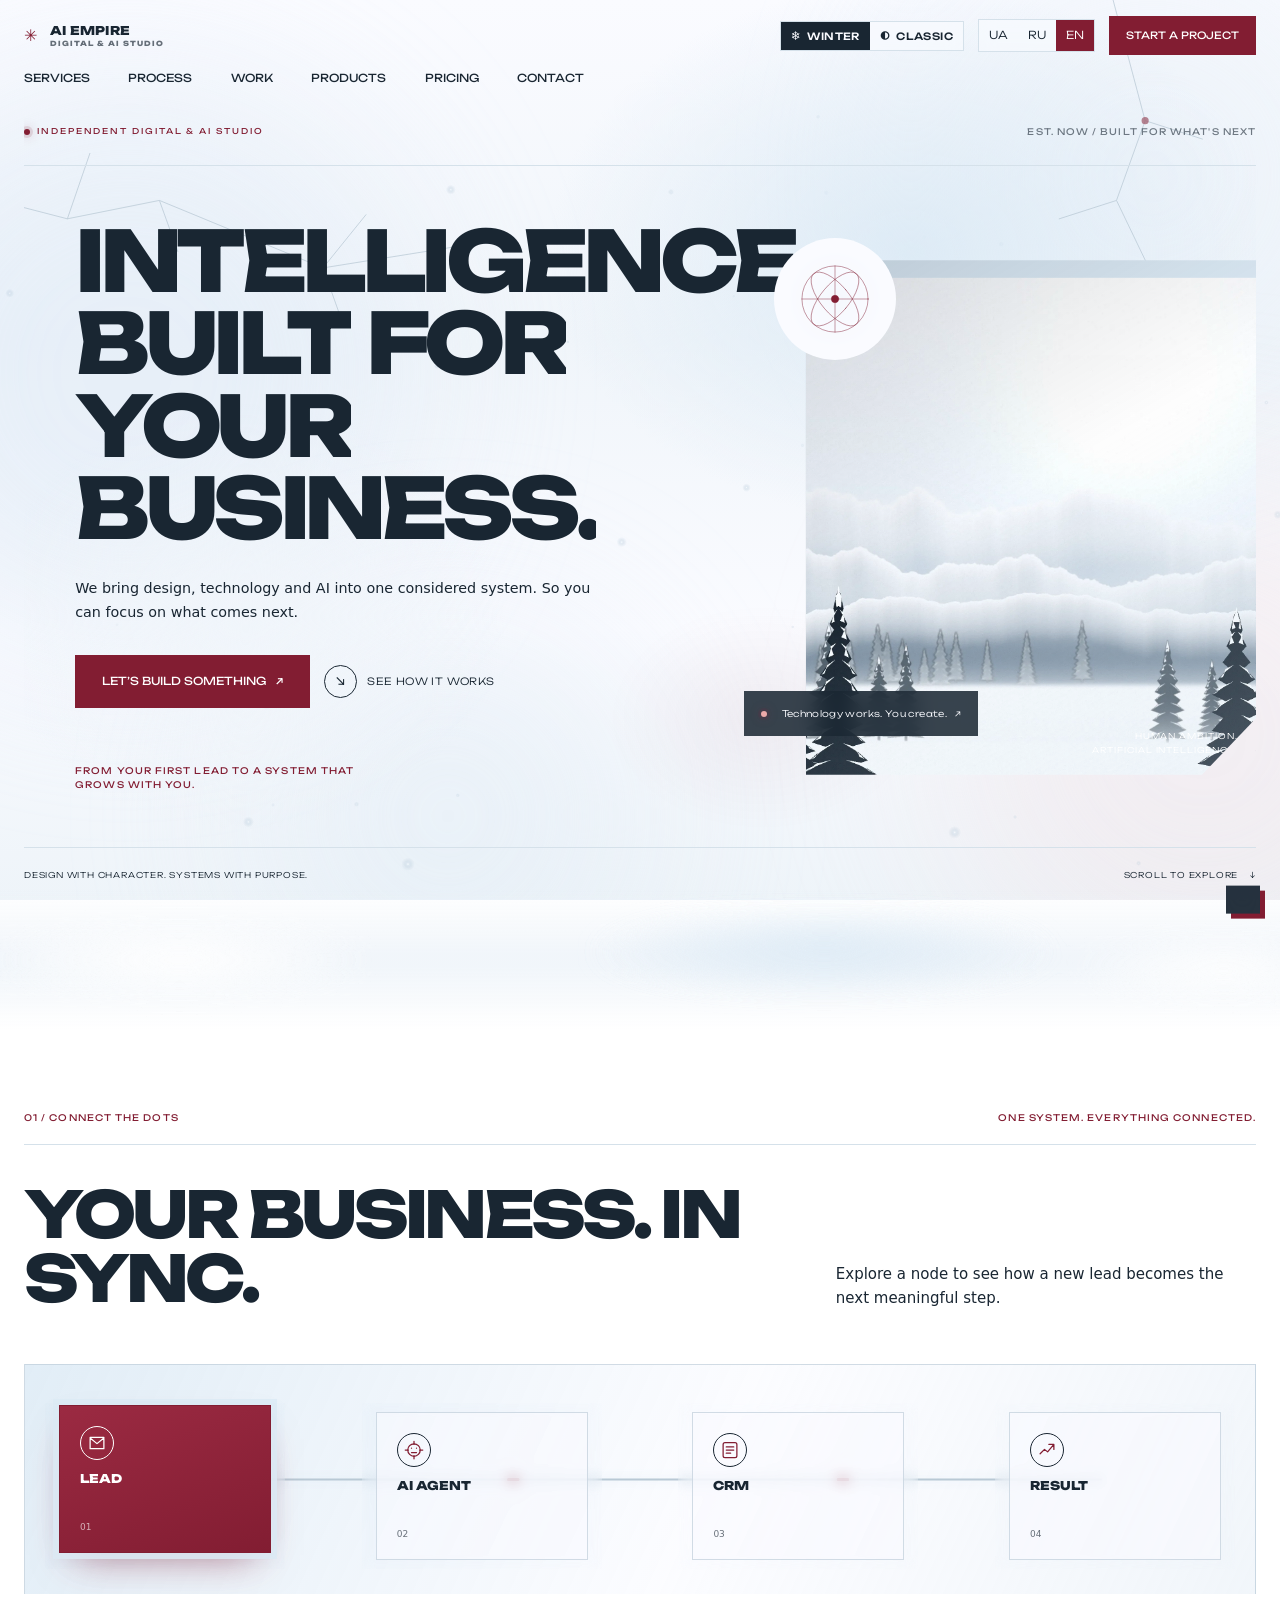
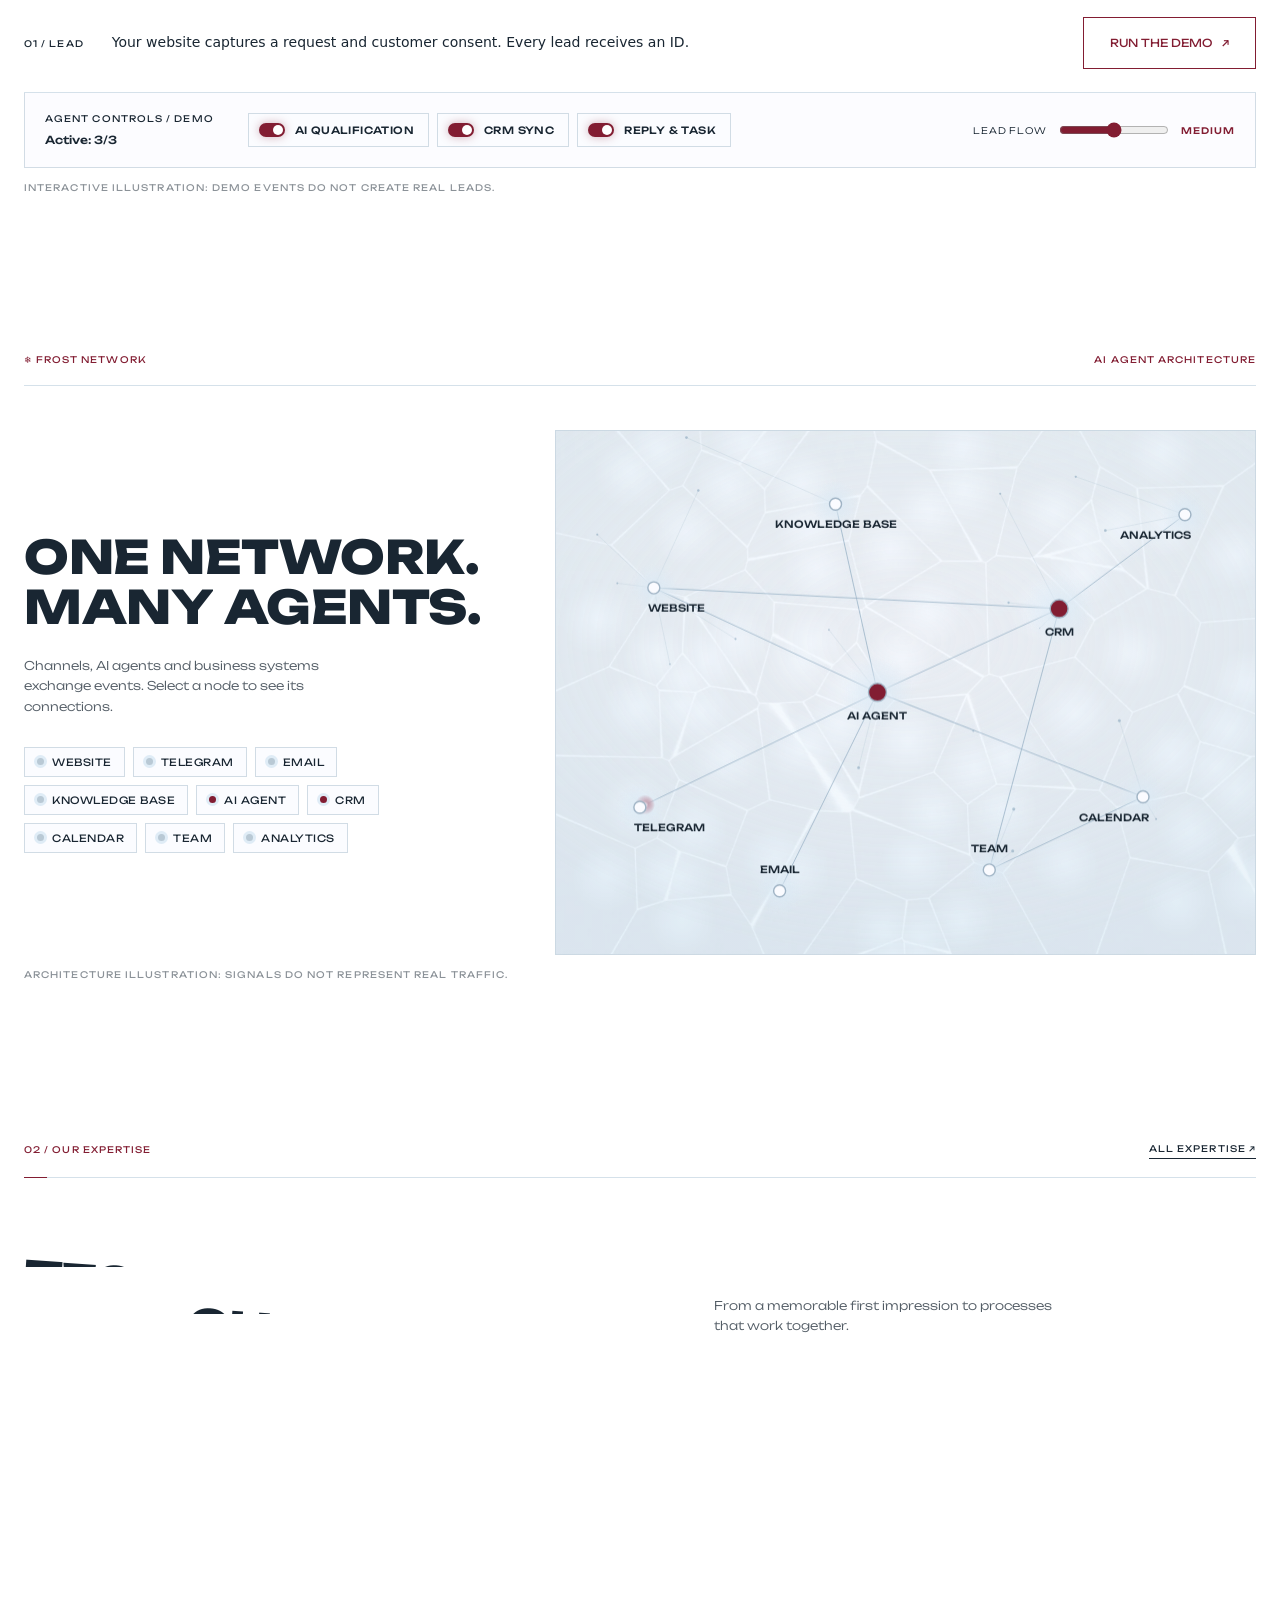
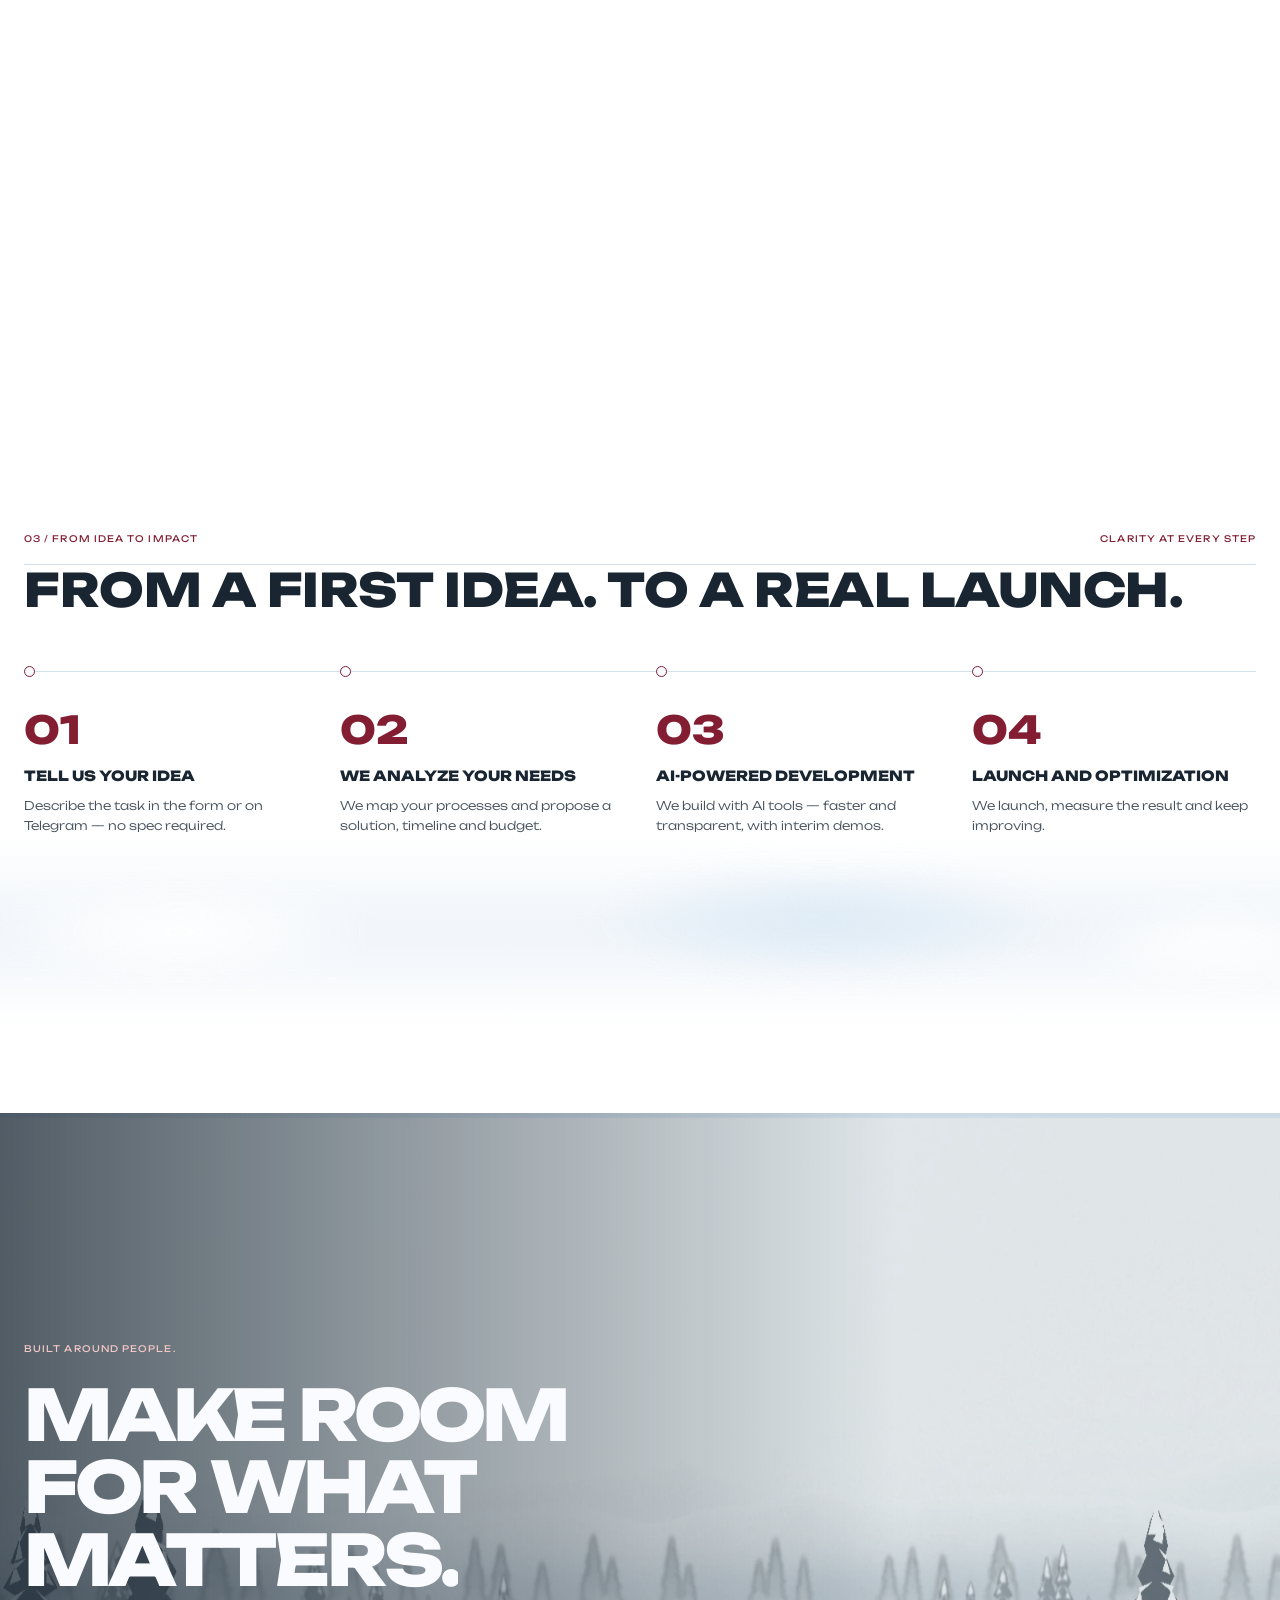
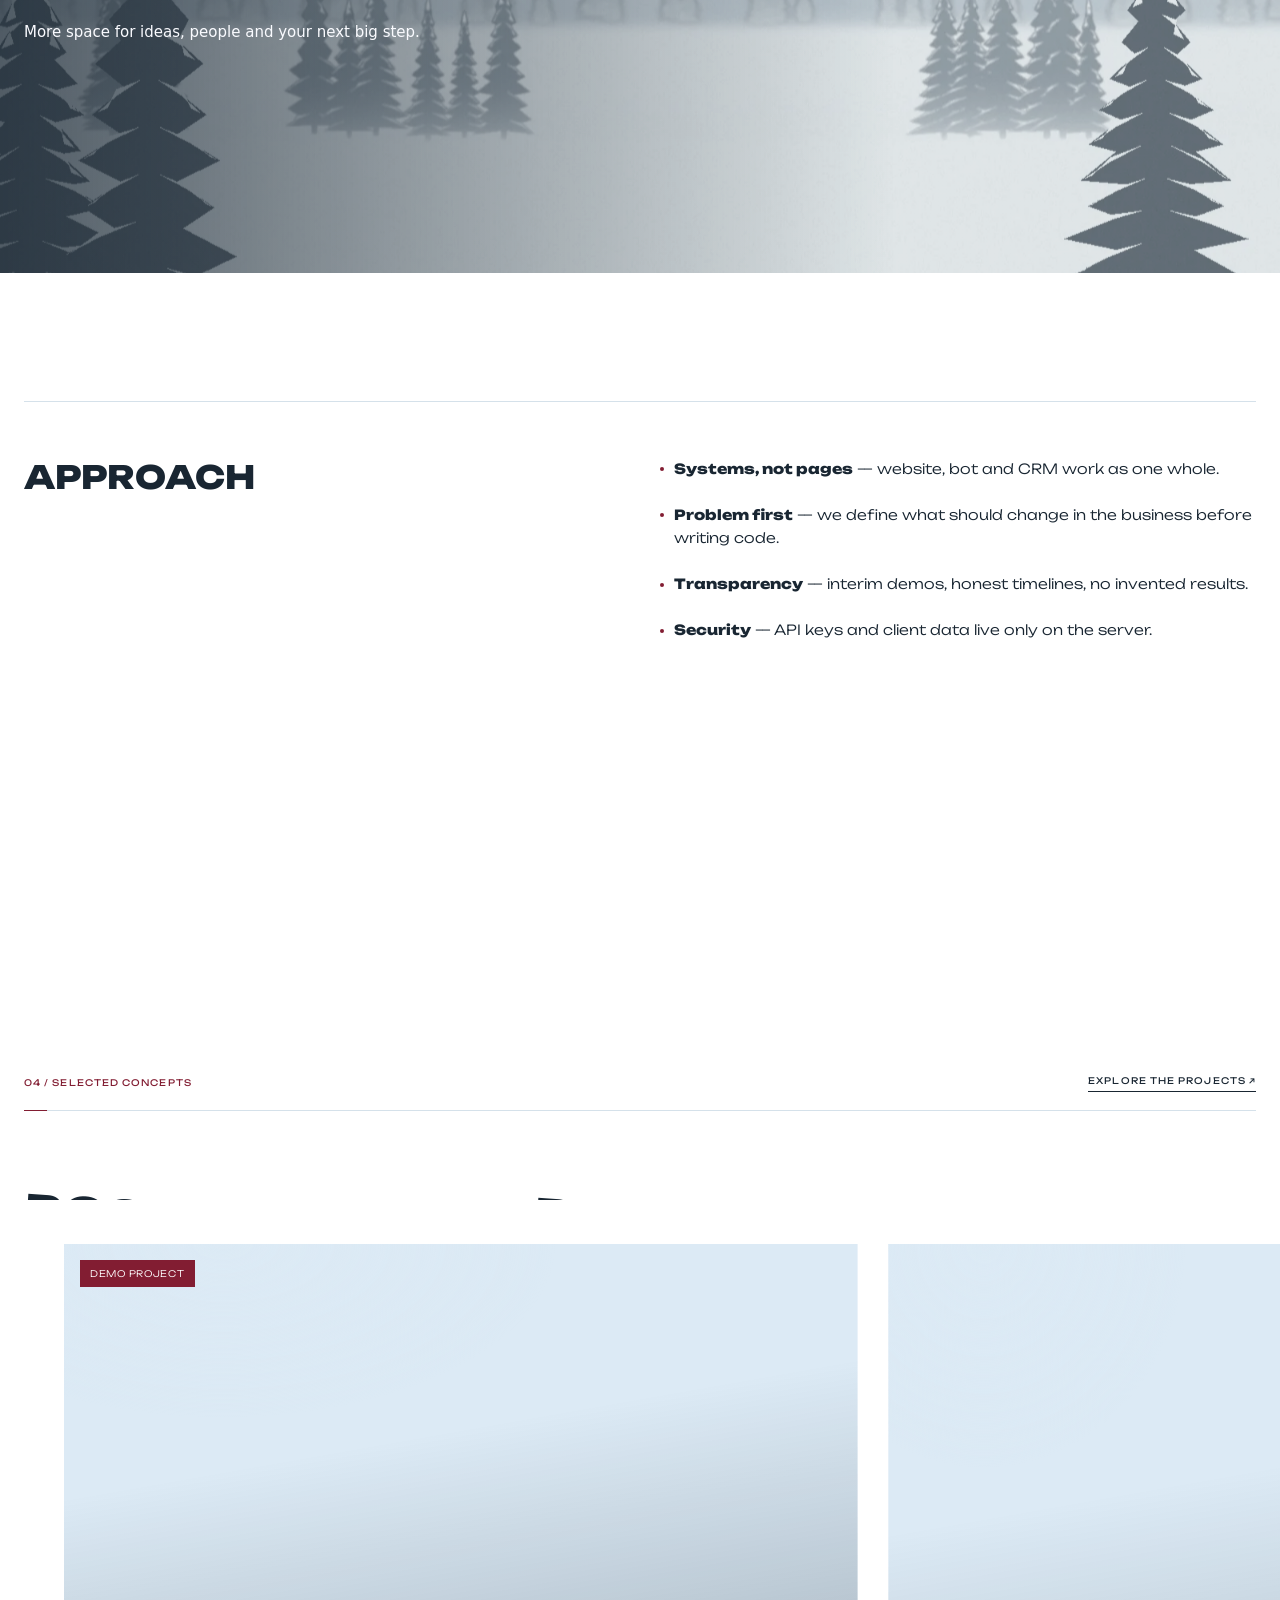
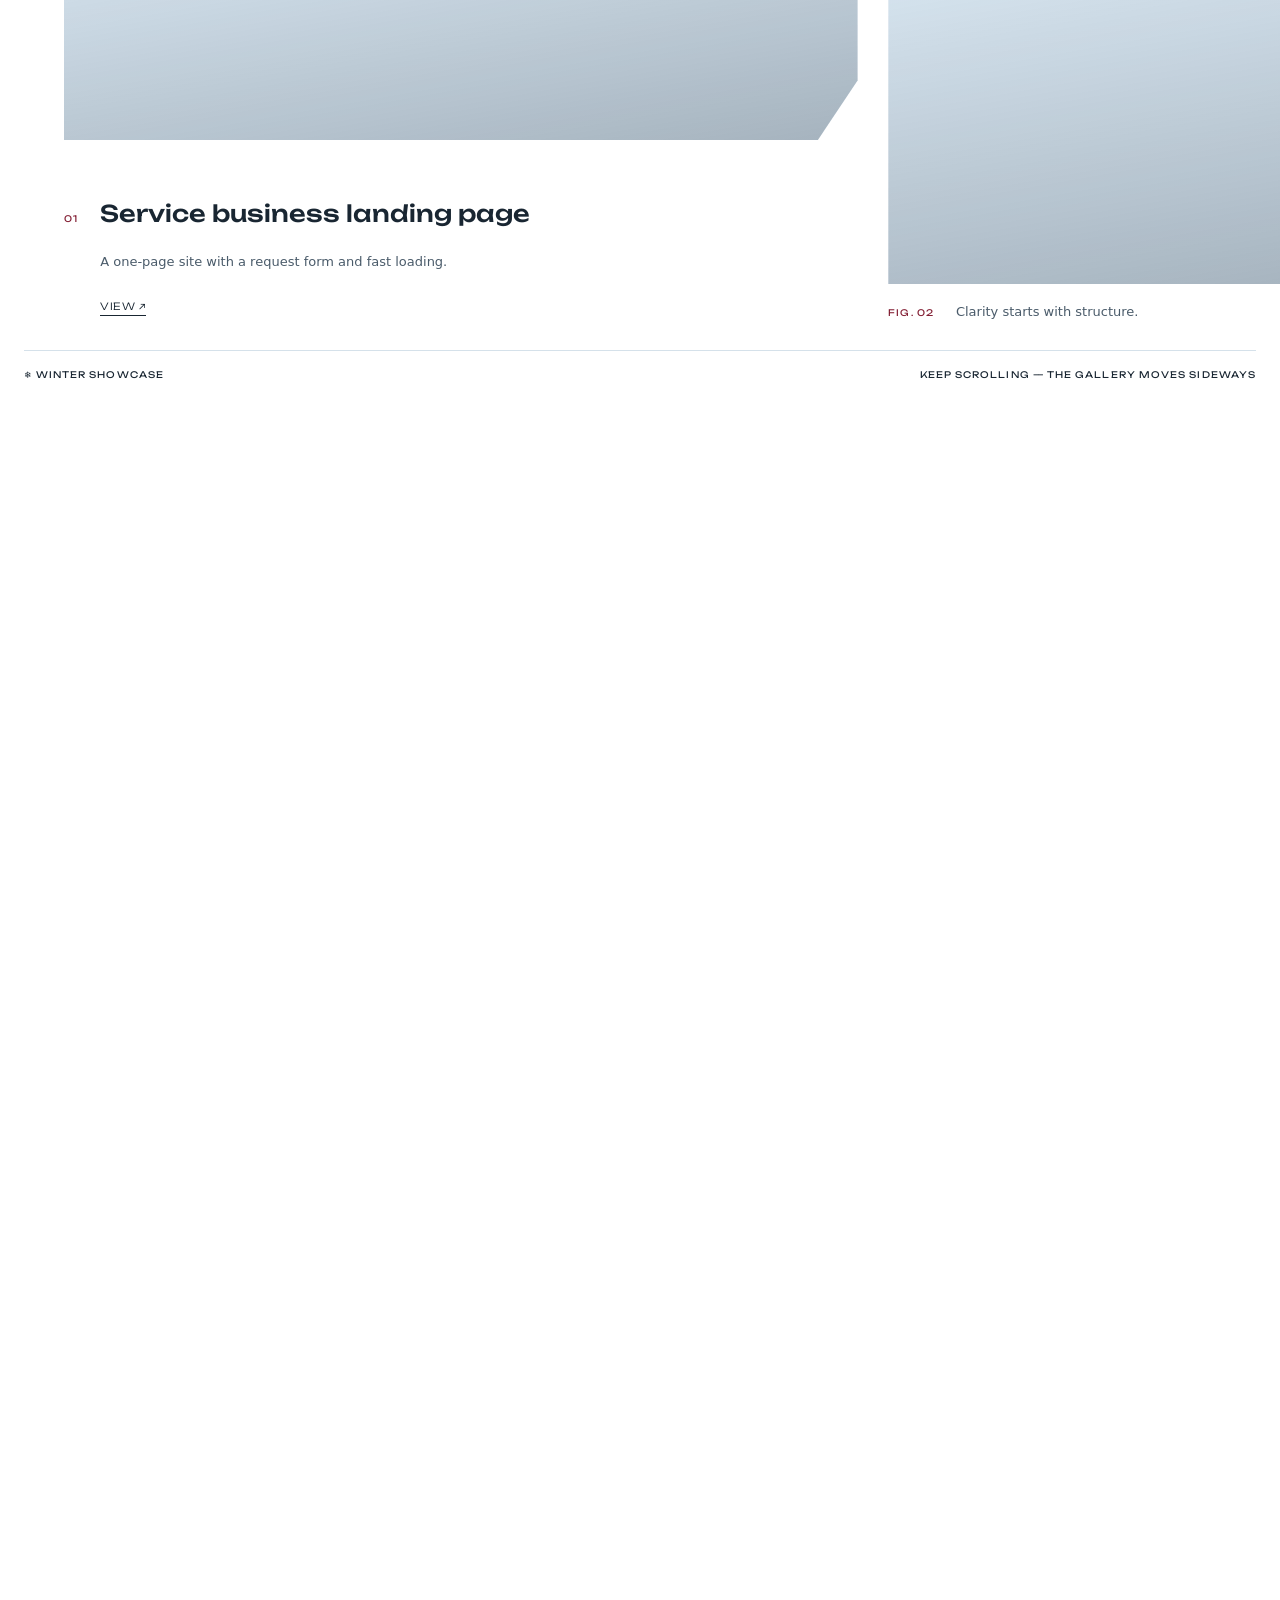
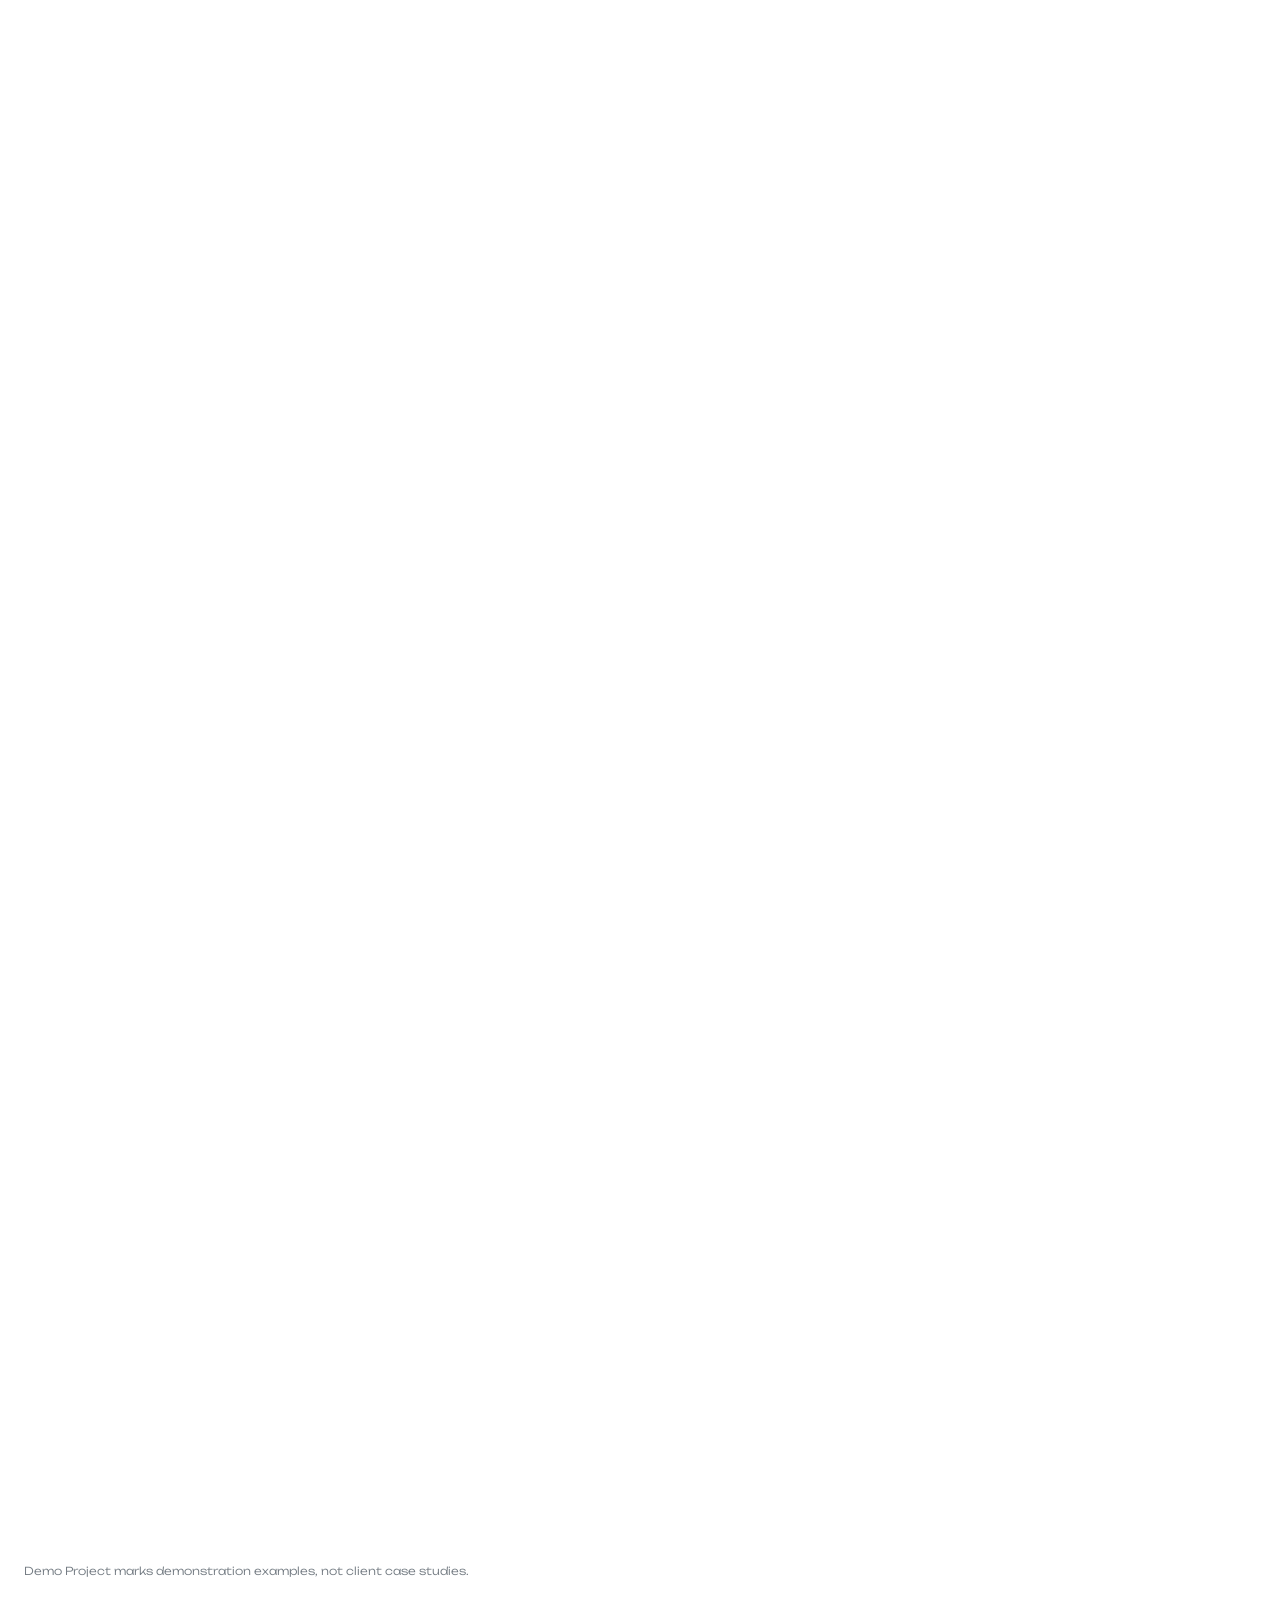
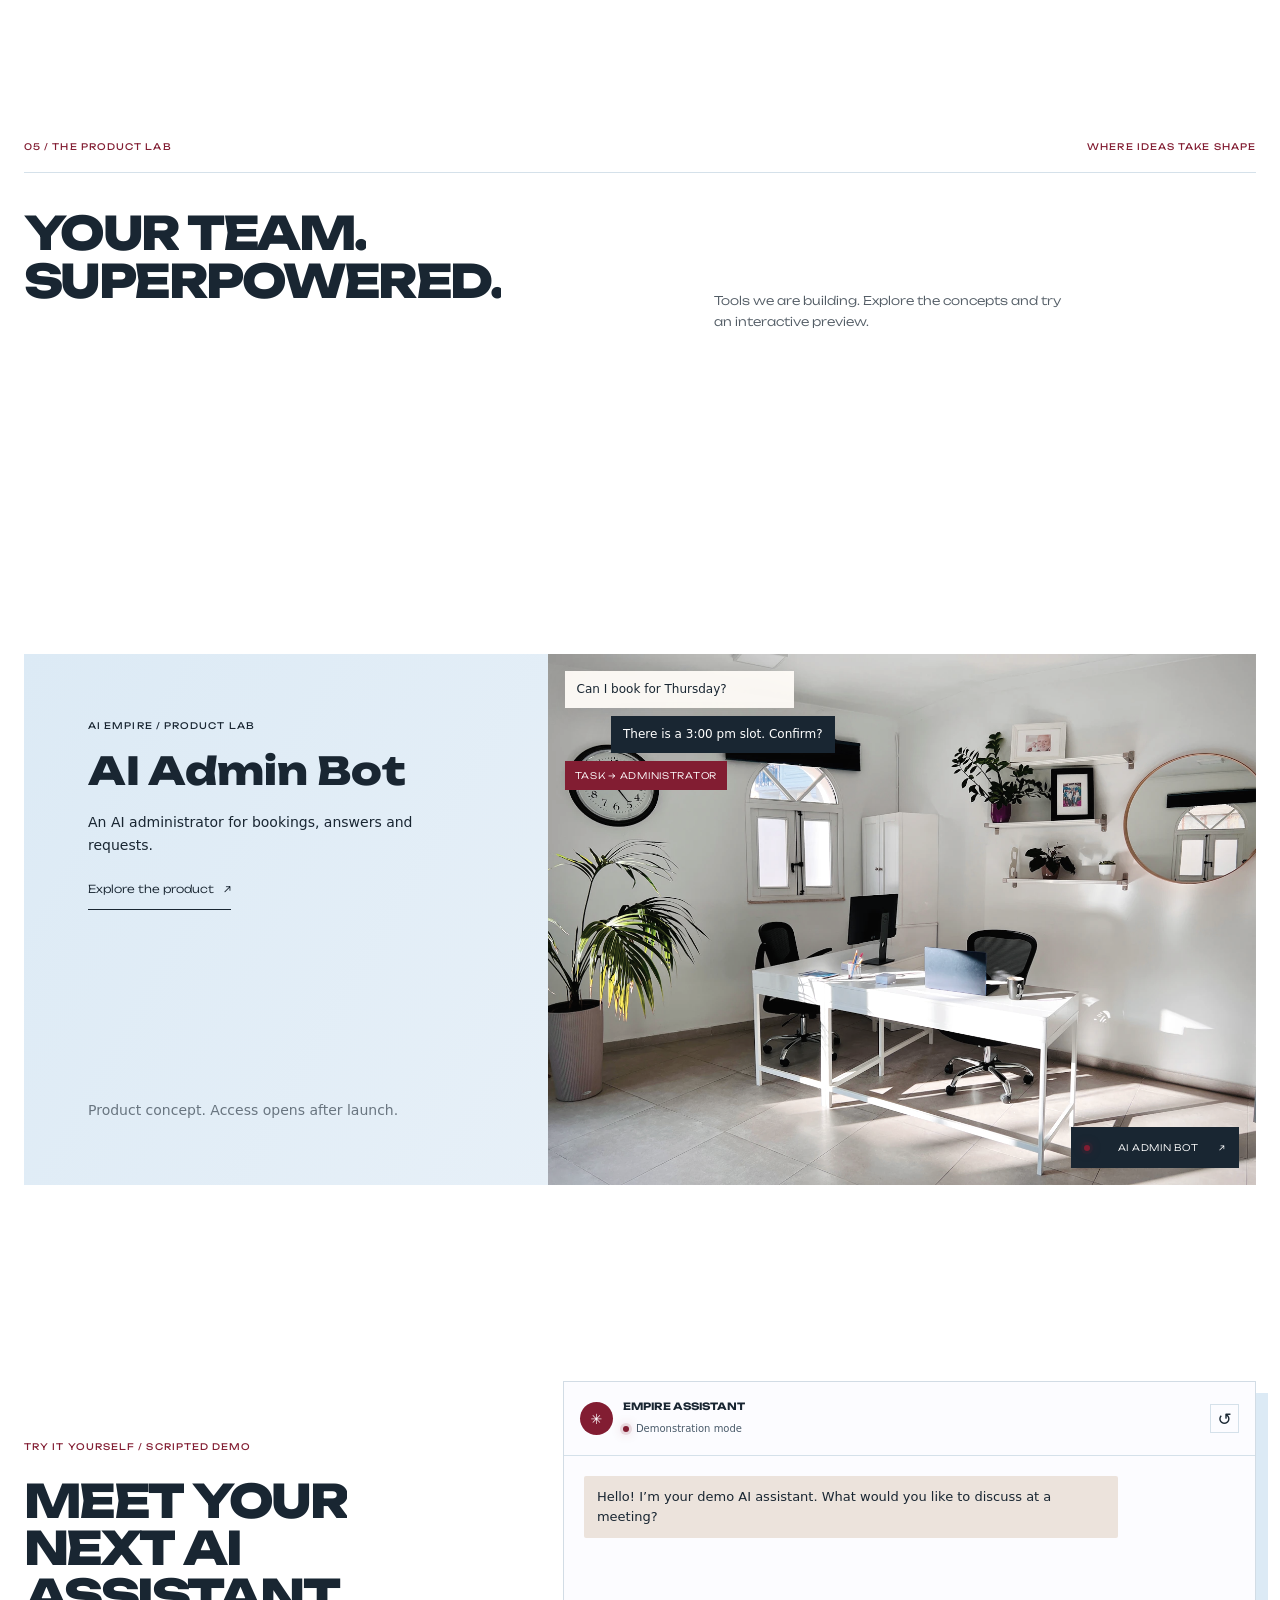
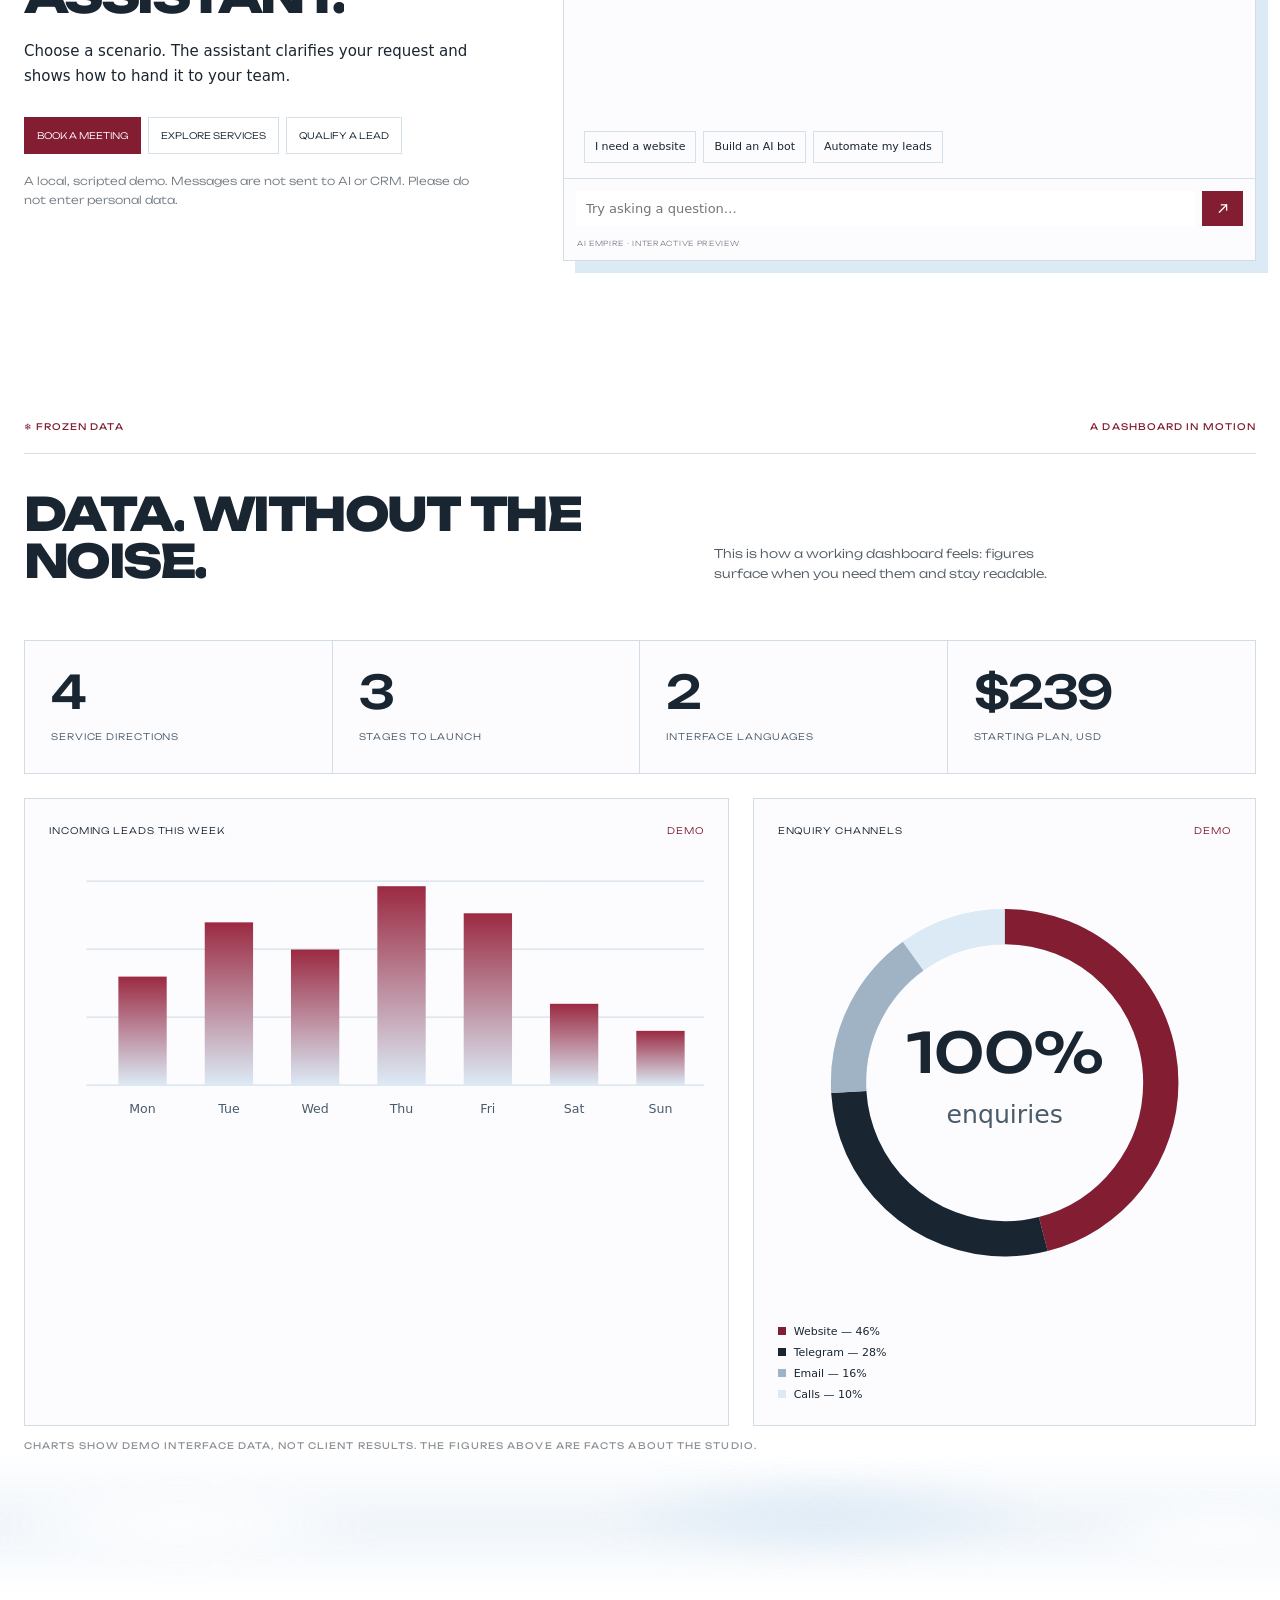
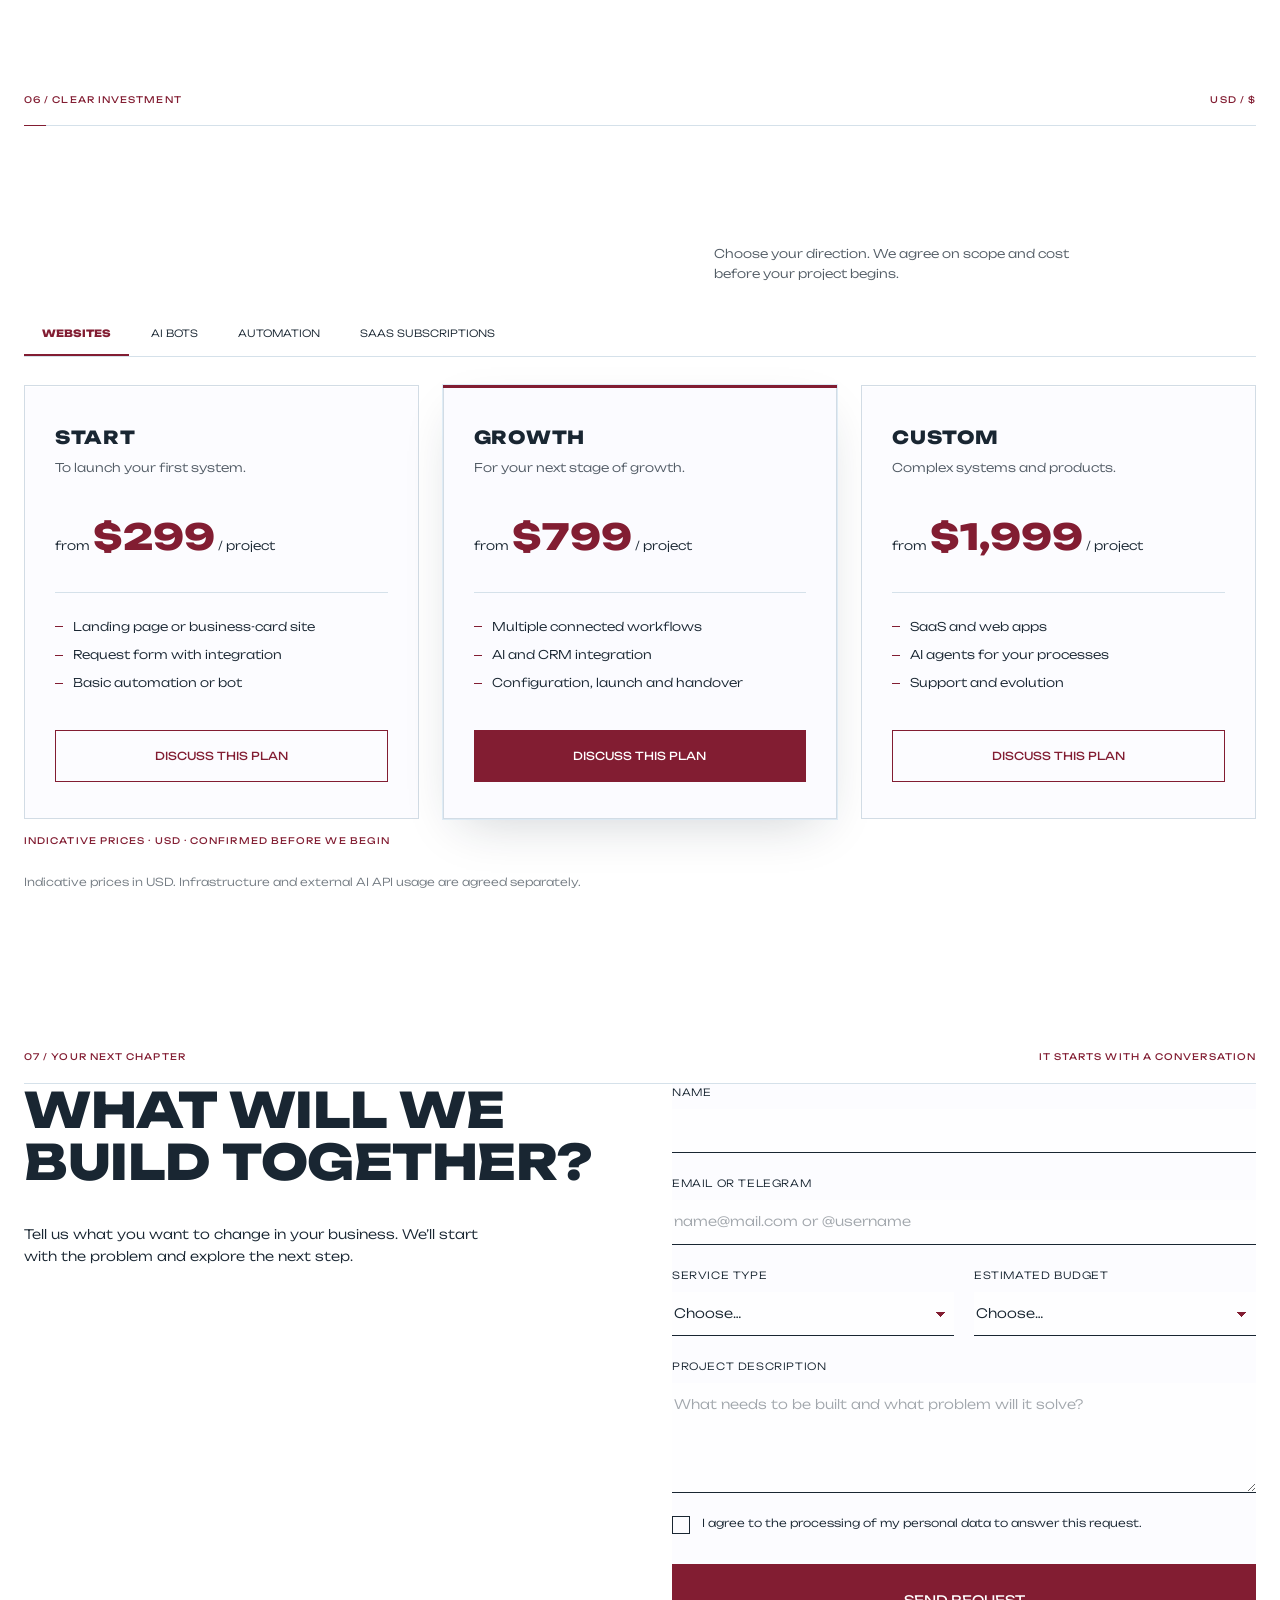
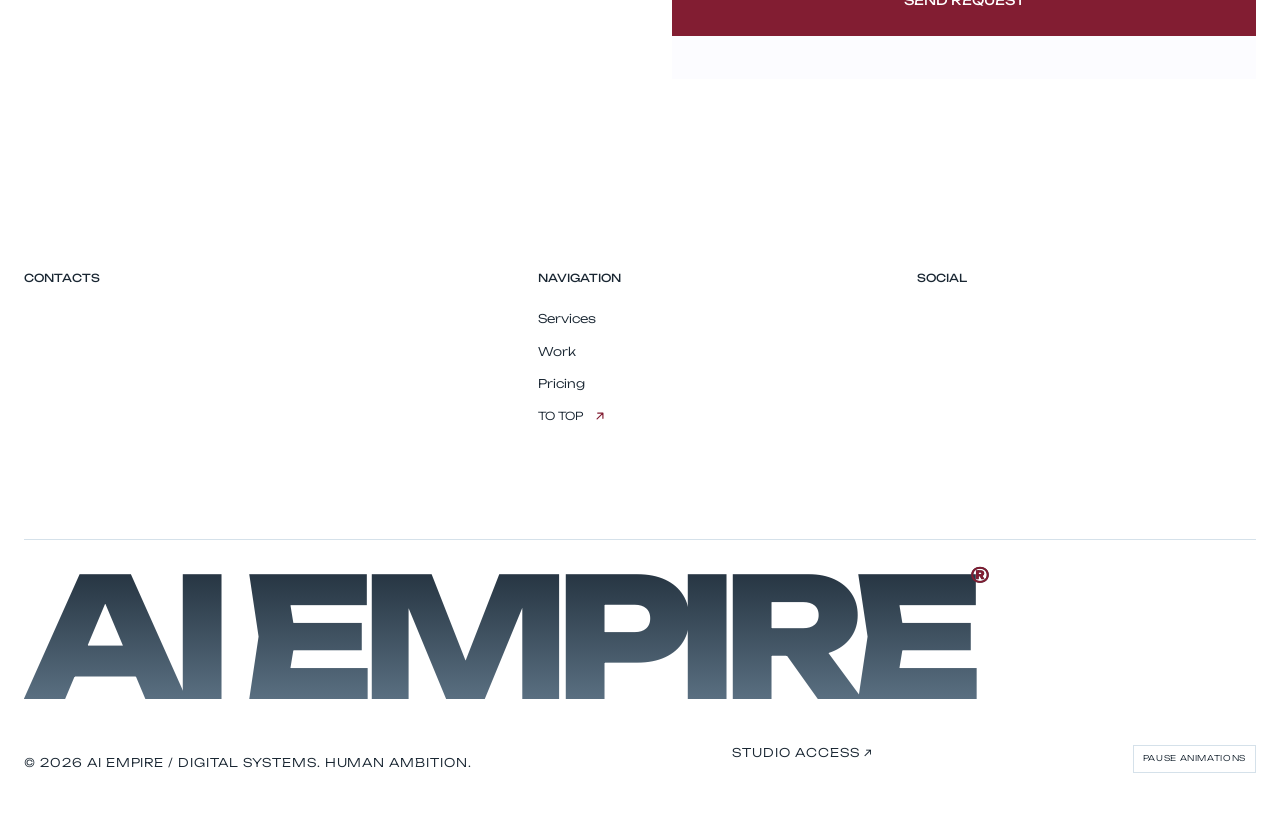
<file: index.html>
<!DOCTYPE html>
<html lang="ru">
<head>
<meta charset="utf-8">
<meta name="viewport" content="width=device-width,initial-scale=1,viewport-fit=cover">
<title>AI EMPIRE — AI-системы, сайты и автоматизация бизнеса</title>
<meta name="description" content="AI EMPIRE — независимая digital-студия. Создаём сайты, AI-ассистентов и автоматизацию для бизнеса. Исследуйте интерактивные демо и тарифы от $299.">
<meta name="theme-color" content="#fafbff">
<script src="/js/runtime.js"></script>
<script src="/js/theme.js"></script>
<meta property="og:type" content="website">
<meta property="og:title" content="AI EMPIRE — Digital systems. Human ambition.">
<meta property="og:description" content="Сайты, AI-ассистенты и автоматизация. Одна продуманная система для вашего бизнеса.">
<meta property="og:image" content="/assets/images/hero.webp">
<!-- <link rel="canonical" href="https://yourdomain.com/"> ← вкажіть домен -->
<link rel="preconnect" href="https://fonts.googleapis.com"><link rel="preconnect" href="https://fonts.gstatic.com" crossorigin>
<link href="https://fonts.googleapis.com/css2?family=Unbounded:wght@300;400;500;800&display=swap&subset=cyrillic" rel="stylesheet">
<link rel="stylesheet" href="/css/style.css">
<link rel="stylesheet" href="/css/premium.css">
<link rel="stylesheet" href="/css/winter.css">
<link rel="icon" href="/assets/favicon.svg" type="image/svg+xml">
<script src="/assets/vendor/gsap.min.js" defer></script>
<script src="/assets/vendor/ScrollTrigger.min.js" defer></script>
<script src="js/config.js" defer></script>
<script src="js/i18n.js" defer></script>
<script src="js/v3-i18n.js" defer></script>
<script src="js/main.js" defer></script>
<script src="js/premium.js" defer></script>
<script src="js/winter.js" defer></script>
</head>
<body id="top" class="is-loading">
<a class="skip" href="#main" data-i18n="skip">Skip</a>
<div class="loader" aria-hidden="true"><span id="loaderName"></span></div>
<div class="bar" aria-hidden="true"></div>
<div class="atmo" aria-hidden="true"><i class="b b1"></i><i class="b b2"></i><i class="b b3"></i><i class="b b4"></i></div>
<canvas id="snow" class="snow-canvas" aria-hidden="true" data-theme-only="winter"></canvas>
<header class="hdr shell">
  <div class="hrow">
    <a class="brand" href="#top" aria-label="AI Empire"><span class="brand-mark" aria-hidden="true">✳</span><span id="brandText">AI EMPIRE</span><small>DIGITAL & AI STUDIO</small></a>
    <div class="tools">
      <div class="theme-switch" role="group" data-i18n-aria="theme.label" aria-label="Theme"><button type="button" data-theme-set="winter" aria-pressed="true"><span aria-hidden="true">❄</span><b data-i18n="theme.winter">Winter</b></button><button type="button" data-theme-set="classic" aria-pressed="false"><span aria-hidden="true">◐</span><b data-i18n="theme.classic">Classic</b></button></div>
      <div class="lang" role="group" aria-label="Language"><button data-l="ua">UA</button><button data-l="ru">RU</button><button data-l="en">EN</button></div>
      <a class="btn btn--sm hcta" href="#contact" data-i18n="nav.cta"></a>
      <button class="burger" aria-expanded="false" aria-controls="nav" aria-label="Menu"><i></i><i></i></button>
    </div>
  </div>
  <nav class="nav" id="nav" aria-label="Main">
    <a href="#services" data-i18n="nav.services"></a><a href="#process" data-i18n="nav.process"></a><a href="#portfolio" data-i18n="nav.work"></a><a href="#products" data-i18n="nav.products"></a><a href="#pricing" data-i18n="nav.pricing"></a><a href="#contact" data-i18n="nav.contact"></a>
  </nav>
</header>
<main id="main" tabindex="-1">
  <section class="hero shell" aria-labelledby="hero-title">
    <canvas id="dots" aria-hidden="true"></canvas>
    <div class="hero-frost" aria-hidden="true" data-theme-only="winter" data-depth="-.3"></div>
    <svg class="ice-lines" aria-hidden="true" data-theme-only="winter" data-depth="-.6" viewBox="0 0 1440 900" preserveAspectRatio="xMidYMid slice"><path pathLength="1" d="M-10 170 L160 214 L250 196 L410 262 L560 238"/><path pathLength="1" d="M160 214 L182 150 M250 196 L268 246 M410 262 L452 210 M410 262 L430 318"/><path pathLength="1" d="M1450 610 L1290 560 L1200 590 L1060 520 L930 548"/><path pathLength="1" d="M1290 560 L1270 620 M1200 590 L1186 530 M1060 520 L1020 470 M1060 520 L1046 580"/><path pathLength="1" d="M1180 -10 L1214 118 L1186 196 L1236 300"/><path pathLength="1" d="M1214 118 L1270 136 M1186 196 L1130 214"/><circle cx="410" cy="262" r="3"/><circle cx="1060" cy="520" r="3"/><circle cx="1214" cy="118" r="2.5"/></svg>
    <div class="hero-topline"><p class="kicker"><span class="live-dot"></span><span data-i18n="hero.kicker">INDEPENDENT DIGITAL & AI STUDIO</span></p><span class="edition">EST. NOW / BUILT FOR WHAT'S NEXT</span></div>
    <div class="hero-main">
      <div class="hero-copy">
        <h1 id="hero-title" class="split big" data-i18n="hero.title">AI, КОТОРЫЙ РАБОТАЕТ НА ВАШ БИЗНЕС.</h1>
        <p class="lead" data-r data-i18n="hero.sub">Соединяем дизайн, технологии и AI в одну систему. Чтобы вы занимались развитием, а не рутиной.</p>
        <div class="cta" data-r>
          <a class="btn mag" href="#contact"><span data-i18n="hero.start">Обсудить проект</span><span aria-hidden="true">↗</span></a>
          <a class="text-cta" href="#system"><span class="play-ring" aria-hidden="true">↘</span><span data-i18n="hero.explore">Посмотреть, как это работает</span></a>
        </div>
        <p class="hero-caption" data-i18n="hero.caption">ОТ ПЕРВОЙ ЗАЯВКИ ДО СИСТЕМЫ, КОТОРАЯ РАСТЁТ С ВАМИ.</p>
      </div>
      <div class="hero-visual">
        <figure class="photo-mask hero-photo" data-depth=".35"><img src="/assets/images/winter-hero.webp" width="1400" height="1600" alt="Заснеженный хвойный склон и горы в морозной дымке" fetchpriority="high" decoding="async" data-parallax data-theme-only="winter"><img src="/assets/images/hero.webp" width="1400" height="1600" alt="Тёплая минималистичная архитектура и естественный свет" loading="lazy" decoding="async" data-parallax data-theme-only="classic"><figcaption><span>HUMAN AMBITION.</span><span>ARTIFICIAL INTELLIGENCE.</span></figcaption></figure>
        <div class="hero-orbit" aria-hidden="true" data-depth="1"><svg viewBox="0 0 160 160"><circle cx="80" cy="80" r="63"/><ellipse cx="80" cy="80" rx="27" ry="63" transform="rotate(40 80 80)"/><ellipse cx="80" cy="80" rx="27" ry="63" transform="rotate(-40 80 80)"/><path d="M17 80h126M80 17v126"/><circle cx="80" cy="80" r="7" class="orbit-core"/></svg></div>
        <div class="hero-note" data-depth=".7"><span class="live-dot"></span><span data-i18n="hero.note">Технологии работают. Вы создаёте.</span><span aria-hidden="true">↗</span></div>
        <span class="photo-index">FIG. 01 — SPACE FOR NEW IDEAS</span>
      </div>
    </div>
    <div class="hero-bottom"><span data-i18n="hero.bottom">ДИЗАЙН С ХАРАКТЕРОМ. СИСТЕМЫ СО СМЫСЛОМ.</span><a href="#services"><span data-i18n="scroll">Листайте, чтобы исследовать</span> ↓</a></div>
    <noscript><p>Для интерактивной демонстрации и отправки заявки включите JavaScript. <a href="/services/">Изучить услуги</a>.</p></noscript>
  </section>
  <div class="snow-haze" aria-hidden="true" data-theme-only="winter"></div>

  <section class="shell system-section" id="system" aria-labelledby="system-title">
    <div class="section-label"><span>01 / CONNECT THE DOTS</span><span data-i18n="system.eyebrow">Одна система. Никакого хаоса.</span></div>
    <div class="system-heading"><h2 id="system-title" data-i18n="system.title">Ваш бизнес. На связи.</h2><p data-i18n="system.sub">Нажмите на узел и посмотрите, как заявка превращается в следующий шаг.</p></div>
    <div class="pipeline-canvas" data-r>
      <svg class="pipeline-lines" viewBox="0 0 1000 150" preserveAspectRatio="none" aria-hidden="true"><defs><clipPath id="wireClip"><rect id="wireClipRect" x="0" y="0" width="1000" height="150"/></clipPath></defs><path class="wire" pathLength="1" d="M125 75H375H625H875"/><g clip-path="url(#wireClip)"><path class="wire-signal" d="M125 75H375H625H875"/><path class="wire-signal wire-signal--b" d="M125 75H375H625H875"/></g></svg>
      <ol class="flow" id="flow"></ol>
    </div>
    <div class="pipeline-detail"><div><span id="flowIndex" class="micro">01 / LEAD</span><p id="flowDetail" aria-live="polite"></p></div><button class="btn btn--line" id="runFlow" type="button"><span data-i18n="system.run">Запустить демо</span><span aria-hidden="true">↗</span></button></div>
    <div class="agent-console" role="group" aria-labelledby="agentConsoleTitle">
      <div class="agent-console-head"><span class="micro" id="agentConsoleTitle" data-i18n="agents.title">Управление агентами / демо</span><span class="agent-status" id="agentStatus" aria-live="polite"></span></div>
      <div class="agent-switches">
        <button type="button" role="switch" aria-checked="true" data-agent="1"><i aria-hidden="true"></i><span data-i18n="agents.qualify">AI-квалификация</span></button>
        <button type="button" role="switch" aria-checked="true" data-agent="2"><i aria-hidden="true"></i><span data-i18n="agents.crm">Синхронизация CRM</span></button>
        <button type="button" role="switch" aria-checked="true" data-agent="3"><i aria-hidden="true"></i><span data-i18n="agents.reply">Ответ и задача</span></button>
      </div>
      <label class="agent-load" for="agentLoad"><span data-i18n="agents.load">Поток заявок</span><input type="range" id="agentLoad" min="1" max="3" step="1" value="2"><output id="agentLoadOut" for="agentLoad"></output></label>
    </div>
    <p class="micro demo-disclosure" data-i18n="system.disclaimer">Интерактивная схема: демонстрационные события не создают реальные заявки.</p>
  </section>

  <section class="shell sec frost-network" id="network" data-theme-only="winter" aria-labelledby="network-title">
    <div class="section-label"><span>❄ FROST NETWORK</span><span data-i18n="net.label">Архитектура AI-агентов</span></div>
    <div class="network-layout">
      <div class="network-copy">
        <h2 id="network-title" class="split big2" data-i18n="net.title"></h2>
        <p class="sub" data-i18n="net.sub"></p>
        <div class="network-legend" id="networkLegend" role="group" data-i18n-aria="net.pick" aria-label="Nodes"></div>
      </div>
      <div class="network-stage"><canvas id="frostNetwork" role="img" data-i18n-aria="net.aria" aria-label="AI agent network"></canvas></div>
    </div>
    <p class="micro demo-disclosure" data-i18n="net.note"></p>
  </section>

  <section class="shell sec" id="services">
    <div class="section-label"><span>02 / OUR EXPERTISE</span><a href="/services/" data-i18n="svc.all">Все направления ↗</a></div>
    <div class="shead">
      <h2 class="split big2" data-i18n="svc.title"></h2>
      <p class="sub" data-r data-i18n="svc.sub"></p>
    </div>
    <div class="svc-grid" id="serviceList"></div>
  </section>

  <section class="shell sec" id="process">
    <div class="section-label"><span>03 / FROM IDEA TO IMPACT</span><span data-i18n="proc.label">Понятно на каждом этапе</span></div>
    <h2 class="split big2" data-i18n="proc.title"></h2>
    <ol class="steps rule" id="steps" data-r></ol>
  </section>

  <div class="snow-haze snow-haze--deep" aria-hidden="true" data-theme-only="winter"></div>
  <section class="visual-break" aria-label="Студийный подход">
    <figure class="photo-mask"><img src="/assets/images/winter-forest.webp" width="1600" height="1000" alt="Хвойный лес, растворяющийся в морозном тумане" loading="lazy" decoding="async" data-parallax data-theme-only="winter"><img src="/assets/images/studio.webp" width="1600" height="1000" alt="Светлое рабочее пространство для новых идей" loading="lazy" decoding="async" data-parallax data-theme-only="classic"></figure>
    <div class="visual-copy shell"><span class="micro">BUILT AROUND PEOPLE.</span><h2 class="split" data-i18n="visual.title">БОЛЬШЕ ПРОСТРАНСТВА ДЛЯ ГЛАВНОГО.</h2><p data-i18n="visual.sub">Освободите время для идей, людей и следующего большого шага.</p></div>
  </section>

  <section class="shell sec" id="about">
    <div class="row rule" data-r>
      <h2 class="split" data-i18n="about.title"></h2>
      <ul class="dots-list" id="aboutList"></ul>
    </div>
    <div class="row rule" data-r>
      <h2 class="split" data-i18n="about.tech"></h2>
      <ul class="chips" id="techList"></ul>
    </div>
  </section>

  <section class="sec" id="portfolio">
    <div class="shell section-label"><span>04 / SELECTED CONCEPTS</span><a href="/portfolio/" data-i18n="work.all">Исследовать проекты ↗</a></div>
    <div class="shell thead">
      <h2 class="split big2" data-i18n="portfolio.title"></h2>
      <div class="ctrl" data-theme-only="classic"><button data-d="-1" aria-label="Previous"><svg viewBox="0 0 24 24"><path d="M19 12H5M11 6l-6 6 6 6"/></svg></button><button data-d="1" aria-label="Next"><svg viewBox="0 0 24 24"><path d="M5 12h14M13 6l6 6-6 6"/></svg></button></div>
    </div>
    <div class="track" id="track" tabindex="0" role="region" aria-label="Portfolio" data-theme-only="classic"></div>
    <div class="winter-showcase" id="showcase" data-theme-only="winter">
      <div class="showcase-viewport" id="showcaseViewport" tabindex="0" role="region" data-i18n-aria="show.aria" aria-label="Winter showcase"><div class="showcase-track" id="showcaseTrack"></div></div>
      <div class="shell showcase-foot"><span class="micro">❄ WINTER SHOWCASE</span><span class="micro" data-i18n="show.hint"></span></div>
    </div>
    <div class="shell"><div class="prog" data-theme-only="classic"><i id="prog"></i></div><p class="note" data-i18n="portfolio.note"></p></div>
  </section>

  <section class="shell sec" id="products">
    <div class="section-label"><span>05 / THE PRODUCT LAB</span><span data-i18n="prod.lab">Наши идеи обретают форму</span></div>
    <div class="shead">
      <h2 class="split big2" data-i18n="prod.title"></h2>
      <p class="sub" data-r data-i18n="prod.sub"></p>
    </div>
    <div class="prod-grid" id="productList"></div>
    <div class="product-showcase" id="productShowcase"><div class="product-description"><span class="micro">AI EMPIRE / PRODUCT LAB</span><h3 id="productName"></h3><p id="productDescription"></p><a class="link" id="productLink" href="/products/adminbot/"><span data-i18n="prod.detail">Исследовать продукт</span> ↗</a><p class="note" data-i18n="prod.preview">Концепция продукта. Доступ — после запуска.</p></div><div class="product-image photo-mask"><img src="/assets/images/products.webp" width="1200" height="900" alt="Рабочие инструменты цифровой студии" loading="lazy" decoding="async"><div class="product-ui" id="productUi" aria-hidden="true"></div><div class="product-widget"><span class="live-dot"></span><span id="productWidget">AI Admin Bot</span><span>↗</span></div></div></div>
  </section>

  <section class="shell sec" id="demo" aria-labelledby="demo-title">
    <div class="demo-layout"><div class="demo-copy"><span class="micro">TRY IT YOURSELF / SCRIPTED DEMO</span><h2 id="demo-title" class="split big2" data-i18n="demo.title">ПОЗНАКОМЬТЕСЬ С ВАШИМ AI-АДМИНИСТРАТОРОМ.</h2><p data-i18n="demo.sub">Выберите сценарий. Ассистент уточнит задачу и покажет, как передать её команде.</p><div class="demo-scenarios" role="group" aria-label="Demo scenarios"><button type="button" data-scenario="booking" class="on" aria-pressed="true" data-i18n="demo.booking">Запись на встречу</button><button type="button" data-scenario="support" aria-pressed="false" data-i18n="demo.support">Вопрос об услугах</button><button type="button" data-scenario="lead" aria-pressed="false" data-i18n="demo.lead">Квалификация лида</button></div><p class="note" data-i18n="demo.disclaimer">Локальная сценарная демонстрация. Сообщения не отправляются в AI или CRM. Не вводите персональные данные.</p></div><div class="chat-window"><div class="chat-head"><span class="assistant-avatar" aria-hidden="true">✳</span><div><strong>EMPIRE ASSISTANT</strong><small><span class="live-dot"></span><span data-i18n="demo.ready">Демонстрационный режим</span></small></div><button id="resetDemo" type="button" aria-label="Reset demo">↺</button></div><div id="chatMessages" class="chat-messages" role="log" aria-live="polite" aria-relevant="additions"></div><div id="chatOptions" class="chat-options"></div><form id="demoForm" class="chat-input"><label class="sr-only" for="demoMessage" data-i18n="demo.input">Сообщение для демонстрации</label><input id="demoMessage" maxlength="200" autocomplete="off" data-i18n-ph="demo.placeholder" placeholder="Попробуйте задать вопрос…"><button type="submit" aria-label="Send demo message">↗</button></form><span class="chat-foot">AI EMPIRE · INTERACTIVE PREVIEW</span></div></div>
  </section>

  <section class="shell sec frozen-data" id="data" data-theme-only="winter" aria-labelledby="data-title">
    <div class="section-label"><span>❄ FROZEN DATA</span><span data-i18n="data.label"></span></div>
    <div class="shead"><h2 id="data-title" class="split big2" data-i18n="data.title"></h2><p class="sub" data-i18n="data.sub"></p></div>
    <div class="frost-kpis" id="frostKpis"></div>
    <div class="frost-charts"><figure class="frost-chart" id="frostBars"></figure><figure class="frost-chart" id="frostRing"></figure></div>
    <p class="micro demo-disclosure" data-i18n="data.note"></p>
  </section>
  <div class="snow-haze" aria-hidden="true" data-theme-only="winter"></div>

  <section class="shell sec" id="pricing">
    <div class="section-label"><span>06 / CLEAR INVESTMENT</span><span>USD / $</span></div>
    <div class="shead">
      <h2 class="split big2" data-i18n="price.title"></h2>
      <p class="sub" data-r data-i18n="price.sub"></p>
    </div>
    <div class="pricing-tabs" role="tablist" aria-label="Pricing categories"><button type="button" role="tab" id="price-web" aria-controls="planList" data-price-category="web" aria-selected="true" data-i18n="price.web">Сайты</button><button type="button" role="tab" id="price-assistants" aria-controls="planList" data-price-category="assistants" aria-selected="false" tabindex="-1" data-i18n="price.assistants">AI-боты</button><button type="button" role="tab" id="price-automation" aria-controls="planList" data-price-category="automation" aria-selected="false" tabindex="-1" data-i18n="price.automation">Автоматизация</button><button type="button" role="tab" id="price-saas" aria-controls="planList" data-price-category="saas" aria-selected="false" tabindex="-1" data-i18n="price.saas">SaaS-подписки</button></div>
    <div class="plans" id="planList" role="tabpanel" aria-labelledby="price-web" tabindex="0"></div>
    <p id="pricingSource" class="micro"></p>
    <p class="note" data-i18n="price.note"></p>
  </section>

  <section class="shell sec end" id="contact">
    <div class="section-label"><span>07 / YOUR NEXT CHAPTER</span><span data-i18n="contact.label">Начинается с разговора</span></div>
    <div class="contact">
      <div>
        <h2 class="split giant" data-i18n="contact.title"></h2>
        <p class="lead" data-r data-i18n="contact.sub"></p>
        <div class="direct" data-r>
          <p class="note" data-i18n="contact.or"></p>
          <a class="link mag" data-tg><span data-i18n="tg"></span><svg viewBox="0 0 24 24"><path d="M7 17 17 7M8 7h9v9"/></svg></a>
        </div>
      </div>
      <form class="form" id="leadForm" novalidate data-r>
        <div class="fld"><label for="f-name" data-i18n="f.name"></label><input id="f-name" name="name" autocomplete="name" maxlength="80" required></div>
        <div class="fld"><label for="f-contact" data-i18n="f.contact"></label><input id="f-contact" name="contact" autocomplete="email" maxlength="120" required data-i18n-ph="f.contactPh"></div>
        <div class="fld half"><label for="f-service" data-i18n="f.service"></label>
          <select id="f-service" name="service" required>
            <option value="" data-i18n="f.pick"></option><option value="automation" data-i18n="opt.automation"></option><option value="web" data-i18n="opt.web"></option><option value="assistants" data-i18n="opt.assistants"></option><option value="leadgen" data-i18n="opt.leadgen"></option><option value="saas" data-i18n="opt.saas"></option><option value="other" data-i18n="opt.other"></option>
          </select></div>
        <div class="fld half"><label for="f-budget" data-i18n="f.budget"></label>
          <select id="f-budget" name="budget" required>
            <option value="" data-i18n="f.pick"></option><option value="lt299" data-i18n="opt.lt299"></option><option value="299-799" data-i18n="opt.299-799"></option><option value="799-1999" data-i18n="opt.799-1999"></option><option value="1999+" data-i18n="opt.1999+"></option><option value="unknown" data-i18n="opt.unknown"></option>
          </select></div>
        <div class="fld"><label for="f-message" data-i18n="f.message"></label><textarea id="f-message" name="message" rows="4" maxlength="2000" required data-i18n-ph="f.messagePh"></textarea></div>
        <div class="hp" aria-hidden="true"><label for="f-website">Website</label><input id="f-website" name="website" tabindex="-1" autocomplete="off"></div>
        <div class="fld chk"><input type="checkbox" id="f-consent" name="consent" required><label for="f-consent" data-i18n="f.consent"></label></div>
        <button class="btn btn--big mag" type="submit" data-i18n="f.submit"></button>
        <p class="fstatus" id="fStatus" role="status" aria-live="polite"></p>
      </form>
    </div>
  </section>
</main>
<footer class="shell foot">
  <div class="fcols rule" data-r>
    <div><h4 data-i18n="foot.contacts"></h4><p id="fMail"></p><p id="fTg"></p></div>
    <div><h4 data-i18n="foot.nav"></h4><a href="#services" data-i18n="nav.services"></a><a href="#portfolio" data-i18n="nav.work"></a><a href="#pricing" data-i18n="nav.pricing"></a><a class="up" href="#top"><span data-i18n="foot.up"></span> <svg viewBox="0 0 24 24"><path d="M7 17 17 7M8 7h9v9"/></svg></a></div>
    <div><h4 data-i18n="foot.social"></h4><div id="socials"></div></div>
  </div>
  <div class="footer-wordmark" aria-hidden="true">AI EMPIRE<span>®</span></div><div class="footer-bottom"><p class="copy">© <span id="yr"></span> <span id="copyName"></span> / DIGITAL SYSTEMS. HUMAN AMBITION.</p><a href="/admin">Studio access ↗</a><button id="motionToggle" type="button" aria-pressed="false" data-i18n="motion.pause">Остановить анимации</button></div>
</footer>
<div id="demoToast" class="demo-toast" role="status" aria-live="polite"></div>
</body>
</html>
</file>
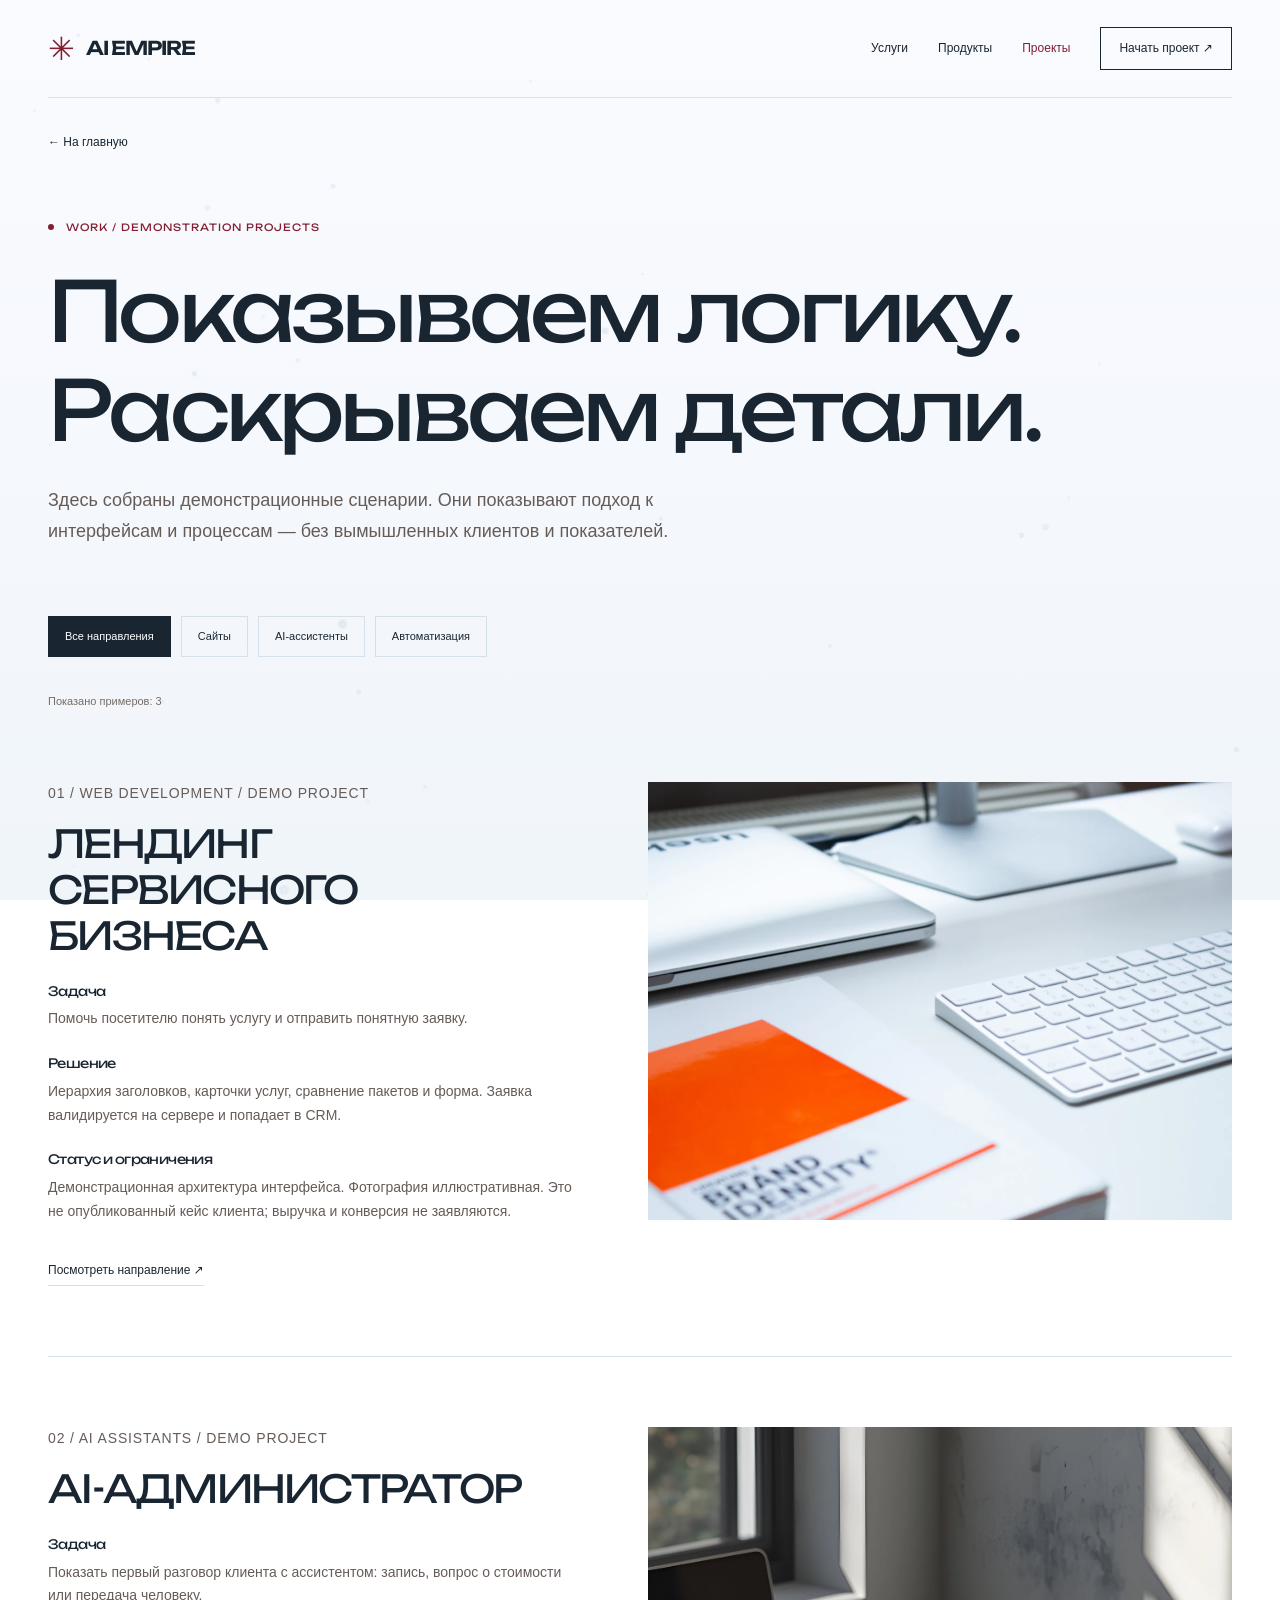
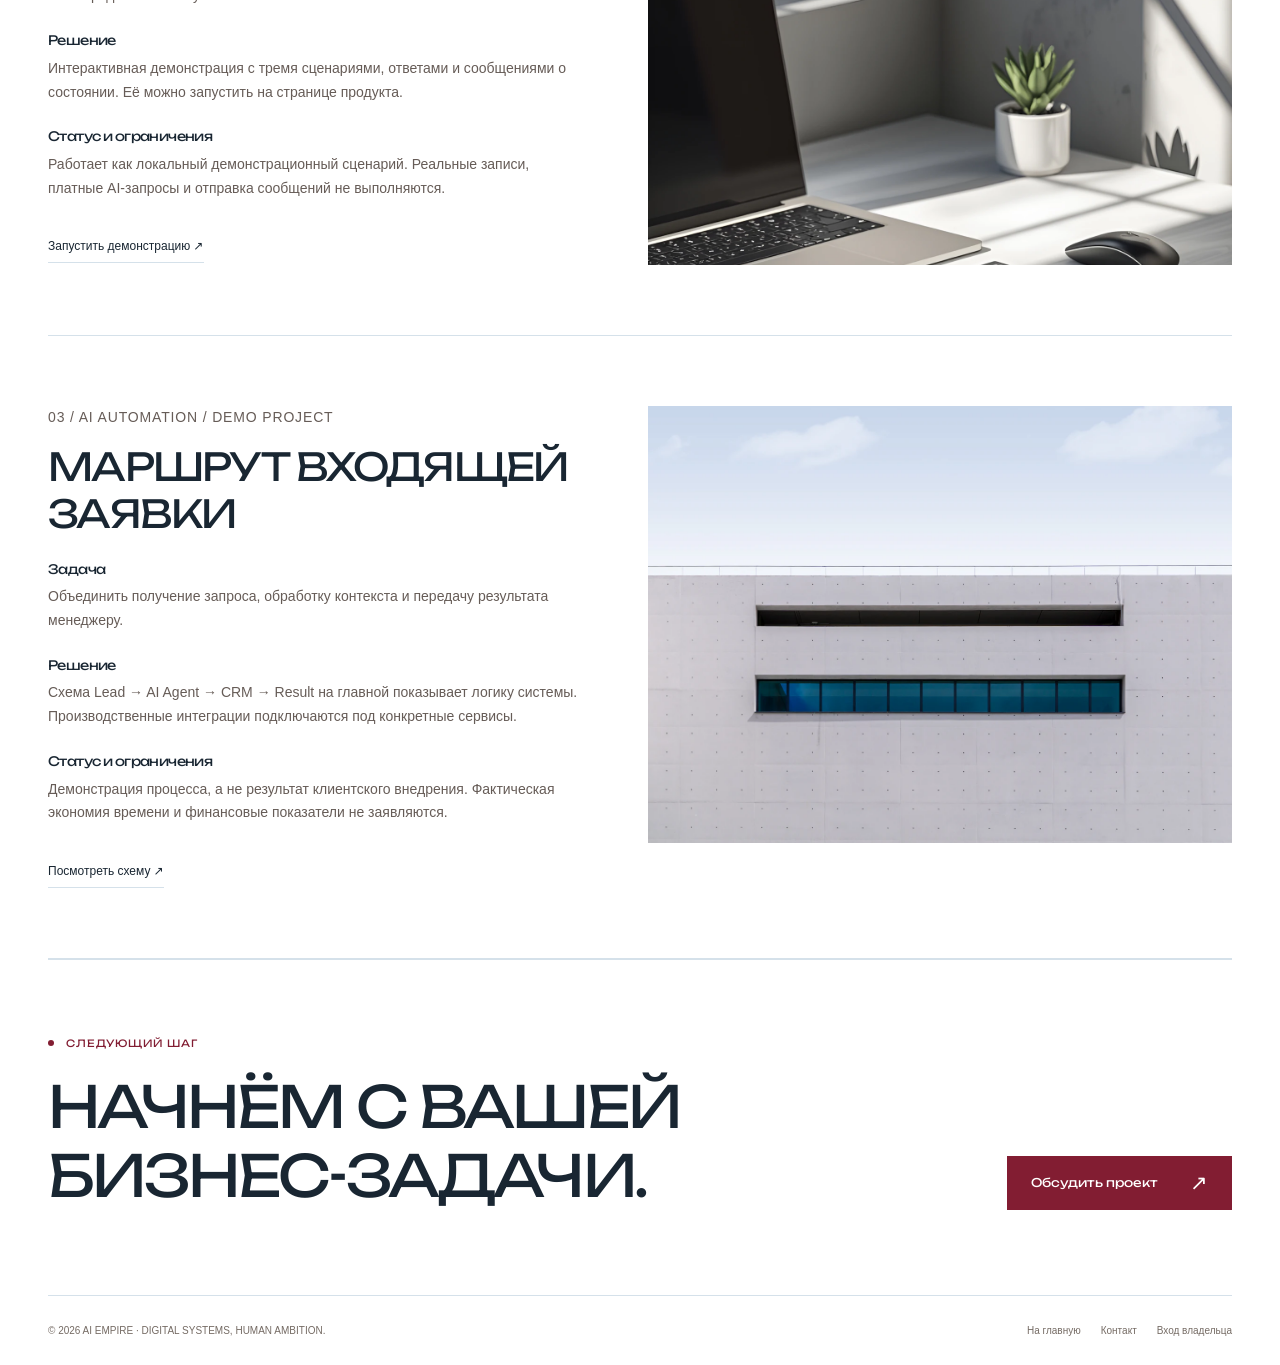
<file: portfolio/index.html>
<!doctype html>
<html lang="ru"><head><meta charset="utf-8"><meta name="viewport" content="width=device-width,initial-scale=1"><title>Демонстрационные проекты — AI EMPIRE</title><meta name="description" content="Открытые демонстрационные сценарии AI EMPIRE: сайт, AI-администратор и автоматизация заявок. Без вымышленных клиентских результатов."><meta name="theme-color" content="#fafbff"><meta property="og:type" content="website"><meta property="og:title" content="Демонстрационные проекты — AI EMPIRE"><meta property="og:description" content="Открытые демонстрационные сценарии AI EMPIRE: сайт, AI-администратор и автоматизация заявок. Без вымышленных клиентских результатов."><link rel="preconnect" href="https://fonts.googleapis.com"><link rel="preconnect" href="https://fonts.gstatic.com" crossorigin><link href="https://fonts.googleapis.com/css2?family=Unbounded:wght@300;400;500;600&display=swap" rel="stylesheet"><link rel="stylesheet" href="/css/style.css"><link rel="stylesheet" href="/assets/detail.css"><link rel="stylesheet" href="/css/winter.css"><link rel="icon" href="/assets/favicon.svg" type="image/svg+xml"><script src="/js/runtime.js"></script><script src="/js/theme.js"></script><script src="/assets/detail.js" defer></script><script src="/js/winter.js" defer></script></head><body class="detail-page"><canvas id="snow" class="snow-canvas" aria-hidden="true" data-theme-only="winter"></canvas><a class="skip" href="#main">Перейти к содержимому</a><header class="d-header d-wrap"><a class="d-brand" href="/" aria-label="AI EMPIRE — главная"><span class="d-symbol" aria-hidden="true">✳</span>AI EMPIRE</a><nav class="d-nav" aria-label="Основная навигация"><a href="/services/">Услуги</a><a href="/products/">Продукты</a><a href="/portfolio/" aria-current="page">Проекты</a><a class="d-contact" href="/#contact">Начать проект ↗</a></nav></header><main class="d-wrap" id="main" tabindex="-1"><a class="d-back" href="/">← На главную</a><section class="d-index-hero"><p class="d-eyebrow">WORK / DEMONSTRATION PROJECTS</p><h1>Показываем логику.<br>Раскрываем детали.</h1><p>Здесь собраны демонстрационные сценарии. Они показывают подход к интерфейсам и процессам — без вымышленных клиентов и показателей.</p></section><div class="d-filter" role="group" aria-label="Фильтр демонстраций"><button type="button" data-filter="all" aria-pressed="true">Все направления</button><button type="button" data-filter="web" aria-pressed="false">Сайты</button><button type="button" data-filter="assistants" aria-pressed="false">AI-ассистенты</button><button type="button" data-filter="automation" aria-pressed="false">Автоматизация</button></div><p class="d-note" aria-live="polite" data-filter-status>Показано примеров: 3</p><section aria-label="Разбор демонстрационных сценариев"><article class="d-case" id="web" data-project-category="web"><div><p class="d-case-tag">01 / WEB DEVELOPMENT / DEMO PROJECT</p><h2>Лендинг сервисного бизнеса</h2><h3>Задача</h3><p>Помочь посетителю понять услугу и отправить понятную заявку.</p><h3>Решение</h3><p>Иерархия заголовков, карточки услуг, сравнение пакетов и форма. Заявка валидируется на сервере и попадает в CRM.</p><h3>Статус и ограничения</h3><p>Демонстрационная архитектура интерфейса. Фотография иллюстративная. Это не опубликованный кейс клиента; выручка и конверсия не заявляются.</p><div class="d-actions"><a class="d-text-link" href="/services/web/">Посмотреть направление ↗</a></div></div><figure class="d-case-image"><img src="/assets/images/web.webp" alt="Иллюстративная фотография рабочего стола" width="1200" height="800" loading="lazy" decoding="async"></figure></article><article class="d-case" id="assistants" data-project-category="assistants"><div><p class="d-case-tag">02 / AI ASSISTANTS / DEMO PROJECT</p><h2>AI-администратор</h2><h3>Задача</h3><p>Показать первый разговор клиента с ассистентом: запись, вопрос о стоимости или передача человеку.</p><h3>Решение</h3><p>Интерактивная демонстрация с тремя сценариями, ответами и сообщениями о состоянии. Её можно запустить на странице продукта.</p><h3>Статус и ограничения</h3><p>Работает как локальный демонстрационный сценарий. Реальные записи, платные AI-запросы и отправка сообщений не выполняются.</p><div class="d-actions"><a class="d-text-link" href="/products/adminbot/#demo">Запустить демонстрацию ↗</a></div></div><figure class="d-case-image"><img src="/assets/images/assistant.webp" alt="Иллюстративная фотография ноутбука у окна" width="1400" height="2489" loading="lazy" decoding="async"></figure></article><article class="d-case" id="automation" data-project-category="automation"><div><p class="d-case-tag">03 / AI AUTOMATION / DEMO PROJECT</p><h2>Маршрут входящей заявки</h2><h3>Задача</h3><p>Объединить получение запроса, обработку контекста и передачу результата менеджеру.</p><h3>Решение</h3><p>Схема Lead → AI Agent → CRM → Result на главной показывает логику системы. Производственные интеграции подключаются под конкретные сервисы.</p><h3>Статус и ограничения</h3><p>Демонстрация процесса, а не результат клиентского внедрения. Фактическая экономия времени и финансовые показатели не заявляются.</p><div class="d-actions"><a class="d-text-link" href="/#process">Посмотреть схему ↗</a></div></div><figure class="d-case-image"><img src="/assets/images/portfolio.webp" alt="Иллюстративная фотография бетонной архитектуры" width="1400" height="933" loading="lazy" decoding="async"></figure></article></section><section class="d-cta"><div><p class="d-eyebrow">Следующий шаг</p><h2>Начнём с вашей<br>бизнес-задачи.</h2></div><a class="d-button d-button--fill" href="/?service=other#contact">Обсудить проект<span aria-hidden="true">↗</span></a></section></main><footer class="d-footer d-wrap"><p>© 2026 AI EMPIRE · DIGITAL SYSTEMS, HUMAN AMBITION.</p><nav aria-label="Ссылки в подвале"><a href="/">На главную</a><a href="/#contact">Контакт</a><a href="/admin">Вход владельца</a></nav></footer></body></html>
</file>
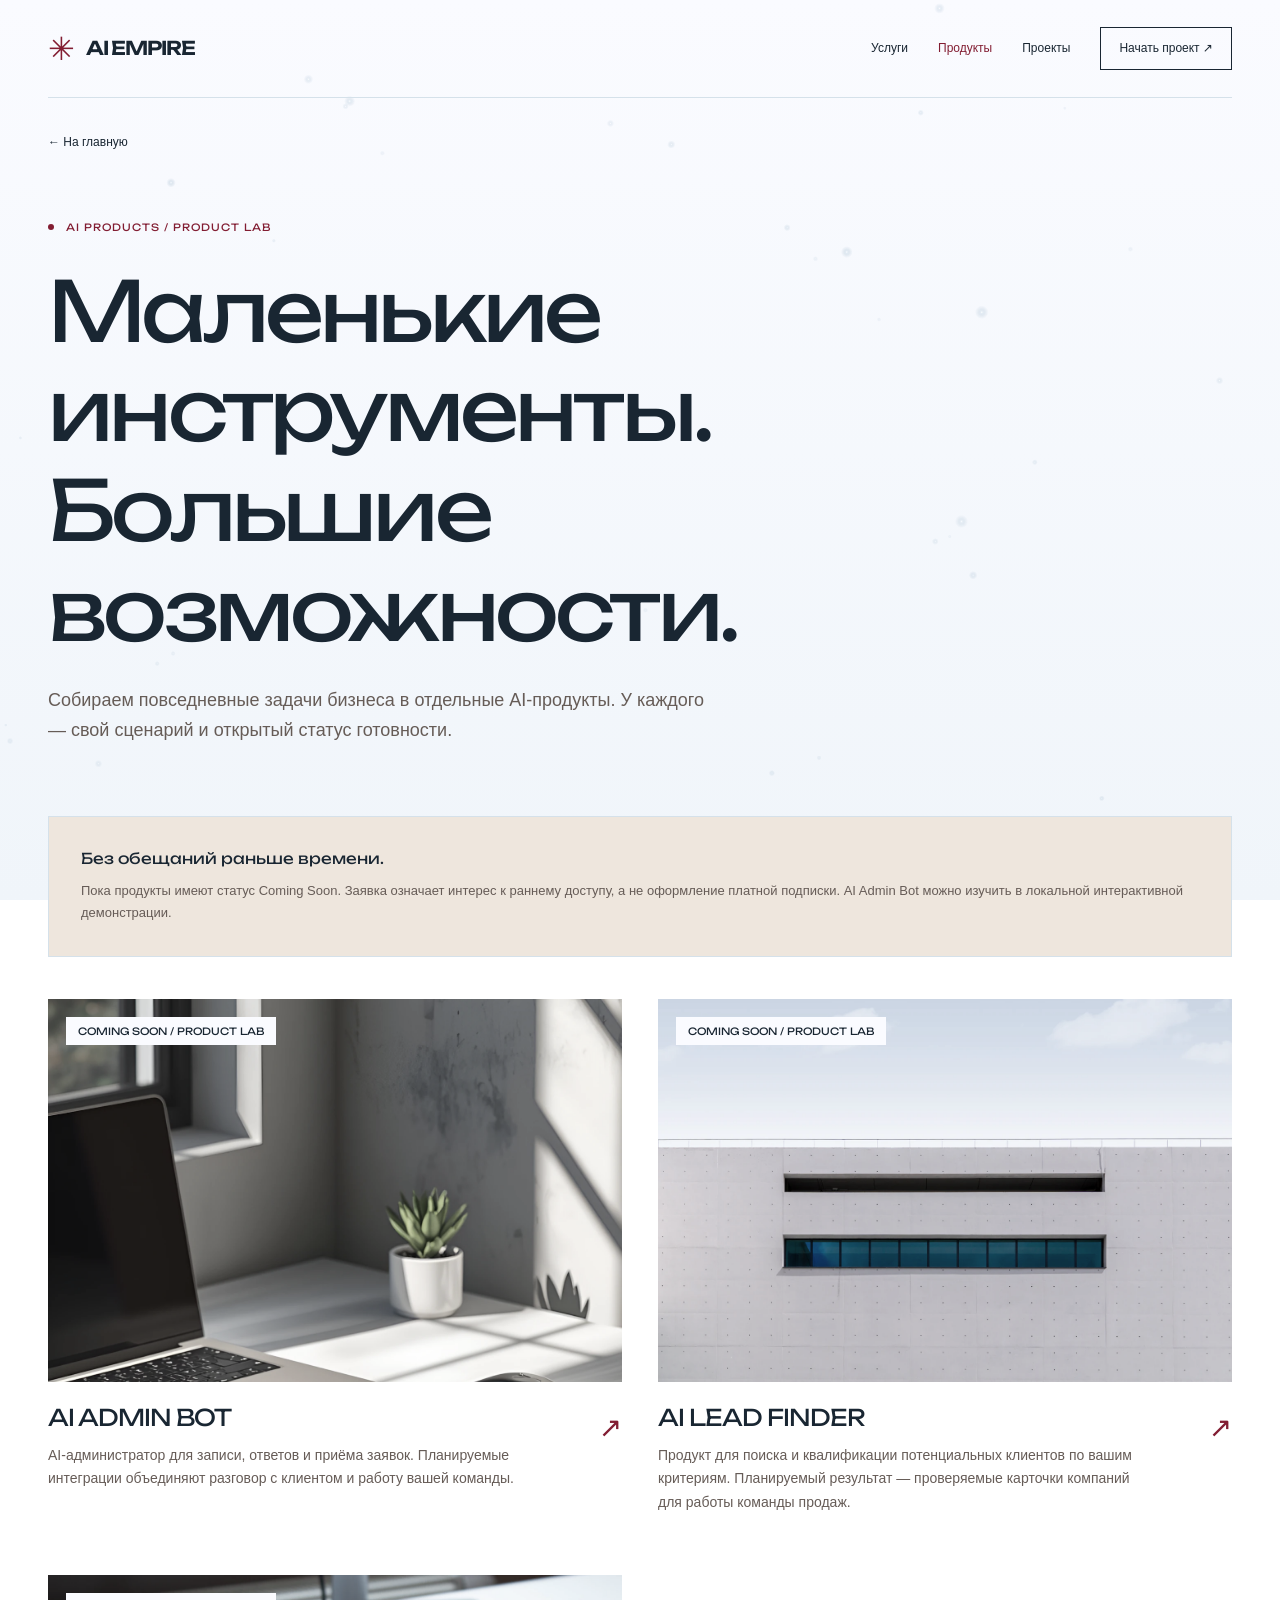
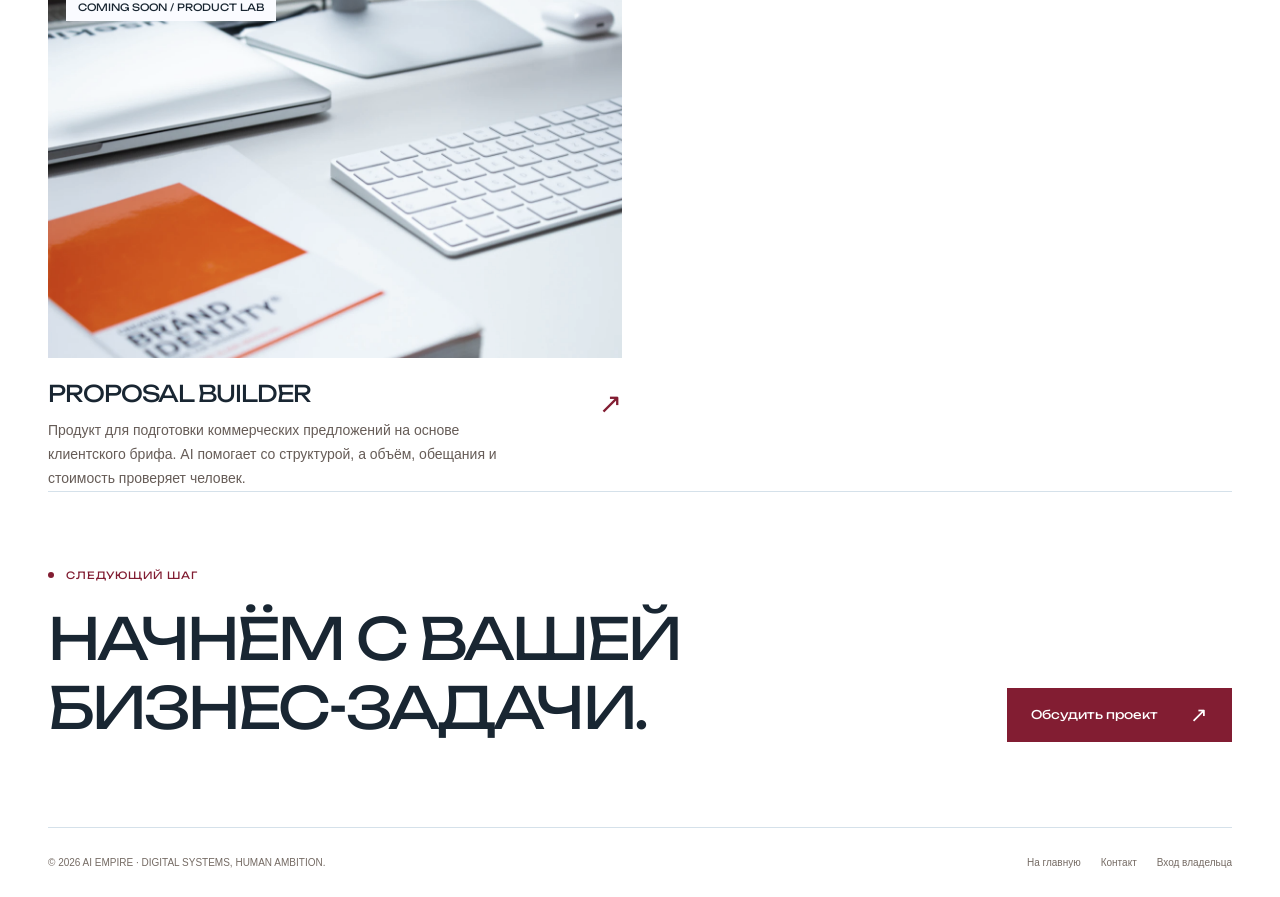
<file: products/index.html>
<!doctype html>
<html lang="ru"><head><meta charset="utf-8"><meta name="viewport" content="width=device-width,initial-scale=1"><title>AI-продукты — AI EMPIRE</title><meta name="description" content="AI Admin Bot, AI Lead Finder и Proposal Builder: продукты AI EMPIRE, прозрачные статусы и ранний доступ."><meta name="theme-color" content="#fafbff"><meta property="og:type" content="website"><meta property="og:title" content="AI-продукты — AI EMPIRE"><meta property="og:description" content="AI Admin Bot, AI Lead Finder и Proposal Builder: продукты AI EMPIRE, прозрачные статусы и ранний доступ."><link rel="preconnect" href="https://fonts.googleapis.com"><link rel="preconnect" href="https://fonts.gstatic.com" crossorigin><link href="https://fonts.googleapis.com/css2?family=Unbounded:wght@300;400;500;600&display=swap" rel="stylesheet"><link rel="stylesheet" href="/css/style.css"><link rel="stylesheet" href="/assets/detail.css"><link rel="stylesheet" href="/css/winter.css"><link rel="icon" href="/assets/favicon.svg" type="image/svg+xml"><script src="/js/runtime.js"></script><script src="/js/theme.js"></script><script src="/assets/detail.js" defer></script><script src="/js/winter.js" defer></script></head><body class="detail-page"><canvas id="snow" class="snow-canvas" aria-hidden="true" data-theme-only="winter"></canvas><a class="skip" href="#main">Перейти к содержимому</a><header class="d-header d-wrap"><a class="d-brand" href="/" aria-label="AI EMPIRE — главная"><span class="d-symbol" aria-hidden="true">✳</span>AI EMPIRE</a><nav class="d-nav" aria-label="Основная навигация"><a href="/services/">Услуги</a><a href="/products/" aria-current="page">Продукты</a><a href="/portfolio/">Проекты</a><a class="d-contact" href="/#contact">Начать проект ↗</a></nav></header><main class="d-wrap" id="main" tabindex="-1"><a class="d-back" href="/">← На главную</a><section class="d-index-hero"><p class="d-eyebrow">AI PRODUCTS / PRODUCT LAB</p><h1>Маленькие инструменты.<br>Большие возможности.</h1><p>Собираем повседневные задачи бизнеса в отдельные AI-продукты. У каждого — свой сценарий и открытый статус готовности.</p></section><div class="d-product-statement"><strong>Без обещаний раньше времени.</strong><p>Пока продукты имеют статус Coming Soon. Заявка означает интерес к раннему доступу, а не оформление платной подписки. AI Admin Bot можно изучить в локальной интерактивной демонстрации.</p></div><section class="d-grid" aria-label="Каталог AI-продуктов"><a class="d-card" href="/products/adminbot/"><div class="d-card-media"><img src="/assets/images/assistant.webp" alt="Солнечный свет на рабочем столе с ноутбуком" width="1400" height="2489" loading="lazy" decoding="async"><span class="d-card-label">COMING SOON / PRODUCT LAB</span></div><div class="d-card-body"><div><h2>AI Admin Bot</h2><p>AI-администратор для записи, ответов и приёма заявок. Планируемые интеграции объединяют разговор с клиентом и работу вашей команды.</p></div><span class="d-card-arrow" aria-hidden="true">↗</span></div></a><a class="d-card" href="/products/leadfinder/"><div class="d-card-media"><img src="/assets/images/portfolio.webp" alt="Минималистичный фасад со строгой горизонтальной геометрией" width="1400" height="933" loading="lazy" decoding="async"><span class="d-card-label">COMING SOON / PRODUCT LAB</span></div><div class="d-card-body"><div><h2>AI Lead Finder</h2><p>Продукт для поиска и квалификации потенциальных клиентов по вашим критериям. Планируемый результат — проверяемые карточки компаний для работы команды продаж.</p></div><span class="d-card-arrow" aria-hidden="true">↗</span></div></a><a class="d-card" href="/products/proposal/"><div class="d-card-media"><img src="/assets/images/web.webp" alt="Рабочий стол с книгой, ноутбуком и клавиатурой" width="1200" height="800" loading="lazy" decoding="async"><span class="d-card-label">COMING SOON / PRODUCT LAB</span></div><div class="d-card-body"><div><h2>Proposal Builder</h2><p>Продукт для подготовки коммерческих предложений на основе клиентского брифа. AI помогает со структурой, а объём, обещания и стоимость проверяет человек.</p></div><span class="d-card-arrow" aria-hidden="true">↗</span></div></a></section><section class="d-cta"><div><p class="d-eyebrow">Следующий шаг</p><h2>Начнём с вашей<br>бизнес-задачи.</h2></div><a class="d-button d-button--fill" href="/?service=saas#contact">Обсудить проект<span aria-hidden="true">↗</span></a></section></main><footer class="d-footer d-wrap"><p>© 2026 AI EMPIRE · DIGITAL SYSTEMS, HUMAN AMBITION.</p><nav aria-label="Ссылки в подвале"><a href="/">На главную</a><a href="/#contact">Контакт</a><a href="/admin">Вход владельца</a></nav></footer></body></html>
</file>
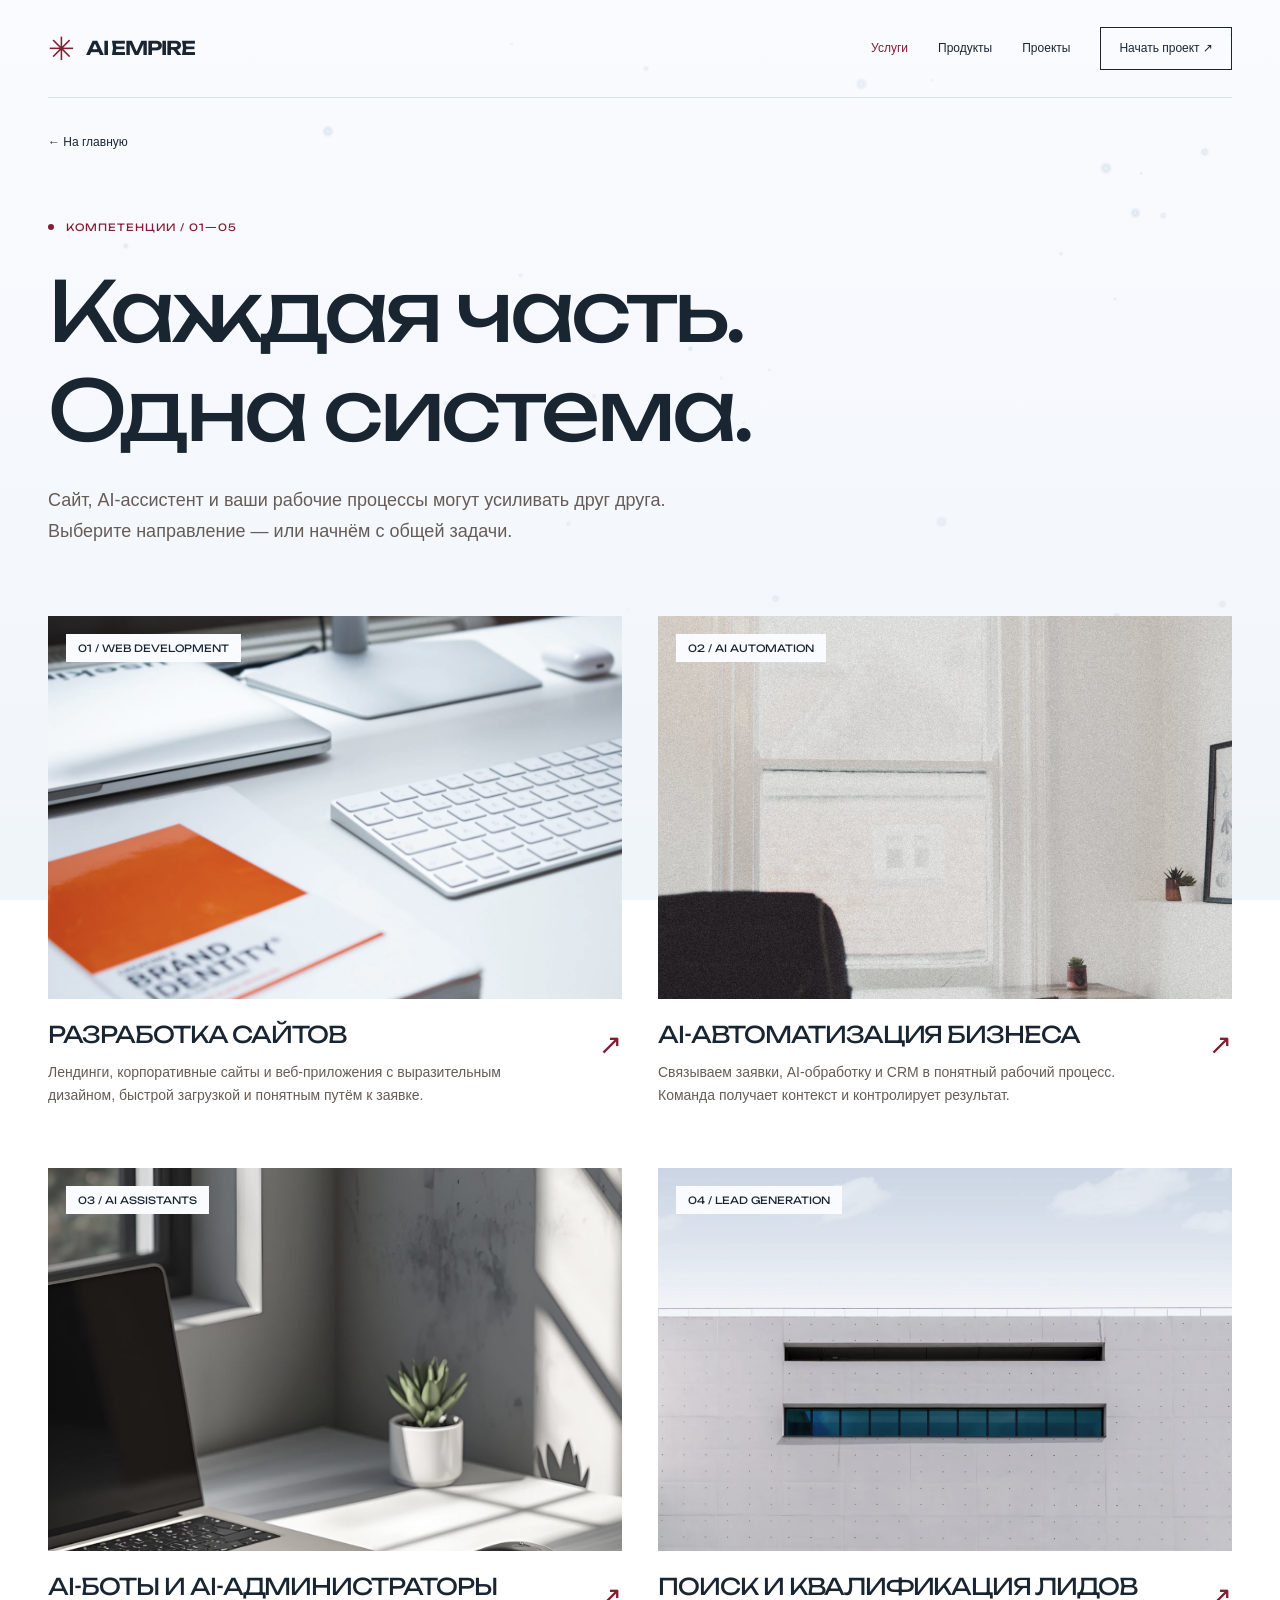
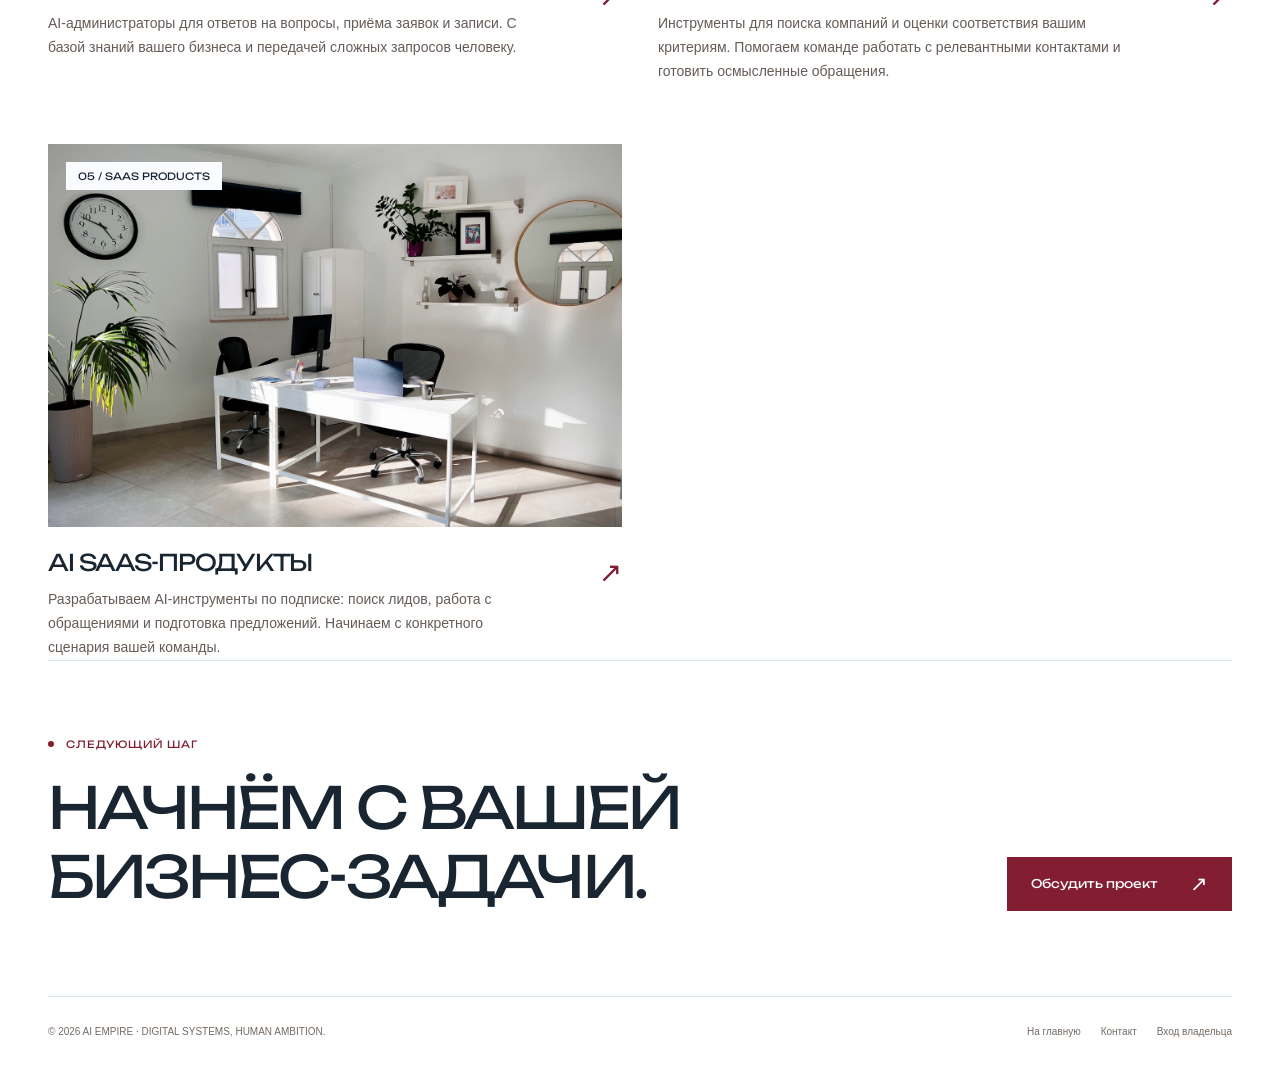
<file: services/index.html>
<!doctype html>
<html lang="ru"><head><meta charset="utf-8"><meta name="viewport" content="width=device-width,initial-scale=1"><title>Услуги для AI-бизнеса — AI EMPIRE</title><meta name="description" content="Пять направлений AI EMPIRE: сайты, автоматизация, AI-ассистенты, поиск лидов и SaaS-продукты."><meta name="theme-color" content="#fafbff"><meta property="og:type" content="website"><meta property="og:title" content="Услуги для AI-бизнеса — AI EMPIRE"><meta property="og:description" content="Пять направлений AI EMPIRE: сайты, автоматизация, AI-ассистенты, поиск лидов и SaaS-продукты."><link rel="preconnect" href="https://fonts.googleapis.com"><link rel="preconnect" href="https://fonts.gstatic.com" crossorigin><link href="https://fonts.googleapis.com/css2?family=Unbounded:wght@300;400;500;600&display=swap" rel="stylesheet"><link rel="stylesheet" href="/css/style.css"><link rel="stylesheet" href="/assets/detail.css"><link rel="stylesheet" href="/css/winter.css"><link rel="icon" href="/assets/favicon.svg" type="image/svg+xml"><script src="/js/runtime.js"></script><script src="/js/theme.js"></script><script src="/assets/detail.js" defer></script><script src="/js/winter.js" defer></script></head><body class="detail-page"><canvas id="snow" class="snow-canvas" aria-hidden="true" data-theme-only="winter"></canvas><a class="skip" href="#main">Перейти к содержимому</a><header class="d-header d-wrap"><a class="d-brand" href="/" aria-label="AI EMPIRE — главная"><span class="d-symbol" aria-hidden="true">✳</span>AI EMPIRE</a><nav class="d-nav" aria-label="Основная навигация"><a href="/services/" aria-current="page">Услуги</a><a href="/products/">Продукты</a><a href="/portfolio/">Проекты</a><a class="d-contact" href="/#contact">Начать проект ↗</a></nav></header><main class="d-wrap" id="main" tabindex="-1"><a class="d-back" href="/">← На главную</a><section class="d-index-hero"><p class="d-eyebrow">Компетенции / 01—05</p><h1>Каждая часть.<br>Одна система.</h1><p>Сайт, AI-ассистент и ваши рабочие процессы могут усиливать друг друга. Выберите направление — или начнём с общей задачи.</p></section><section class="d-grid" aria-label="Направления работы"><a class="d-card" href="/services/web/"><div class="d-card-media"><img src="/assets/images/web.webp" alt="Клавиатура и ноутбук на светлом рабочем столе" width="1200" height="800" loading="lazy" decoding="async"><span class="d-card-label">01 / WEB DEVELOPMENT</span></div><div class="d-card-body"><div><h2>Разработка сайтов</h2><p>Лендинги, корпоративные сайты и веб-приложения с выразительным дизайном, быстрой загрузкой и понятным путём к заявке.</p></div><span class="d-card-arrow" aria-hidden="true">↗</span></div></a><a class="d-card" href="/services/automation/"><div class="d-card-media"><img src="/assets/images/automation.webp" alt="Спокойное рабочее пространство у окна" width="900" height="1000" loading="lazy" decoding="async"><span class="d-card-label">02 / AI AUTOMATION</span></div><div class="d-card-body"><div><h2>AI-автоматизация бизнеса</h2><p>Связываем заявки, AI-обработку и CRM в понятный рабочий процесс. Команда получает контекст и контролирует результат.</p></div><span class="d-card-arrow" aria-hidden="true">↗</span></div></a><a class="d-card" href="/services/assistants/"><div class="d-card-media"><img src="/assets/images/assistant.webp" alt="Ноутбук и клавиатура в мягком дневном свете" width="1400" height="2489" loading="lazy" decoding="async"><span class="d-card-label">03 / AI ASSISTANTS</span></div><div class="d-card-body"><div><h2>AI-боты и AI-администраторы</h2><p>AI-администраторы для ответов на вопросы, приёма заявок и записи. С базой знаний вашего бизнеса и передачей сложных запросов человеку.</p></div><span class="d-card-arrow" aria-hidden="true">↗</span></div></a><a class="d-card" href="/services/leadgen/"><div class="d-card-media"><img src="/assets/images/portfolio.webp" alt="Ритмичные линии минималистичного бетонного фасада" width="1400" height="933" loading="lazy" decoding="async"><span class="d-card-label">04 / LEAD GENERATION</span></div><div class="d-card-body"><div><h2>Поиск и квалификация лидов</h2><p>Инструменты для поиска компаний и оценки соответствия вашим критериям. Помогаем команде работать с релевантными контактами и готовить осмысленные обращения.</p></div><span class="d-card-arrow" aria-hidden="true">↗</span></div></a><a class="d-card" href="/services/saas/"><div class="d-card-media"><img src="/assets/images/products.webp" alt="Светлый рабочий кабинет с растениями и ноутбуком" width="1400" height="1050" loading="lazy" decoding="async"><span class="d-card-label">05 / SAAS PRODUCTS</span></div><div class="d-card-body"><div><h2>AI SaaS-продукты</h2><p>Разрабатываем AI-инструменты по подписке: поиск лидов, работа с обращениями и подготовка предложений. Начинаем с конкретного сценария вашей команды.</p></div><span class="d-card-arrow" aria-hidden="true">↗</span></div></a></section><section class="d-cta"><div><p class="d-eyebrow">Следующий шаг</p><h2>Начнём с вашей<br>бизнес-задачи.</h2></div><a class="d-button d-button--fill" href="/?service=other#contact">Обсудить проект<span aria-hidden="true">↗</span></a></section></main><footer class="d-footer d-wrap"><p>© 2026 AI EMPIRE · DIGITAL SYSTEMS, HUMAN AMBITION.</p><nav aria-label="Ссылки в подвале"><a href="/">На главную</a><a href="/#contact">Контакт</a><a href="/admin">Вход владельца</a></nav></footer></body></html>
</file>
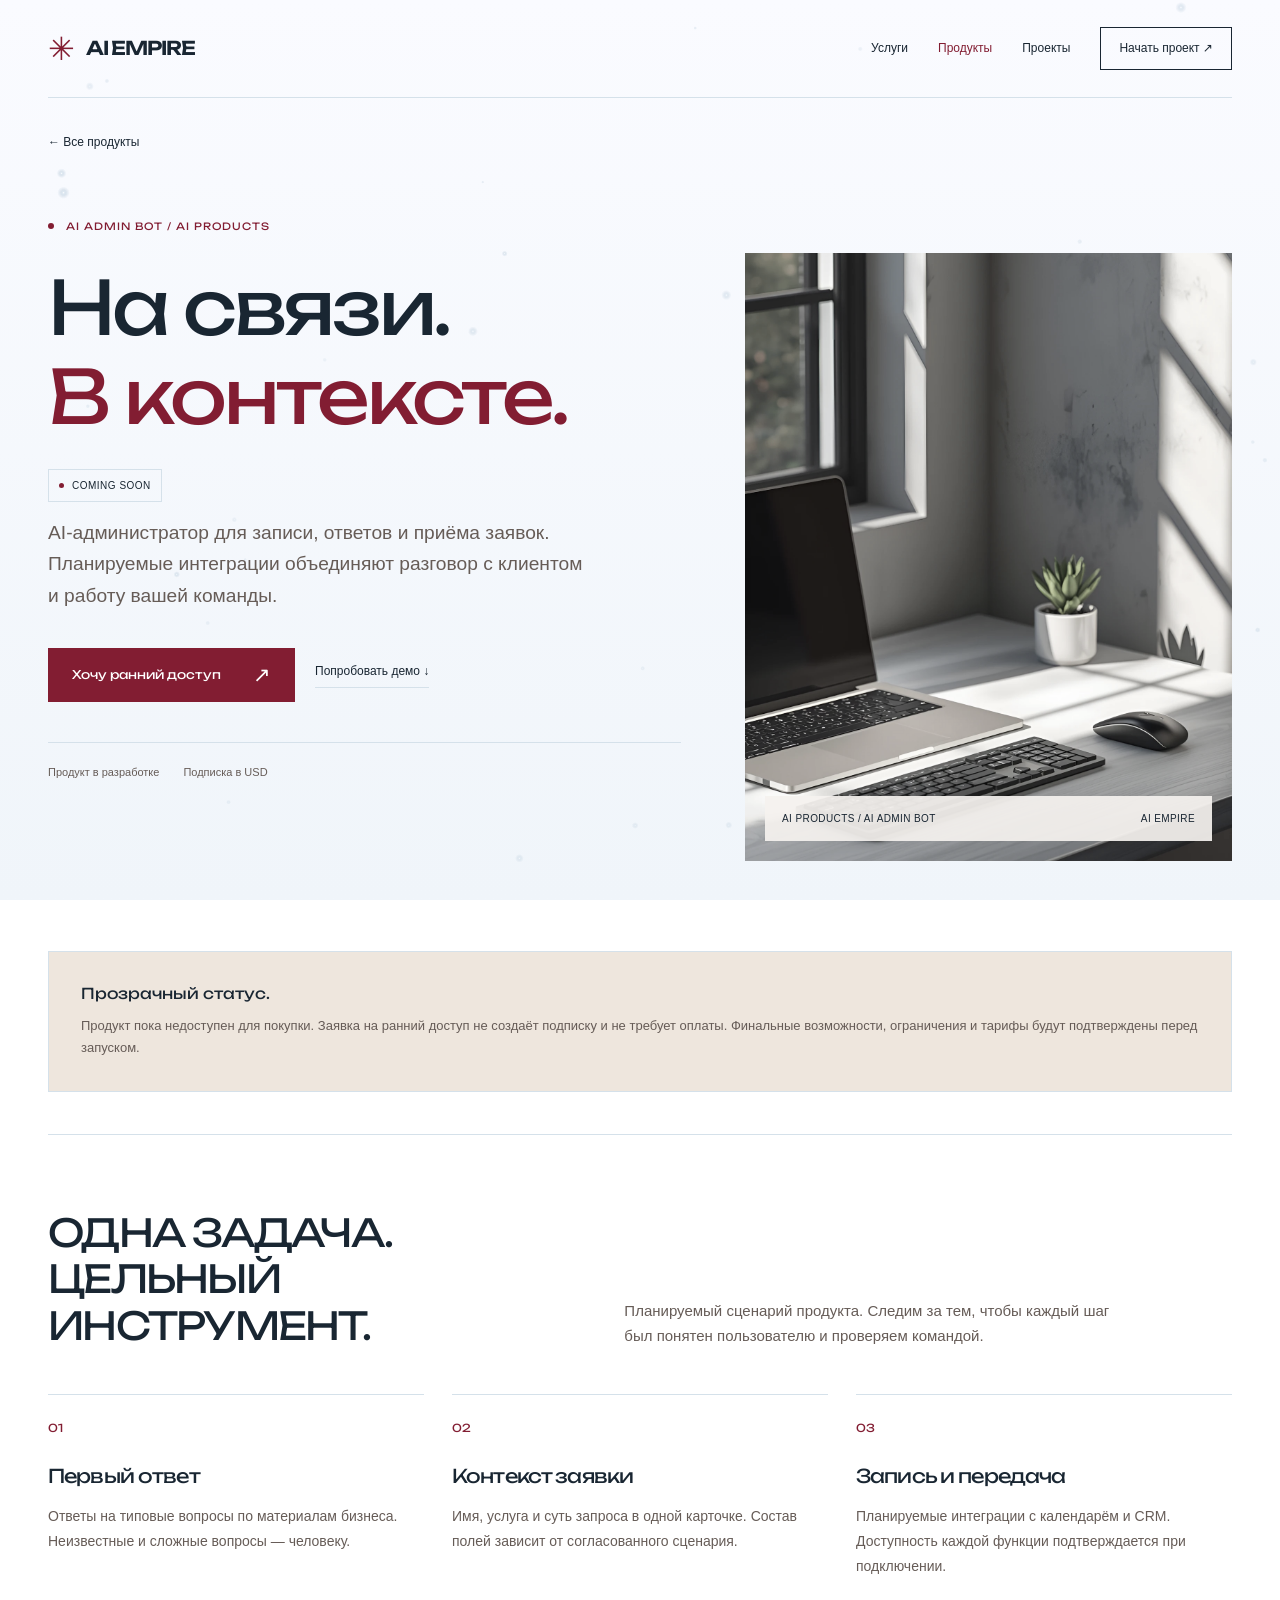
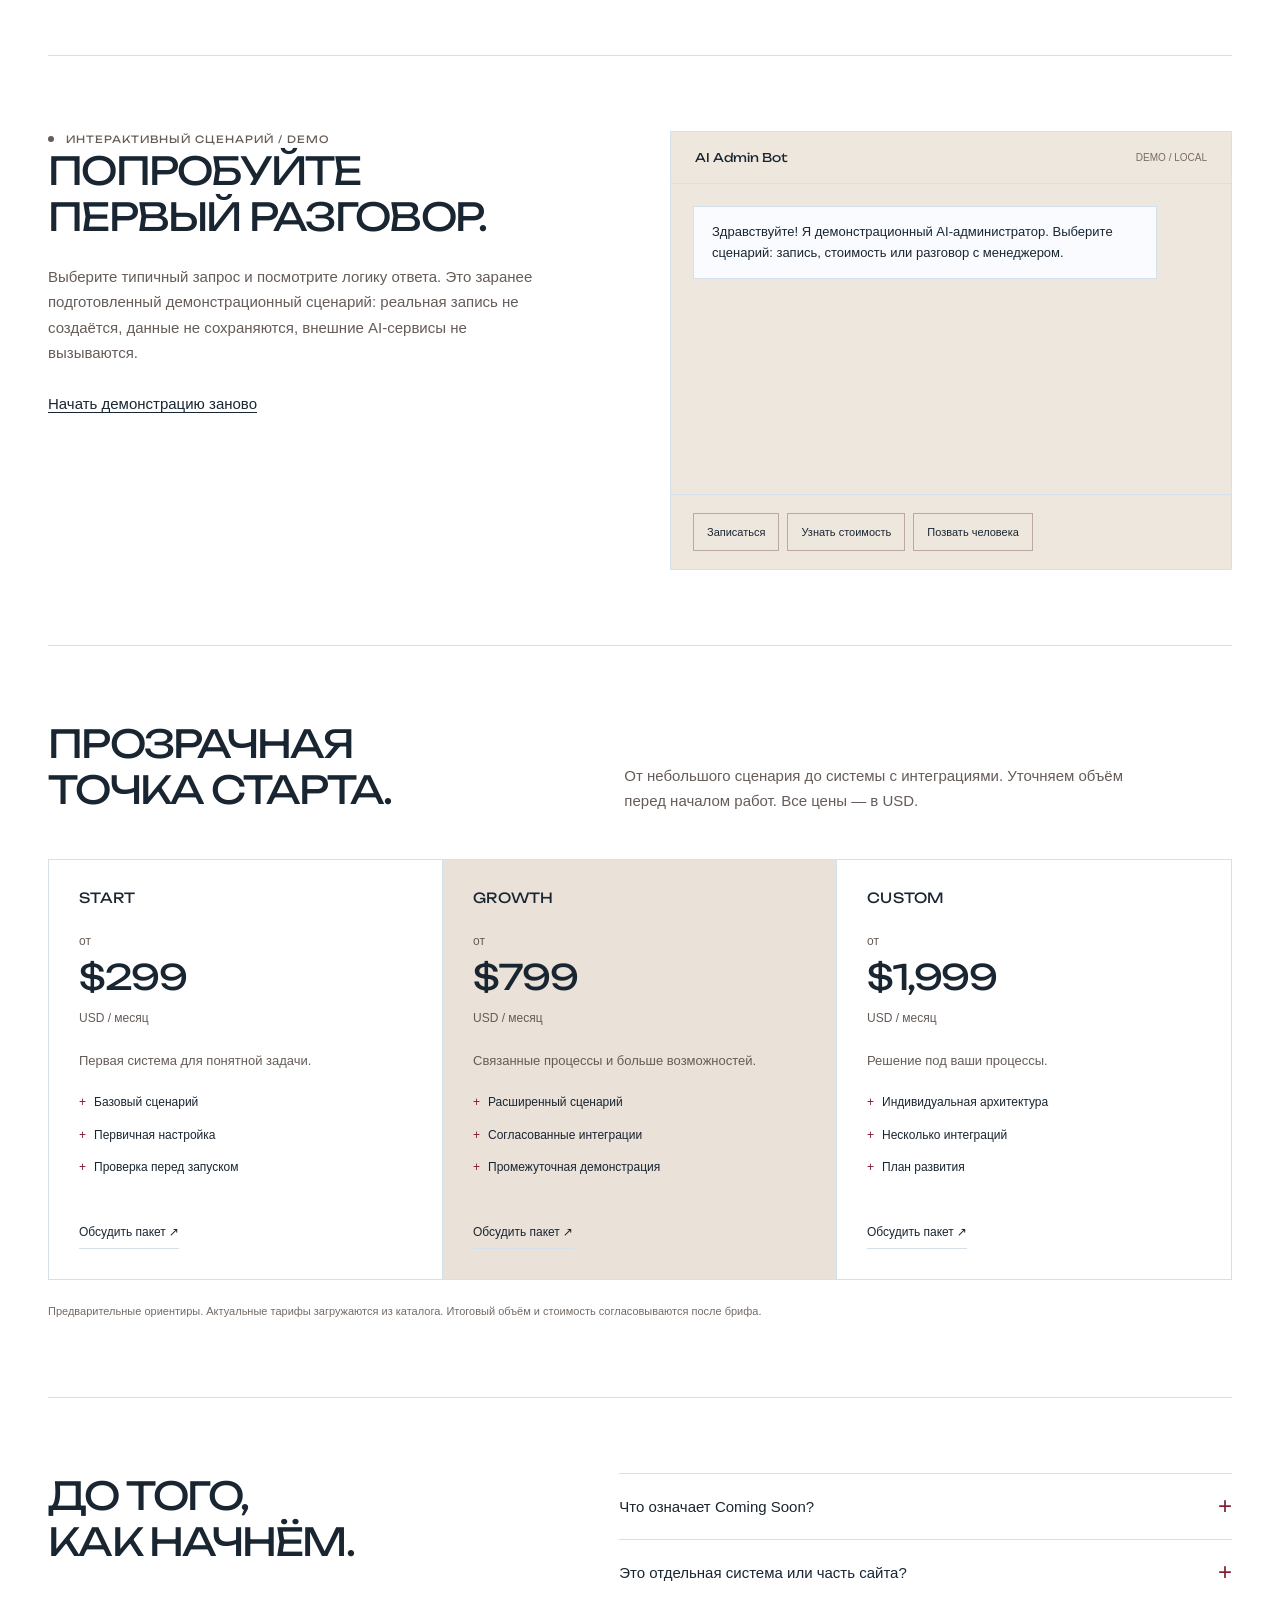
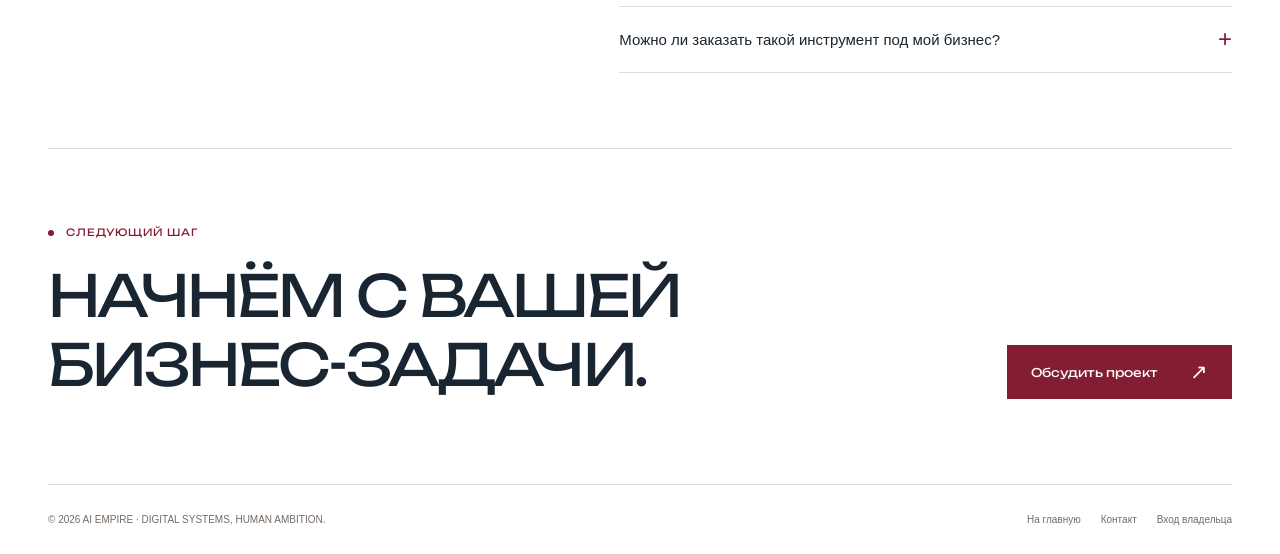
<file: products/adminbot/index.html>
<!doctype html>
<html lang="ru"><head><meta charset="utf-8"><meta name="viewport" content="width=device-width,initial-scale=1"><title>AI Admin Bot — AI EMPIRE</title><meta name="description" content="AI-администратор для записи, ответов и приёма заявок. Планируемые интеграции объединяют разговор с клиентом и работу вашей команды."><meta name="theme-color" content="#fafbff"><meta property="og:type" content="website"><meta property="og:title" content="AI Admin Bot — AI EMPIRE"><meta property="og:description" content="AI-администратор для записи, ответов и приёма заявок. Планируемые интеграции объединяют разговор с клиентом и работу вашей команды."><link rel="preconnect" href="https://fonts.googleapis.com"><link rel="preconnect" href="https://fonts.gstatic.com" crossorigin><link href="https://fonts.googleapis.com/css2?family=Unbounded:wght@300;400;500;600&display=swap" rel="stylesheet"><link rel="stylesheet" href="/css/style.css"><link rel="stylesheet" href="/assets/detail.css"><link rel="stylesheet" href="/css/winter.css"><link rel="icon" href="/assets/favicon.svg" type="image/svg+xml"><script src="/js/runtime.js"></script><script src="/js/theme.js"></script><script src="/assets/detail.js" defer></script><script src="/js/winter.js" defer></script></head><body class="detail-page" data-product="adminbot"><canvas id="snow" class="snow-canvas" aria-hidden="true" data-theme-only="winter"></canvas><a class="skip" href="#main">Перейти к содержимому</a><header class="d-header d-wrap"><a class="d-brand" href="/" aria-label="AI EMPIRE — главная"><span class="d-symbol" aria-hidden="true">✳</span>AI EMPIRE</a><nav class="d-nav" aria-label="Основная навигация"><a href="/services/">Услуги</a><a href="/products/" aria-current="page">Продукты</a><a href="/portfolio/">Проекты</a><a class="d-contact" href="/#contact">Начать проект ↗</a></nav></header><main class="d-wrap" id="main" tabindex="-1"><a class="d-back" href="/products/">← Все продукты</a><section class="d-hero"><div><p class="d-eyebrow">AI Admin Bot / AI PRODUCTS</p><h1>На связи.<br><em>В контексте.</em></h1><span class="d-status" data-product-status>Coming Soon</span><p class="d-description" data-product-description>AI-администратор для записи, ответов и приёма заявок. Планируемые интеграции объединяют разговор с клиентом и работу вашей команды.</p><div class="d-actions"><a class="d-button d-button--fill" data-product-link href="/?service=saas&product=adminbot#contact">Хочу ранний доступ <span aria-hidden="true">↗</span></a><a class="d-text-link" href="#demo">Попробовать демо ↓</a></div><div class="d-meta"><span>Продукт в разработке</span><span>Подписка в USD</span></div></div><figure class="d-hero-media"><img src="/assets/images/assistant.webp" alt="Солнечный свет на рабочем столе с ноутбуком" width="1400" height="2489" fetchpriority="high" decoding="async"><figcaption class="d-photo-caption"><span>AI PRODUCTS / AI ADMIN BOT</span><span>AI EMPIRE</span></figcaption></figure></section><div class="d-product-statement"><strong>Прозрачный статус.</strong><p data-product-availability>Продукт пока недоступен для покупки. Заявка на ранний доступ не создаёт подписку и не требует оплаты. Финальные возможности, ограничения и тарифы будут подтверждены перед запуском.</p></div><section class="d-section" id="possibilities"><div class="d-section-head"><h2>Одна задача.<br>Цельный инструмент.</h2><p>Планируемый сценарий продукта. Следим за тем, чтобы каждый шаг был понятен пользователю и проверяем командой.</p></div><div class="d-features"><article class="d-feature"><span class="d-number">01</span><h3>Первый ответ</h3><p>Ответы на типовые вопросы по материалам бизнеса. Неизвестные и сложные вопросы — человеку.</p></article><article class="d-feature"><span class="d-number">02</span><h3>Контекст заявки</h3><p>Имя, услуга и суть запроса в одной карточке. Состав полей зависит от согласованного сценария.</p></article><article class="d-feature"><span class="d-number">03</span><h3>Запись и передача</h3><p>Планируемые интеграции с календарём и CRM. Доступность каждой функции подтверждается при подключении.</p></article></div></section><section class="d-section d-demo" id="demo"><div class="d-demo-copy"><p class="d-eyebrow">Интерактивный сценарий / Demo</p><h2>Попробуйте<br>первый разговор.</h2><p>Выберите типичный запрос и посмотрите логику ответа. Это заранее подготовленный демонстрационный сценарий: реальная запись не создаётся, данные не сохраняются, внешние AI-сервисы не вызываются.</p><button class="d-reset" type="button" data-reset-chat>Начать демонстрацию заново</button></div><div class="d-chat"><div class="d-chat-head">AI Admin Bot <span>DEMO / LOCAL</span></div><div class="d-chat-log" data-chat-log role="log" aria-live="polite" aria-label="Демонстрационный диалог"><p class="d-bubble">Здравствуйте! Я демонстрационный AI-администратор. Выберите сценарий: запись, стоимость или разговор с менеджером.</p></div><div class="d-chat-controls"><button type="button" data-scenario="booking">Записаться</button><button type="button" data-scenario="price">Узнать стоимость</button><button type="button" data-scenario="human">Позвать человека</button></div></div></section><section class="d-section" id="pricing"><div class="d-section-head"><h2>Прозрачная<br>точка старта.</h2><p>От небольшого сценария до системы с интеграциями. Уточняем объём перед началом работ. Все цены — в USD.</p></div><div class="d-pricing" data-pricing-category="saas"><article class="d-plan"><h3>START</h3><p class="d-price"><small>от</small>$299</p><p class="d-interval">USD / месяц</p><p class="d-plan-description">Первая система для понятной задачи.</p><ul><li>Базовый сценарий</li><li>Первичная настройка</li><li>Проверка перед запуском</li></ul><a class="d-text-link" href="/?service=saas&plan=start#contact">Обсудить пакет ↗</a></article><article class="d-plan"><h3>GROWTH</h3><p class="d-price"><small>от</small>$799</p><p class="d-interval">USD / месяц</p><p class="d-plan-description">Связанные процессы и больше возможностей.</p><ul><li>Расширенный сценарий</li><li>Согласованные интеграции</li><li>Промежуточная демонстрация</li></ul><a class="d-text-link" href="/?service=saas&plan=growth#contact">Обсудить пакет ↗</a></article><article class="d-plan"><h3>CUSTOM</h3><p class="d-price"><small>от</small>$1,999</p><p class="d-interval">USD / месяц</p><p class="d-plan-description">Решение под ваши процессы.</p><ul><li>Индивидуальная архитектура</li><li>Несколько интеграций</li><li>План развития</li></ul><a class="d-text-link" href="/?service=saas&plan=custom#contact">Обсудить пакет ↗</a></article></div><p class="d-note" data-price-status>Предварительные ориентиры. Актуальные тарифы загружаются из каталога. Итоговый объём и стоимость согласовываются после брифа.</p></section><section class="d-section d-faq"><h2>До того,<br>как начнём.</h2><div><details><summary>Что означает Coming Soon?</summary><p>Продукт ещё не открыт для использования и оплаты. Можно оставить заявку на ранний доступ; мы сообщим условия, когда появится готовый сценарий.</p></details><details><summary>Это отдельная система или часть сайта?</summary><p>Это отдельный продукт. Подключение сайта, CRM, календаря и других сервисов зависит от выбранного сценария и будет подтверждено до предоставления доступа.</p></details><details><summary>Можно ли заказать такой инструмент под мой бизнес?</summary><p>Да. Мы можем отдельно обсудить индивидуальную разработку на основе ваших процессов и материалов. Стоимость такого проекта рассчитывается отдельно от подписки.</p></details></div></section><section class="d-cta"><div><p class="d-eyebrow">Следующий шаг</p><h2>Начнём с вашей<br>бизнес-задачи.</h2></div><a class="d-button d-button--fill" href="/?service=saas#contact">Обсудить проект<span aria-hidden="true">↗</span></a></section></main><footer class="d-footer d-wrap"><p>© 2026 AI EMPIRE · DIGITAL SYSTEMS, HUMAN AMBITION.</p><nav aria-label="Ссылки в подвале"><a href="/">На главную</a><a href="/#contact">Контакт</a><a href="/admin">Вход владельца</a></nav></footer></body></html>
</file>
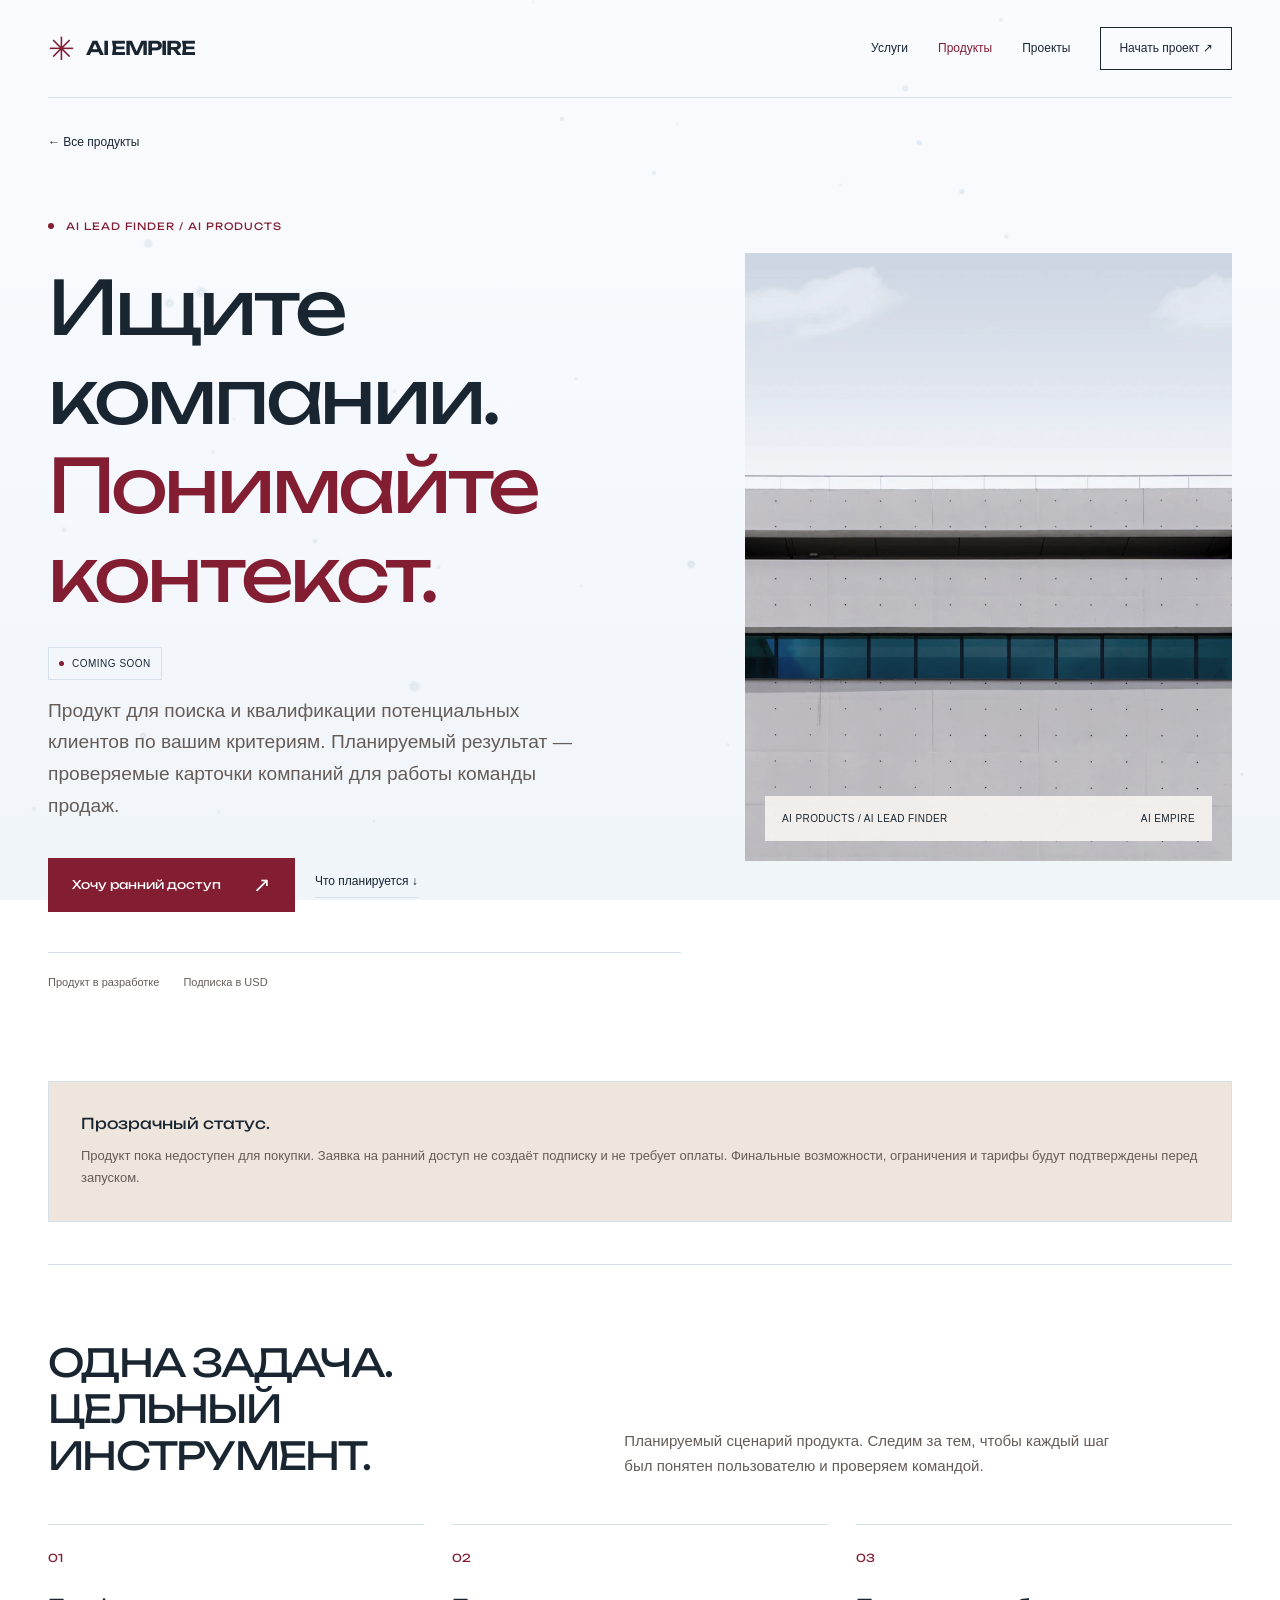
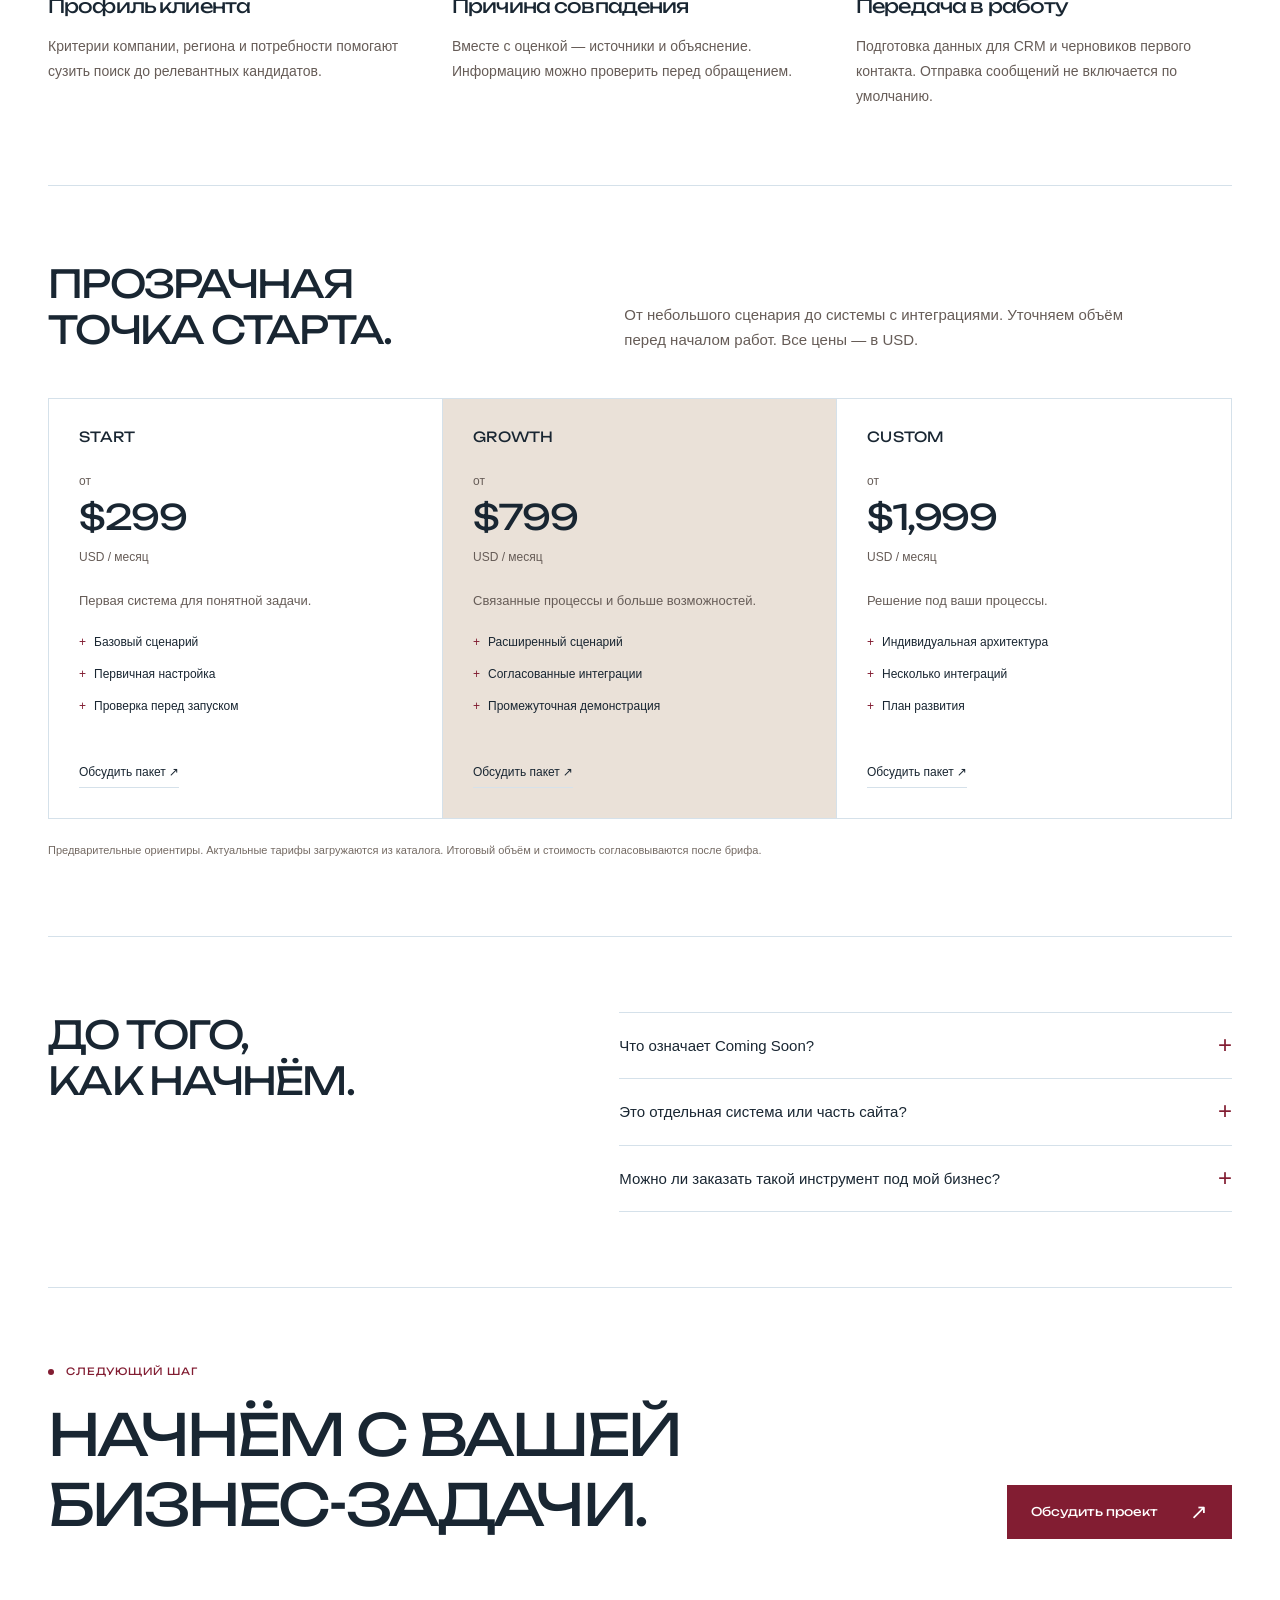
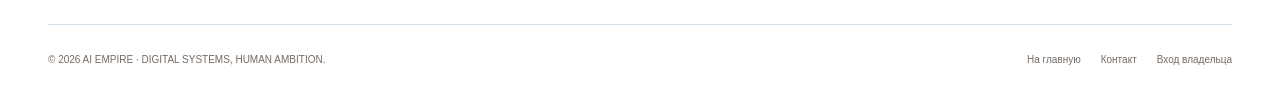
<file: products/leadfinder/index.html>
<!doctype html>
<html lang="ru"><head><meta charset="utf-8"><meta name="viewport" content="width=device-width,initial-scale=1"><title>AI Lead Finder — AI EMPIRE</title><meta name="description" content="Продукт для поиска и квалификации потенциальных клиентов по вашим критериям. Планируемый результат — проверяемые карточки компаний для работы команды продаж."><meta name="theme-color" content="#fafbff"><meta property="og:type" content="website"><meta property="og:title" content="AI Lead Finder — AI EMPIRE"><meta property="og:description" content="Продукт для поиска и квалификации потенциальных клиентов по вашим критериям. Планируемый результат — проверяемые карточки компаний для работы команды продаж."><link rel="preconnect" href="https://fonts.googleapis.com"><link rel="preconnect" href="https://fonts.gstatic.com" crossorigin><link href="https://fonts.googleapis.com/css2?family=Unbounded:wght@300;400;500;600&display=swap" rel="stylesheet"><link rel="stylesheet" href="/css/style.css"><link rel="stylesheet" href="/assets/detail.css"><link rel="stylesheet" href="/css/winter.css"><link rel="icon" href="/assets/favicon.svg" type="image/svg+xml"><script src="/js/runtime.js"></script><script src="/js/theme.js"></script><script src="/assets/detail.js" defer></script><script src="/js/winter.js" defer></script></head><body class="detail-page" data-product="leadfinder"><canvas id="snow" class="snow-canvas" aria-hidden="true" data-theme-only="winter"></canvas><a class="skip" href="#main">Перейти к содержимому</a><header class="d-header d-wrap"><a class="d-brand" href="/" aria-label="AI EMPIRE — главная"><span class="d-symbol" aria-hidden="true">✳</span>AI EMPIRE</a><nav class="d-nav" aria-label="Основная навигация"><a href="/services/">Услуги</a><a href="/products/" aria-current="page">Продукты</a><a href="/portfolio/">Проекты</a><a class="d-contact" href="/#contact">Начать проект ↗</a></nav></header><main class="d-wrap" id="main" tabindex="-1"><a class="d-back" href="/products/">← Все продукты</a><section class="d-hero"><div><p class="d-eyebrow">AI Lead Finder / AI PRODUCTS</p><h1>Ищите компании.<br><em>Понимайте контекст.</em></h1><span class="d-status" data-product-status>Coming Soon</span><p class="d-description" data-product-description>Продукт для поиска и квалификации потенциальных клиентов по вашим критериям. Планируемый результат — проверяемые карточки компаний для работы команды продаж.</p><div class="d-actions"><a class="d-button d-button--fill" data-product-link href="/?service=saas&product=leadfinder#contact">Хочу ранний доступ <span aria-hidden="true">↗</span></a><a class="d-text-link" href="#possibilities">Что планируется ↓</a></div><div class="d-meta"><span>Продукт в разработке</span><span>Подписка в USD</span></div></div><figure class="d-hero-media"><img src="/assets/images/portfolio.webp" alt="Минималистичный фасад со строгой горизонтальной геометрией" width="1400" height="933" fetchpriority="high" decoding="async"><figcaption class="d-photo-caption"><span>AI PRODUCTS / AI LEAD FINDER</span><span>AI EMPIRE</span></figcaption></figure></section><div class="d-product-statement"><strong>Прозрачный статус.</strong><p data-product-availability>Продукт пока недоступен для покупки. Заявка на ранний доступ не создаёт подписку и не требует оплаты. Финальные возможности, ограничения и тарифы будут подтверждены перед запуском.</p></div><section class="d-section" id="possibilities"><div class="d-section-head"><h2>Одна задача.<br>Цельный инструмент.</h2><p>Планируемый сценарий продукта. Следим за тем, чтобы каждый шаг был понятен пользователю и проверяем командой.</p></div><div class="d-features"><article class="d-feature"><span class="d-number">01</span><h3>Профиль клиента</h3><p>Критерии компании, региона и потребности помогают сузить поиск до релевантных кандидатов.</p></article><article class="d-feature"><span class="d-number">02</span><h3>Причина совпадения</h3><p>Вместе с оценкой — источники и объяснение. Информацию можно проверить перед обращением.</p></article><article class="d-feature"><span class="d-number">03</span><h3>Передача в работу</h3><p>Подготовка данных для CRM и черновиков первого контакта. Отправка сообщений не включается по умолчанию.</p></article></div></section><section class="d-section" id="pricing"><div class="d-section-head"><h2>Прозрачная<br>точка старта.</h2><p>От небольшого сценария до системы с интеграциями. Уточняем объём перед началом работ. Все цены — в USD.</p></div><div class="d-pricing" data-pricing-category="saas"><article class="d-plan"><h3>START</h3><p class="d-price"><small>от</small>$299</p><p class="d-interval">USD / месяц</p><p class="d-plan-description">Первая система для понятной задачи.</p><ul><li>Базовый сценарий</li><li>Первичная настройка</li><li>Проверка перед запуском</li></ul><a class="d-text-link" href="/?service=saas&plan=start#contact">Обсудить пакет ↗</a></article><article class="d-plan"><h3>GROWTH</h3><p class="d-price"><small>от</small>$799</p><p class="d-interval">USD / месяц</p><p class="d-plan-description">Связанные процессы и больше возможностей.</p><ul><li>Расширенный сценарий</li><li>Согласованные интеграции</li><li>Промежуточная демонстрация</li></ul><a class="d-text-link" href="/?service=saas&plan=growth#contact">Обсудить пакет ↗</a></article><article class="d-plan"><h3>CUSTOM</h3><p class="d-price"><small>от</small>$1,999</p><p class="d-interval">USD / месяц</p><p class="d-plan-description">Решение под ваши процессы.</p><ul><li>Индивидуальная архитектура</li><li>Несколько интеграций</li><li>План развития</li></ul><a class="d-text-link" href="/?service=saas&plan=custom#contact">Обсудить пакет ↗</a></article></div><p class="d-note" data-price-status>Предварительные ориентиры. Актуальные тарифы загружаются из каталога. Итоговый объём и стоимость согласовываются после брифа.</p></section><section class="d-section d-faq"><h2>До того,<br>как начнём.</h2><div><details><summary>Что означает Coming Soon?</summary><p>Продукт ещё не открыт для использования и оплаты. Можно оставить заявку на ранний доступ; мы сообщим условия, когда появится готовый сценарий.</p></details><details><summary>Это отдельная система или часть сайта?</summary><p>Это отдельный продукт. Подключение сайта, CRM, календаря и других сервисов зависит от выбранного сценария и будет подтверждено до предоставления доступа.</p></details><details><summary>Можно ли заказать такой инструмент под мой бизнес?</summary><p>Да. Мы можем отдельно обсудить индивидуальную разработку на основе ваших процессов и материалов. Стоимость такого проекта рассчитывается отдельно от подписки.</p></details></div></section><section class="d-cta"><div><p class="d-eyebrow">Следующий шаг</p><h2>Начнём с вашей<br>бизнес-задачи.</h2></div><a class="d-button d-button--fill" href="/?service=saas#contact">Обсудить проект<span aria-hidden="true">↗</span></a></section></main><footer class="d-footer d-wrap"><p>© 2026 AI EMPIRE · DIGITAL SYSTEMS, HUMAN AMBITION.</p><nav aria-label="Ссылки в подвале"><a href="/">На главную</a><a href="/#contact">Контакт</a><a href="/admin">Вход владельца</a></nav></footer></body></html>
</file>
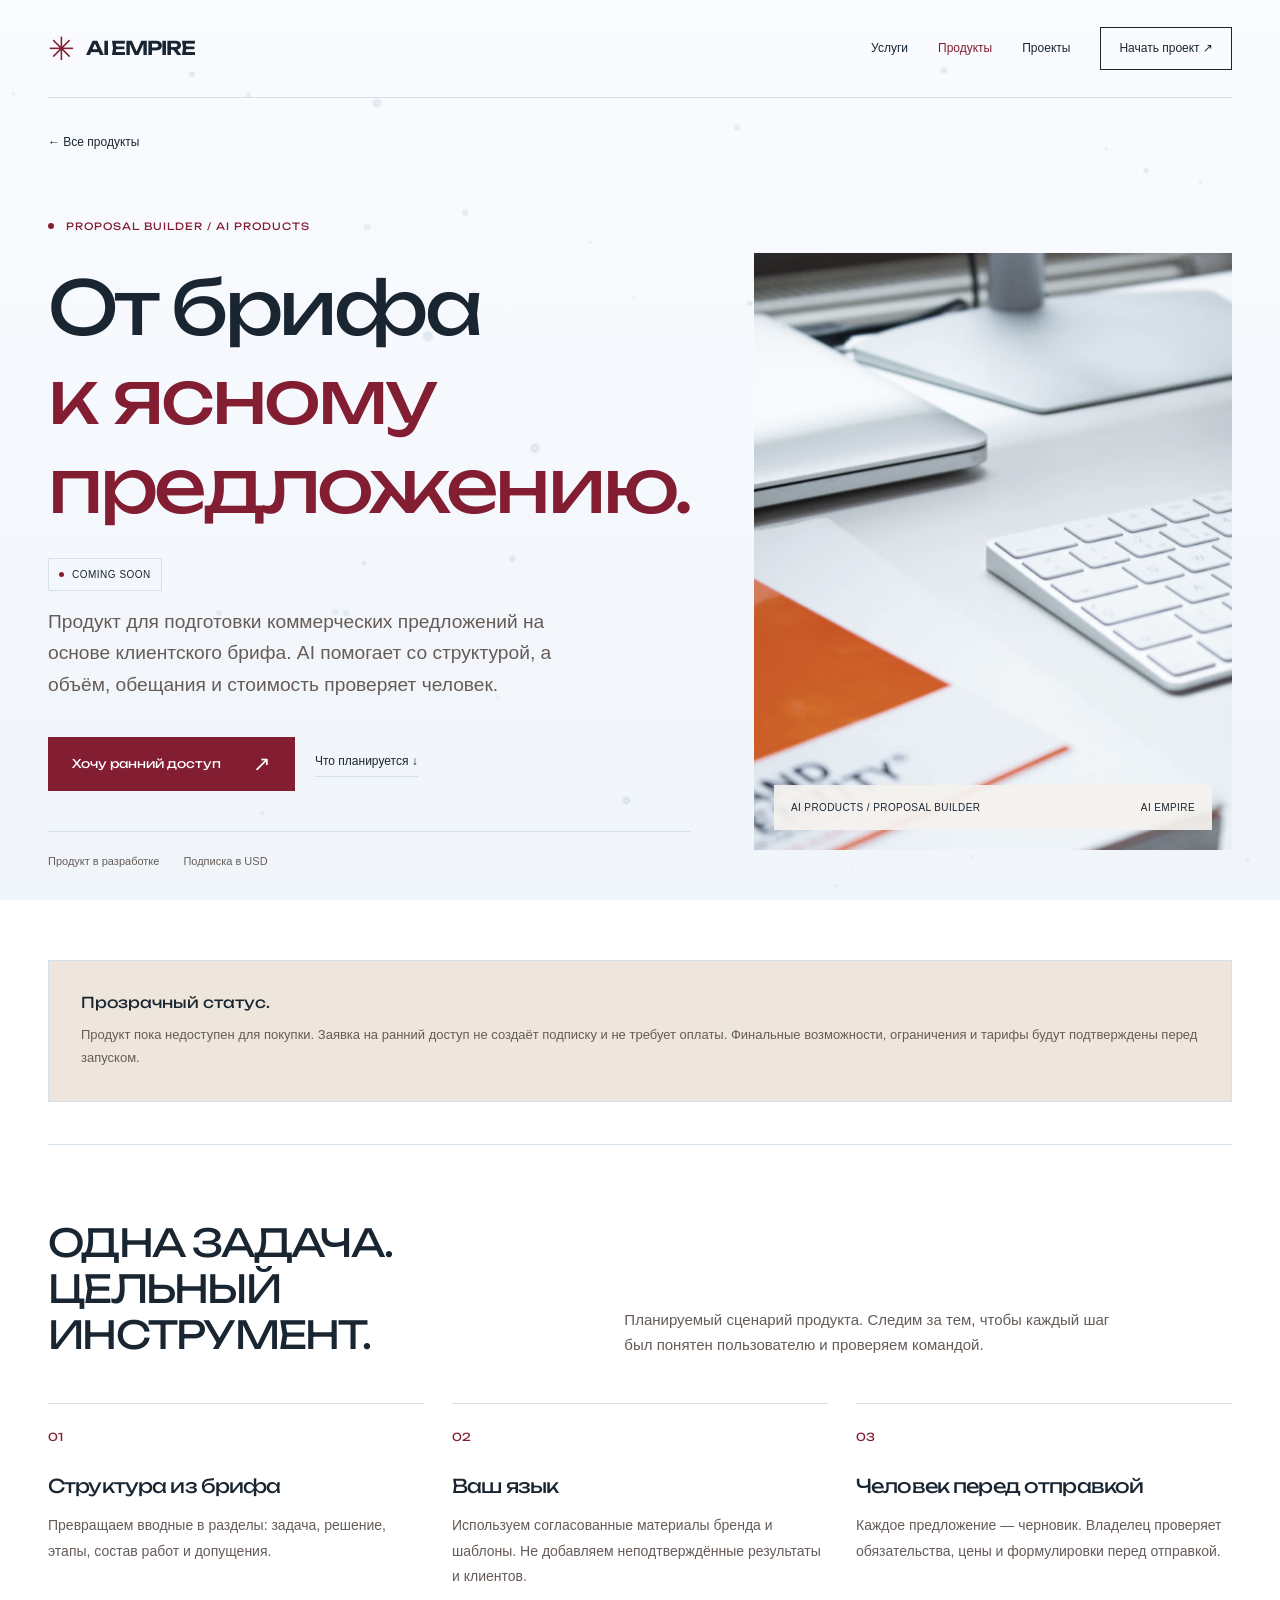
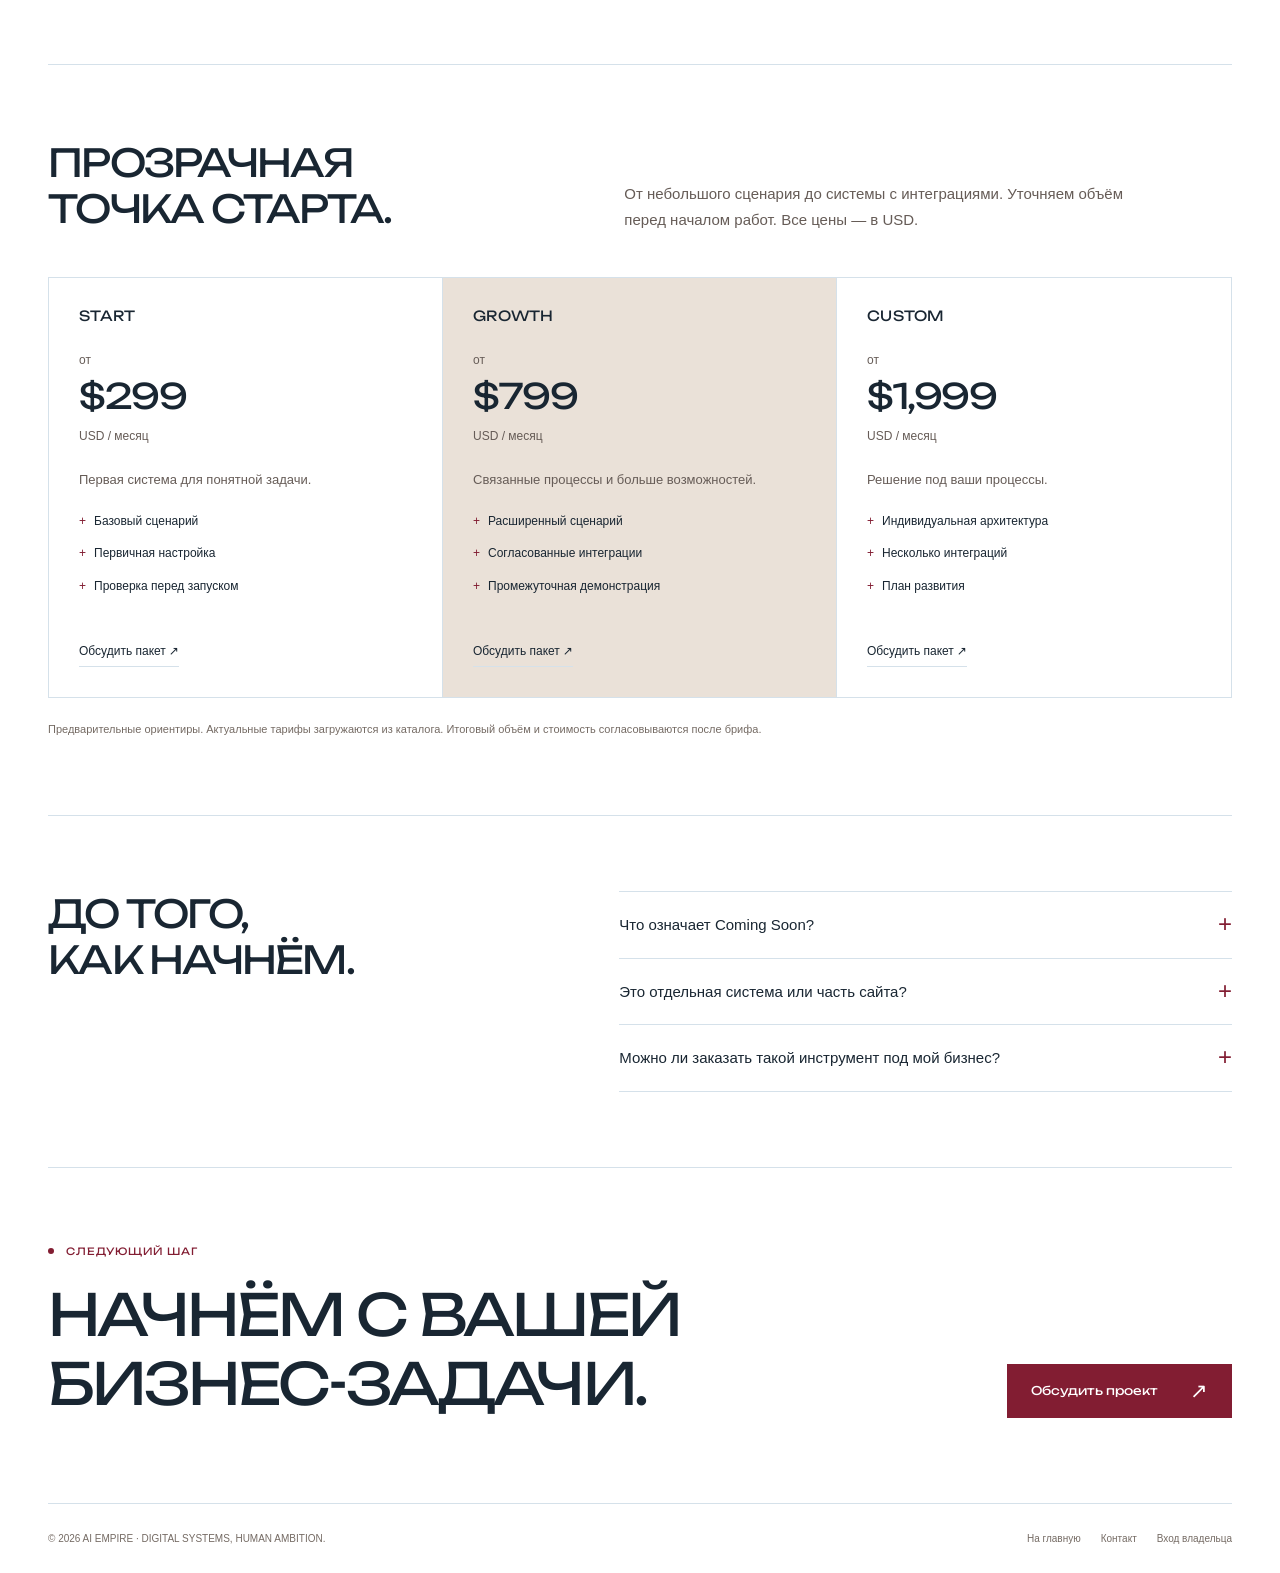
<file: products/proposal/index.html>
<!doctype html>
<html lang="ru"><head><meta charset="utf-8"><meta name="viewport" content="width=device-width,initial-scale=1"><title>Proposal Builder — AI EMPIRE</title><meta name="description" content="Продукт для подготовки коммерческих предложений на основе клиентского брифа. AI помогает со структурой, а объём, обещания и стоимость проверяет человек."><meta name="theme-color" content="#fafbff"><meta property="og:type" content="website"><meta property="og:title" content="Proposal Builder — AI EMPIRE"><meta property="og:description" content="Продукт для подготовки коммерческих предложений на основе клиентского брифа. AI помогает со структурой, а объём, обещания и стоимость проверяет человек."><link rel="preconnect" href="https://fonts.googleapis.com"><link rel="preconnect" href="https://fonts.gstatic.com" crossorigin><link href="https://fonts.googleapis.com/css2?family=Unbounded:wght@300;400;500;600&display=swap" rel="stylesheet"><link rel="stylesheet" href="/css/style.css"><link rel="stylesheet" href="/assets/detail.css"><link rel="stylesheet" href="/css/winter.css"><link rel="icon" href="/assets/favicon.svg" type="image/svg+xml"><script src="/js/runtime.js"></script><script src="/js/theme.js"></script><script src="/assets/detail.js" defer></script><script src="/js/winter.js" defer></script></head><body class="detail-page" data-product="proposal"><canvas id="snow" class="snow-canvas" aria-hidden="true" data-theme-only="winter"></canvas><a class="skip" href="#main">Перейти к содержимому</a><header class="d-header d-wrap"><a class="d-brand" href="/" aria-label="AI EMPIRE — главная"><span class="d-symbol" aria-hidden="true">✳</span>AI EMPIRE</a><nav class="d-nav" aria-label="Основная навигация"><a href="/services/">Услуги</a><a href="/products/" aria-current="page">Продукты</a><a href="/portfolio/">Проекты</a><a class="d-contact" href="/#contact">Начать проект ↗</a></nav></header><main class="d-wrap" id="main" tabindex="-1"><a class="d-back" href="/products/">← Все продукты</a><section class="d-hero"><div><p class="d-eyebrow">Proposal Builder / AI PRODUCTS</p><h1>От брифа<br><em>к ясному предложению.</em></h1><span class="d-status" data-product-status>Coming Soon</span><p class="d-description" data-product-description>Продукт для подготовки коммерческих предложений на основе клиентского брифа. AI помогает со структурой, а объём, обещания и стоимость проверяет человек.</p><div class="d-actions"><a class="d-button d-button--fill" data-product-link href="/?service=saas&product=proposal#contact">Хочу ранний доступ <span aria-hidden="true">↗</span></a><a class="d-text-link" href="#possibilities">Что планируется ↓</a></div><div class="d-meta"><span>Продукт в разработке</span><span>Подписка в USD</span></div></div><figure class="d-hero-media"><img src="/assets/images/web.webp" alt="Рабочий стол с книгой, ноутбуком и клавиатурой" width="1200" height="800" fetchpriority="high" decoding="async"><figcaption class="d-photo-caption"><span>AI PRODUCTS / PROPOSAL BUILDER</span><span>AI EMPIRE</span></figcaption></figure></section><div class="d-product-statement"><strong>Прозрачный статус.</strong><p data-product-availability>Продукт пока недоступен для покупки. Заявка на ранний доступ не создаёт подписку и не требует оплаты. Финальные возможности, ограничения и тарифы будут подтверждены перед запуском.</p></div><section class="d-section" id="possibilities"><div class="d-section-head"><h2>Одна задача.<br>Цельный инструмент.</h2><p>Планируемый сценарий продукта. Следим за тем, чтобы каждый шаг был понятен пользователю и проверяем командой.</p></div><div class="d-features"><article class="d-feature"><span class="d-number">01</span><h3>Структура из брифа</h3><p>Превращаем вводные в разделы: задача, решение, этапы, состав работ и допущения.</p></article><article class="d-feature"><span class="d-number">02</span><h3>Ваш язык</h3><p>Используем согласованные материалы бренда и шаблоны. Не добавляем неподтверждённые результаты и клиентов.</p></article><article class="d-feature"><span class="d-number">03</span><h3>Человек перед отправкой</h3><p>Каждое предложение — черновик. Владелец проверяет обязательства, цены и формулировки перед отправкой.</p></article></div></section><section class="d-section" id="pricing"><div class="d-section-head"><h2>Прозрачная<br>точка старта.</h2><p>От небольшого сценария до системы с интеграциями. Уточняем объём перед началом работ. Все цены — в USD.</p></div><div class="d-pricing" data-pricing-category="saas"><article class="d-plan"><h3>START</h3><p class="d-price"><small>от</small>$299</p><p class="d-interval">USD / месяц</p><p class="d-plan-description">Первая система для понятной задачи.</p><ul><li>Базовый сценарий</li><li>Первичная настройка</li><li>Проверка перед запуском</li></ul><a class="d-text-link" href="/?service=saas&plan=start#contact">Обсудить пакет ↗</a></article><article class="d-plan"><h3>GROWTH</h3><p class="d-price"><small>от</small>$799</p><p class="d-interval">USD / месяц</p><p class="d-plan-description">Связанные процессы и больше возможностей.</p><ul><li>Расширенный сценарий</li><li>Согласованные интеграции</li><li>Промежуточная демонстрация</li></ul><a class="d-text-link" href="/?service=saas&plan=growth#contact">Обсудить пакет ↗</a></article><article class="d-plan"><h3>CUSTOM</h3><p class="d-price"><small>от</small>$1,999</p><p class="d-interval">USD / месяц</p><p class="d-plan-description">Решение под ваши процессы.</p><ul><li>Индивидуальная архитектура</li><li>Несколько интеграций</li><li>План развития</li></ul><a class="d-text-link" href="/?service=saas&plan=custom#contact">Обсудить пакет ↗</a></article></div><p class="d-note" data-price-status>Предварительные ориентиры. Актуальные тарифы загружаются из каталога. Итоговый объём и стоимость согласовываются после брифа.</p></section><section class="d-section d-faq"><h2>До того,<br>как начнём.</h2><div><details><summary>Что означает Coming Soon?</summary><p>Продукт ещё не открыт для использования и оплаты. Можно оставить заявку на ранний доступ; мы сообщим условия, когда появится готовый сценарий.</p></details><details><summary>Это отдельная система или часть сайта?</summary><p>Это отдельный продукт. Подключение сайта, CRM, календаря и других сервисов зависит от выбранного сценария и будет подтверждено до предоставления доступа.</p></details><details><summary>Можно ли заказать такой инструмент под мой бизнес?</summary><p>Да. Мы можем отдельно обсудить индивидуальную разработку на основе ваших процессов и материалов. Стоимость такого проекта рассчитывается отдельно от подписки.</p></details></div></section><section class="d-cta"><div><p class="d-eyebrow">Следующий шаг</p><h2>Начнём с вашей<br>бизнес-задачи.</h2></div><a class="d-button d-button--fill" href="/?service=saas#contact">Обсудить проект<span aria-hidden="true">↗</span></a></section></main><footer class="d-footer d-wrap"><p>© 2026 AI EMPIRE · DIGITAL SYSTEMS, HUMAN AMBITION.</p><nav aria-label="Ссылки в подвале"><a href="/">На главную</a><a href="/#contact">Контакт</a><a href="/admin">Вход владельца</a></nav></footer></body></html>
</file>
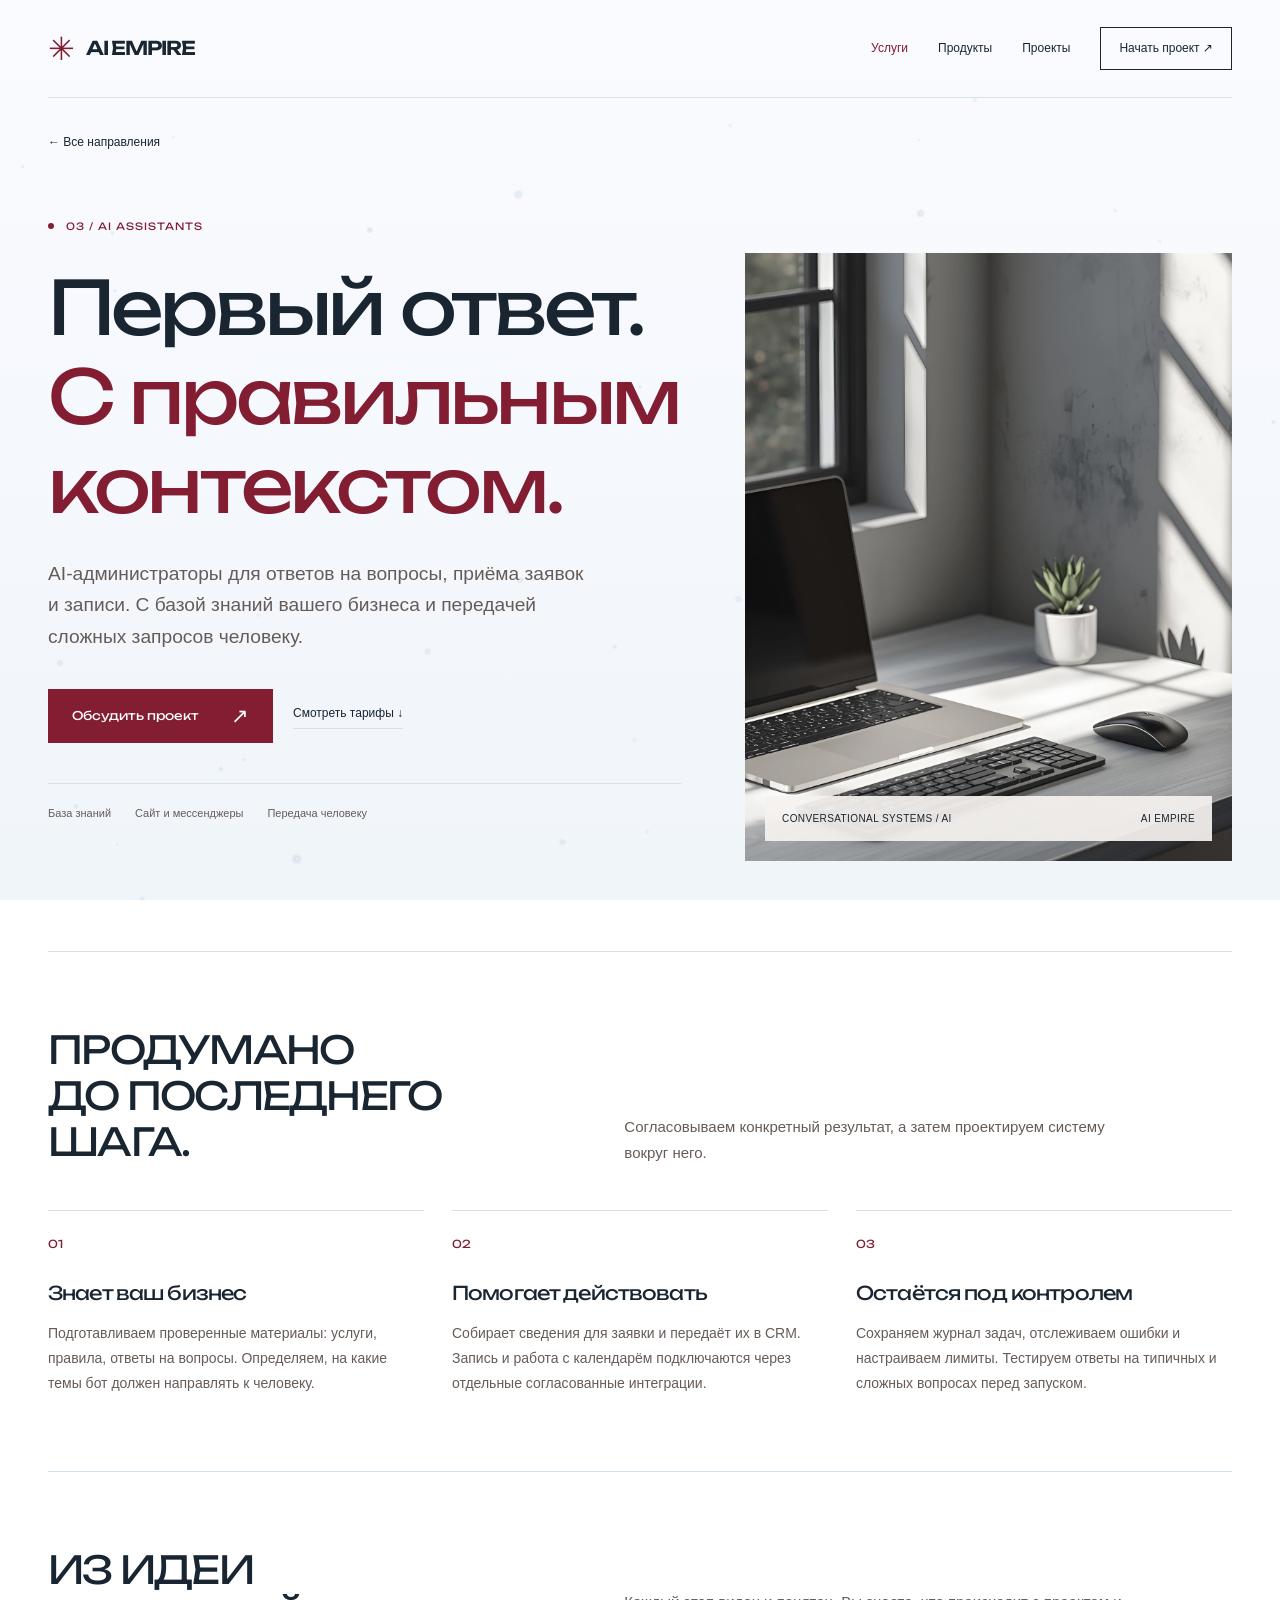
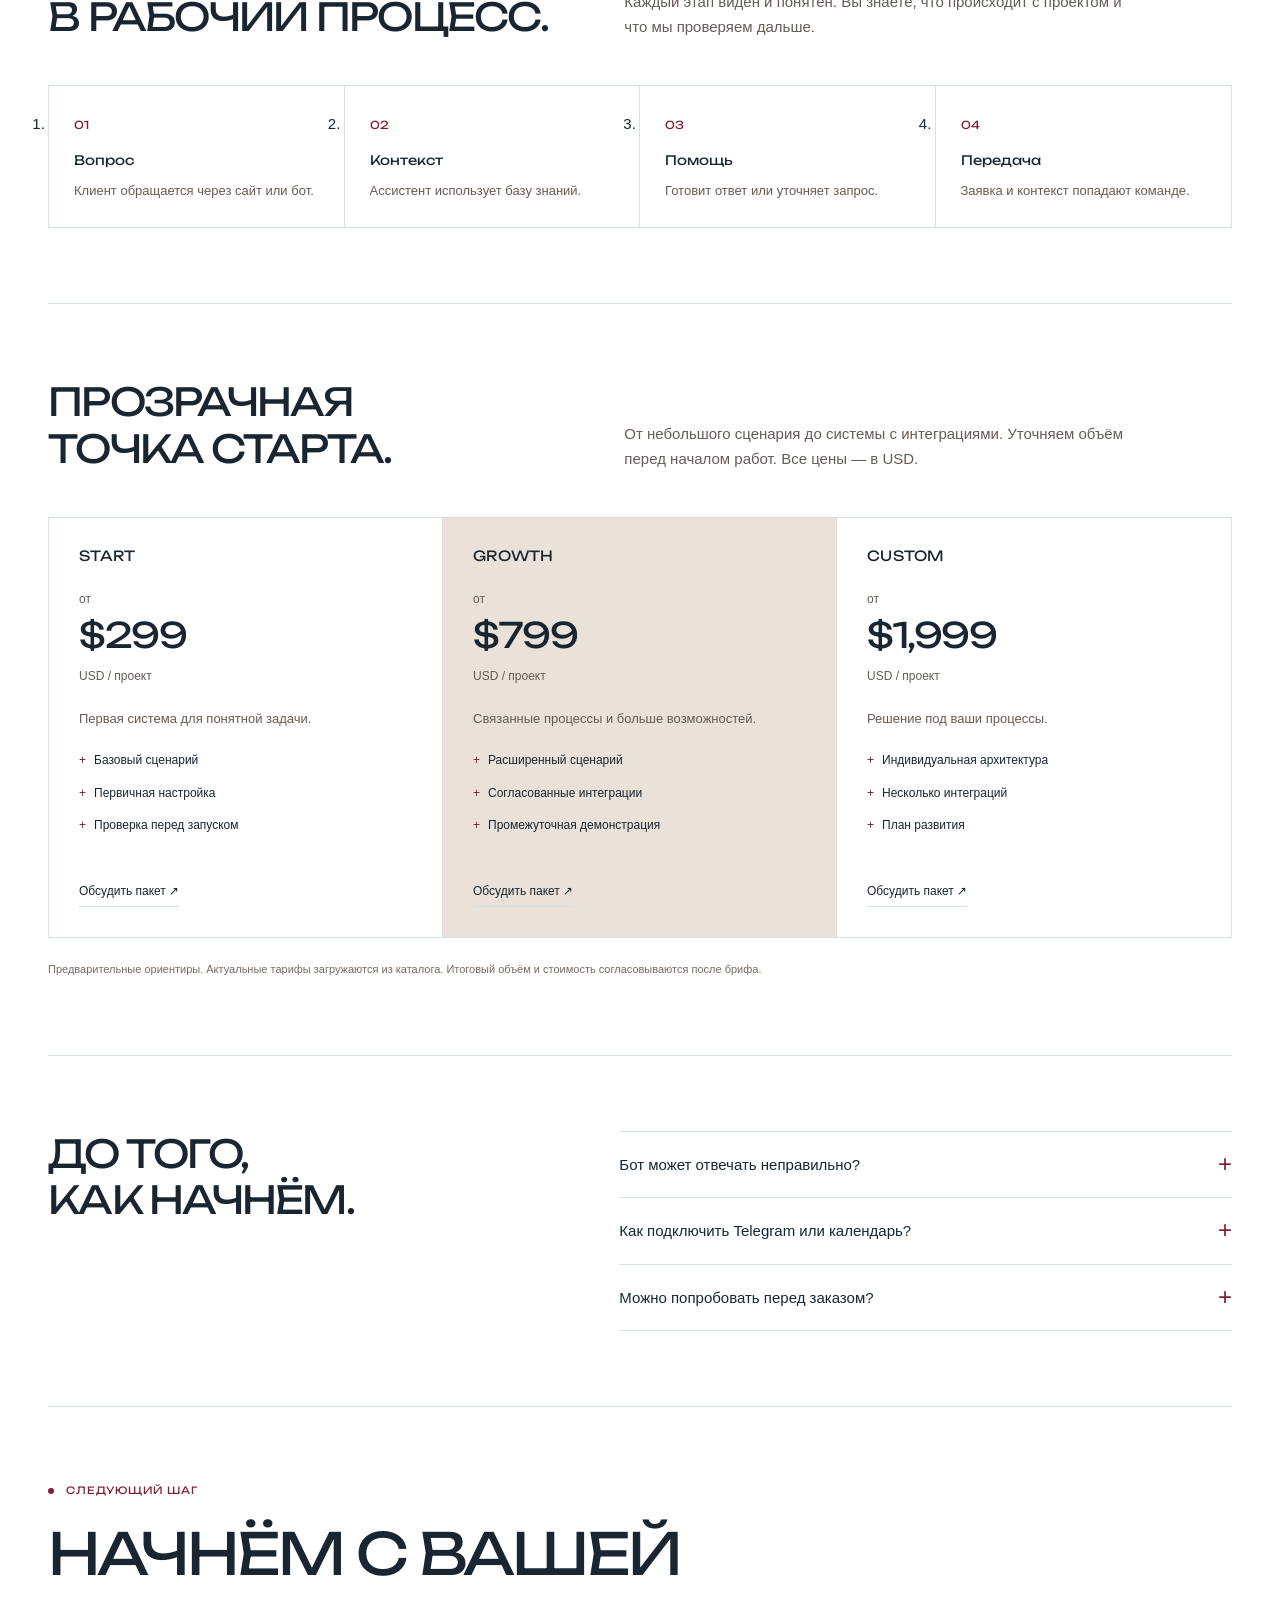
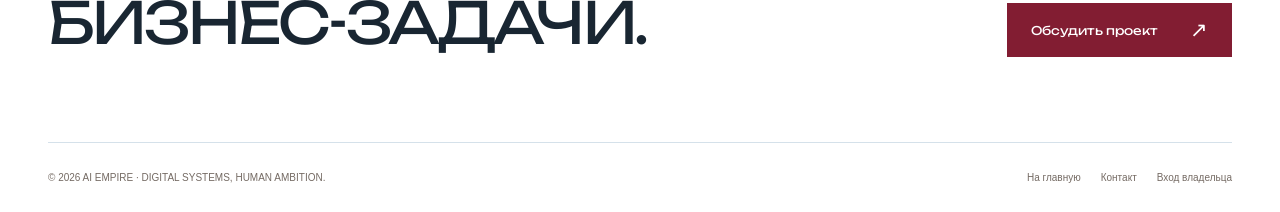
<file: services/assistants/index.html>
<!doctype html>
<html lang="ru"><head><meta charset="utf-8"><meta name="viewport" content="width=device-width,initial-scale=1"><title>AI-боты и AI-администраторы — AI EMPIRE</title><meta name="description" content="AI-администраторы для ответов на вопросы, приёма заявок и записи. С базой знаний вашего бизнеса и передачей сложных запросов человеку."><meta name="theme-color" content="#fafbff"><meta property="og:type" content="website"><meta property="og:title" content="AI-боты и AI-администраторы — AI EMPIRE"><meta property="og:description" content="AI-администраторы для ответов на вопросы, приёма заявок и записи. С базой знаний вашего бизнеса и передачей сложных запросов человеку."><link rel="preconnect" href="https://fonts.googleapis.com"><link rel="preconnect" href="https://fonts.gstatic.com" crossorigin><link href="https://fonts.googleapis.com/css2?family=Unbounded:wght@300;400;500;600&display=swap" rel="stylesheet"><link rel="stylesheet" href="/css/style.css"><link rel="stylesheet" href="/assets/detail.css"><link rel="stylesheet" href="/css/winter.css"><link rel="icon" href="/assets/favicon.svg" type="image/svg+xml"><script src="/js/runtime.js"></script><script src="/js/theme.js"></script><script src="/assets/detail.js" defer></script><script src="/js/winter.js" defer></script></head><body class="detail-page"><canvas id="snow" class="snow-canvas" aria-hidden="true" data-theme-only="winter"></canvas><a class="skip" href="#main">Перейти к содержимому</a><header class="d-header d-wrap"><a class="d-brand" href="/" aria-label="AI EMPIRE — главная"><span class="d-symbol" aria-hidden="true">✳</span>AI EMPIRE</a><nav class="d-nav" aria-label="Основная навигация"><a href="/services/" aria-current="page">Услуги</a><a href="/products/">Продукты</a><a href="/portfolio/">Проекты</a><a class="d-contact" href="/#contact">Начать проект ↗</a></nav></header><main class="d-wrap" id="main" tabindex="-1"><a class="d-back" href="/services/">← Все направления</a><section class="d-hero"><div><p class="d-eyebrow">03 / AI ASSISTANTS</p><h1>Первый ответ.<br><em>С правильным контекстом.</em></h1><p class="d-description">AI-администраторы для ответов на вопросы, приёма заявок и записи. С базой знаний вашего бизнеса и передачей сложных запросов человеку.</p><div class="d-actions"><a class="d-button d-button--fill" href="/?service=assistants#contact">Обсудить проект<span aria-hidden="true">↗</span></a><a class="d-text-link" href="#pricing">Смотреть тарифы ↓</a></div><div class="d-meta"><span>База знаний</span><span>Сайт и мессенджеры</span><span>Передача человеку</span></div></div><figure class="d-hero-media"><img src="/assets/images/assistant.webp" alt="Ноутбук и клавиатура в мягком дневном свете" width="1400" height="2489" fetchpriority="high" decoding="async"><figcaption class="d-photo-caption"><span>CONVERSATIONAL SYSTEMS / AI</span><span>AI EMPIRE</span></figcaption></figure></section><section class="d-section" id="scope"><div class="d-section-head"><h2>Продумано<br>до последнего шага.</h2><p>Согласовываем конкретный результат, а затем проектируем систему вокруг него.</p></div><div class="d-features"><article class="d-feature"><span class="d-number">01</span><h3>Знает ваш бизнес</h3><p>Подготавливаем проверенные материалы: услуги, правила, ответы на вопросы. Определяем, на какие темы бот должен направлять к человеку.</p></article><article class="d-feature"><span class="d-number">02</span><h3>Помогает действовать</h3><p>Собирает сведения для заявки и передаёт их в CRM. Запись и работа с календарём подключаются через отдельные согласованные интеграции.</p></article><article class="d-feature"><span class="d-number">03</span><h3>Остаётся под контролем</h3><p>Сохраняем журнал задач, отслеживаем ошибки и настраиваем лимиты. Тестируем ответы на типичных и сложных вопросах перед запуском.</p></article></div></section><section class="d-section"><div class="d-section-head"><h2>Из идеи<br>в рабочий процесс.</h2><p>Каждый этап виден и понятен. Вы знаете, что происходит с проектом и что мы проверяем дальше.</p></div><ol class="d-flow"><li><span class="d-number">01</span><b>Вопрос</b><p>Клиент обращается через сайт или бот.</p></li><li><span class="d-number">02</span><b>Контекст</b><p>Ассистент использует базу знаний.</p></li><li><span class="d-number">03</span><b>Помощь</b><p>Готовит ответ или уточняет запрос.</p></li><li><span class="d-number">04</span><b>Передача</b><p>Заявка и контекст попадают команде.</p></li></ol></section><section class="d-section" id="pricing"><div class="d-section-head"><h2>Прозрачная<br>точка старта.</h2><p>От небольшого сценария до системы с интеграциями. Уточняем объём перед началом работ. Все цены — в USD.</p></div><div class="d-pricing" data-pricing-category="assistants"><article class="d-plan"><h3>START</h3><p class="d-price"><small>от</small>$299</p><p class="d-interval">USD / проект</p><p class="d-plan-description">Первая система для понятной задачи.</p><ul><li>Базовый сценарий</li><li>Первичная настройка</li><li>Проверка перед запуском</li></ul><a class="d-text-link" href="/?service=assistants&plan=start#contact">Обсудить пакет ↗</a></article><article class="d-plan"><h3>GROWTH</h3><p class="d-price"><small>от</small>$799</p><p class="d-interval">USD / проект</p><p class="d-plan-description">Связанные процессы и больше возможностей.</p><ul><li>Расширенный сценарий</li><li>Согласованные интеграции</li><li>Промежуточная демонстрация</li></ul><a class="d-text-link" href="/?service=assistants&plan=growth#contact">Обсудить пакет ↗</a></article><article class="d-plan"><h3>CUSTOM</h3><p class="d-price"><small>от</small>$1,999</p><p class="d-interval">USD / проект</p><p class="d-plan-description">Решение под ваши процессы.</p><ul><li>Индивидуальная архитектура</li><li>Несколько интеграций</li><li>План развития</li></ul><a class="d-text-link" href="/?service=assistants&plan=custom#contact">Обсудить пакет ↗</a></article></div><p class="d-note" data-price-status>Предварительные ориентиры. Актуальные тарифы загружаются из каталога. Итоговый объём и стоимость согласовываются после брифа.</p></section><section class="d-section d-faq"><h2>До того,<br>как начнём.</h2><div><details><summary>Бот может отвечать неправильно?</summary><p>Да, AI может ошибаться. Поэтому мы ограничиваем его источники, проверяем ответы и предусматриваем передачу сложных вопросов человеку.</p></details><details><summary>Как подключить Telegram или календарь?</summary><p>Для каждого канала нужны ваши доступы и согласованные правила. Ключи остаются на сервере. Стоимость конкретных интеграций уточняется после брифа.</p></details><details><summary>Можно попробовать перед заказом?</summary><p>На странице AI Admin Bot доступен интерактивный сценарий. Это демонстрация поведения без реальной записи и без отправки данных в сторонние AI-сервисы.</p></details></div></section><section class="d-cta"><div><p class="d-eyebrow">Следующий шаг</p><h2>Начнём с вашей<br>бизнес-задачи.</h2></div><a class="d-button d-button--fill" href="/?service=assistants#contact">Обсудить проект<span aria-hidden="true">↗</span></a></section></main><footer class="d-footer d-wrap"><p>© 2026 AI EMPIRE · DIGITAL SYSTEMS, HUMAN AMBITION.</p><nav aria-label="Ссылки в подвале"><a href="/">На главную</a><a href="/#contact">Контакт</a><a href="/admin">Вход владельца</a></nav></footer></body></html>
</file>
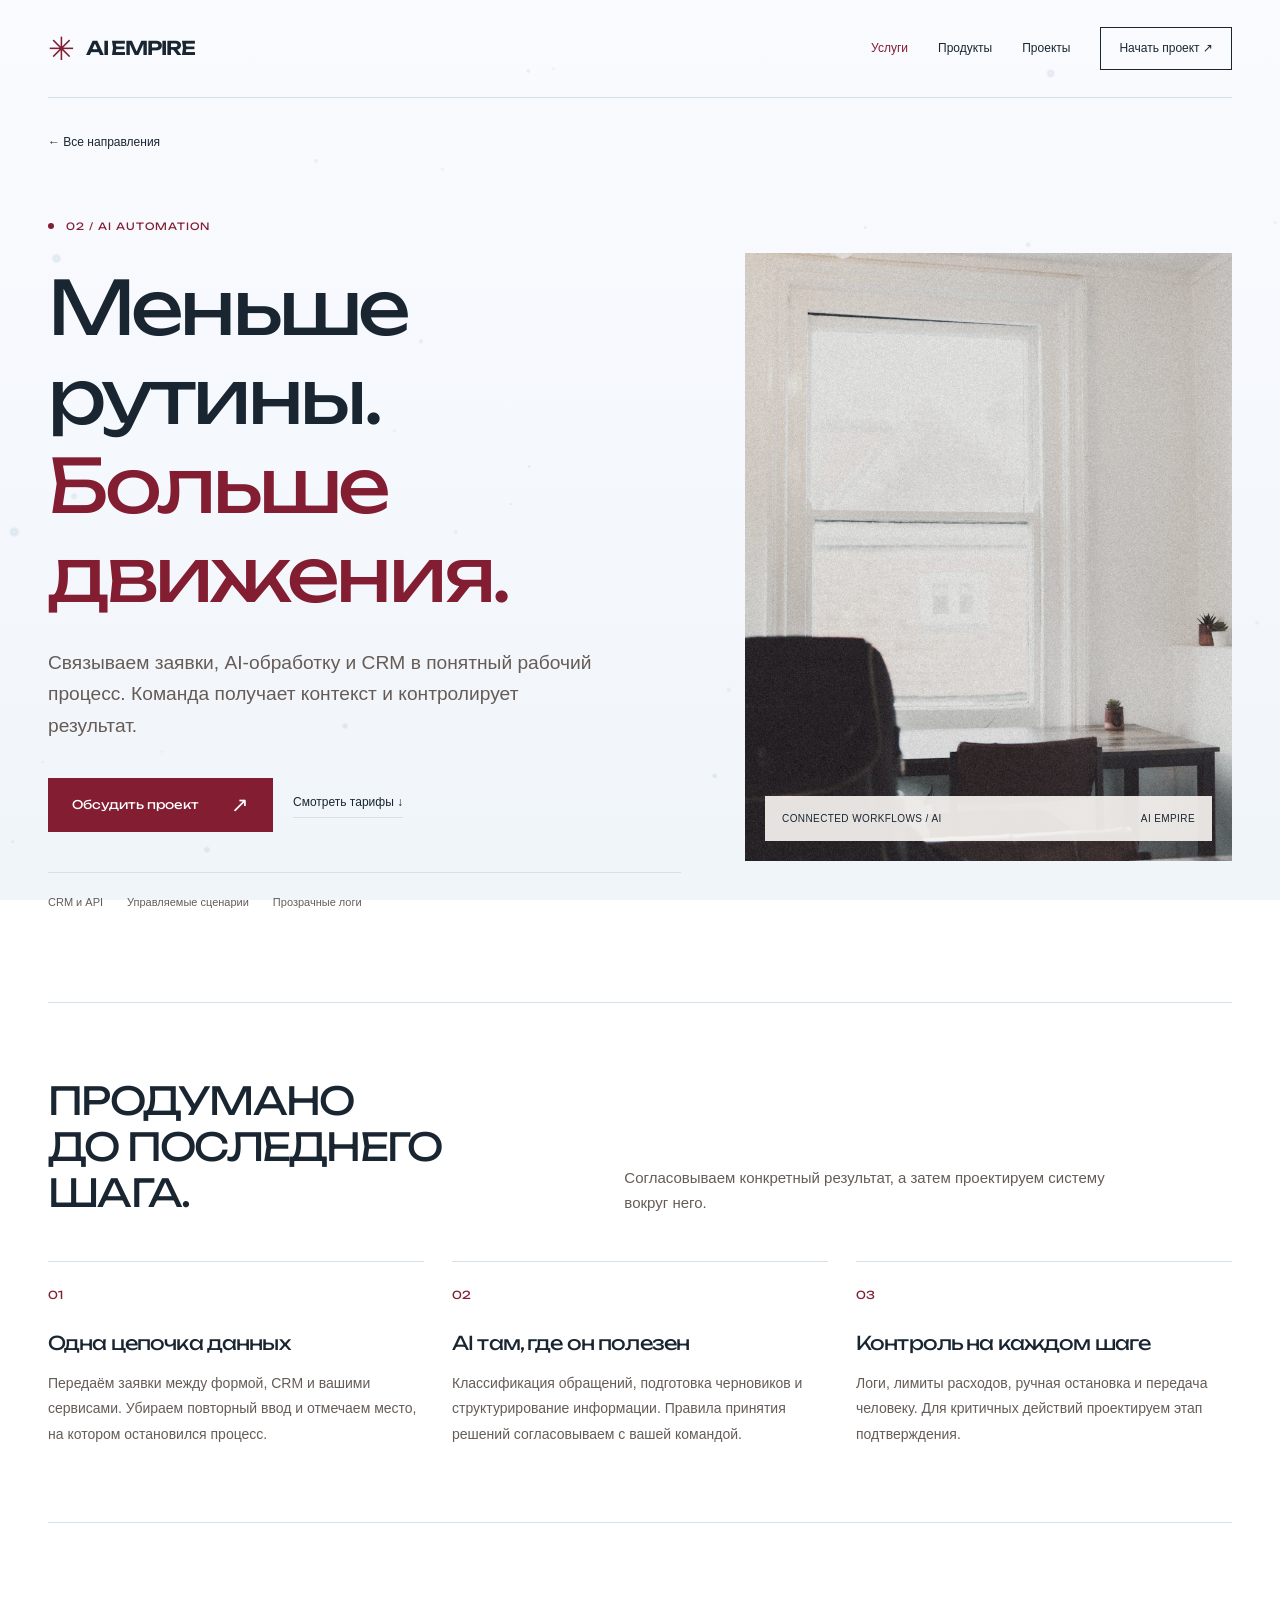
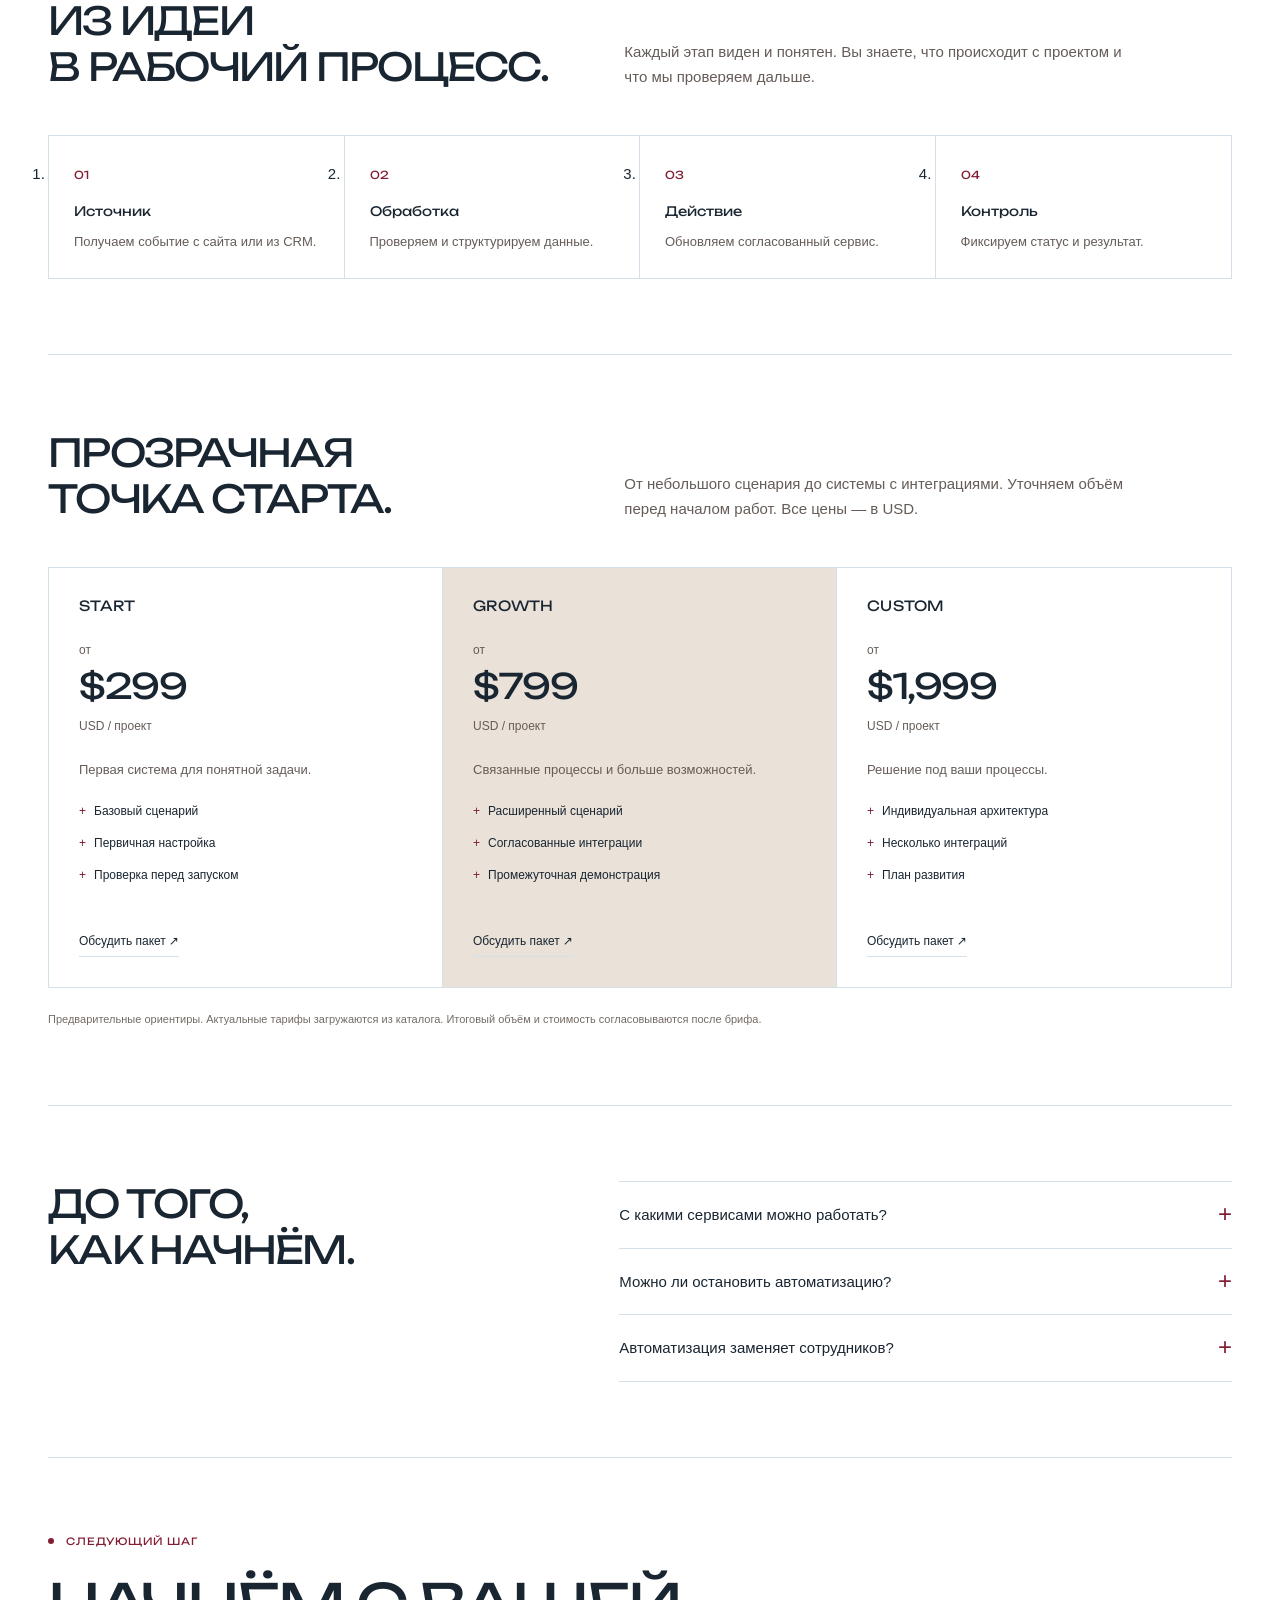
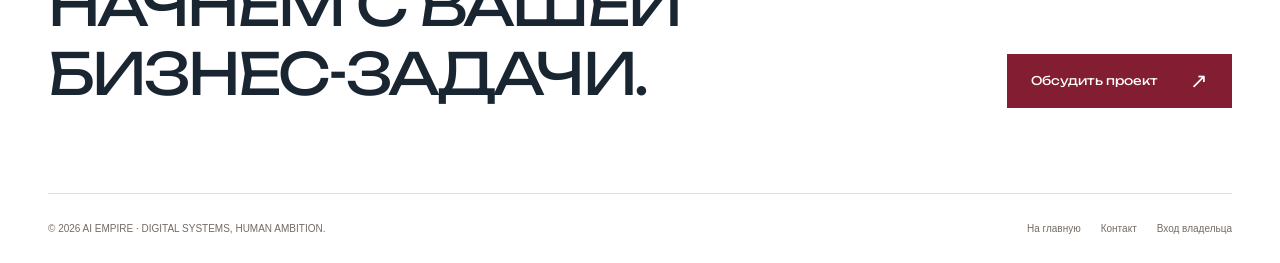
<file: services/automation/index.html>
<!doctype html>
<html lang="ru"><head><meta charset="utf-8"><meta name="viewport" content="width=device-width,initial-scale=1"><title>AI-автоматизация бизнеса — AI EMPIRE</title><meta name="description" content="Связываем заявки, AI-обработку и CRM в понятный рабочий процесс. Команда получает контекст и контролирует результат."><meta name="theme-color" content="#fafbff"><meta property="og:type" content="website"><meta property="og:title" content="AI-автоматизация бизнеса — AI EMPIRE"><meta property="og:description" content="Связываем заявки, AI-обработку и CRM в понятный рабочий процесс. Команда получает контекст и контролирует результат."><link rel="preconnect" href="https://fonts.googleapis.com"><link rel="preconnect" href="https://fonts.gstatic.com" crossorigin><link href="https://fonts.googleapis.com/css2?family=Unbounded:wght@300;400;500;600&display=swap" rel="stylesheet"><link rel="stylesheet" href="/css/style.css"><link rel="stylesheet" href="/assets/detail.css"><link rel="stylesheet" href="/css/winter.css"><link rel="icon" href="/assets/favicon.svg" type="image/svg+xml"><script src="/js/runtime.js"></script><script src="/js/theme.js"></script><script src="/assets/detail.js" defer></script><script src="/js/winter.js" defer></script></head><body class="detail-page"><canvas id="snow" class="snow-canvas" aria-hidden="true" data-theme-only="winter"></canvas><a class="skip" href="#main">Перейти к содержимому</a><header class="d-header d-wrap"><a class="d-brand" href="/" aria-label="AI EMPIRE — главная"><span class="d-symbol" aria-hidden="true">✳</span>AI EMPIRE</a><nav class="d-nav" aria-label="Основная навигация"><a href="/services/" aria-current="page">Услуги</a><a href="/products/">Продукты</a><a href="/portfolio/">Проекты</a><a class="d-contact" href="/#contact">Начать проект ↗</a></nav></header><main class="d-wrap" id="main" tabindex="-1"><a class="d-back" href="/services/">← Все направления</a><section class="d-hero"><div><p class="d-eyebrow">02 / AI AUTOMATION</p><h1>Меньше рутины.<br><em>Больше движения.</em></h1><p class="d-description">Связываем заявки, AI-обработку и CRM в понятный рабочий процесс. Команда получает контекст и контролирует результат.</p><div class="d-actions"><a class="d-button d-button--fill" href="/?service=automation#contact">Обсудить проект<span aria-hidden="true">↗</span></a><a class="d-text-link" href="#pricing">Смотреть тарифы ↓</a></div><div class="d-meta"><span>CRM и API</span><span>Управляемые сценарии</span><span>Прозрачные логи</span></div></div><figure class="d-hero-media"><img src="/assets/images/automation.webp" alt="Спокойное рабочее пространство у окна" width="900" height="1000" fetchpriority="high" decoding="async"><figcaption class="d-photo-caption"><span>CONNECTED WORKFLOWS / AI</span><span>AI EMPIRE</span></figcaption></figure></section><section class="d-section" id="scope"><div class="d-section-head"><h2>Продумано<br>до последнего шага.</h2><p>Согласовываем конкретный результат, а затем проектируем систему вокруг него.</p></div><div class="d-features"><article class="d-feature"><span class="d-number">01</span><h3>Одна цепочка данных</h3><p>Передаём заявки между формой, CRM и вашими сервисами. Убираем повторный ввод и отмечаем место, на котором остановился процесс.</p></article><article class="d-feature"><span class="d-number">02</span><h3>AI там, где он полезен</h3><p>Классификация обращений, подготовка черновиков и структурирование информации. Правила принятия решений согласовываем с вашей командой.</p></article><article class="d-feature"><span class="d-number">03</span><h3>Контроль на каждом шаге</h3><p>Логи, лимиты расходов, ручная остановка и передача человеку. Для критичных действий проектируем этап подтверждения.</p></article></div></section><section class="d-section"><div class="d-section-head"><h2>Из идеи<br>в рабочий процесс.</h2><p>Каждый этап виден и понятен. Вы знаете, что происходит с проектом и что мы проверяем дальше.</p></div><ol class="d-flow"><li><span class="d-number">01</span><b>Источник</b><p>Получаем событие с сайта или из CRM.</p></li><li><span class="d-number">02</span><b>Обработка</b><p>Проверяем и структурируем данные.</p></li><li><span class="d-number">03</span><b>Действие</b><p>Обновляем согласованный сервис.</p></li><li><span class="d-number">04</span><b>Контроль</b><p>Фиксируем статус и результат.</p></li></ol></section><section class="d-section" id="pricing"><div class="d-section-head"><h2>Прозрачная<br>точка старта.</h2><p>От небольшого сценария до системы с интеграциями. Уточняем объём перед началом работ. Все цены — в USD.</p></div><div class="d-pricing" data-pricing-category="automation"><article class="d-plan"><h3>START</h3><p class="d-price"><small>от</small>$299</p><p class="d-interval">USD / проект</p><p class="d-plan-description">Первая система для понятной задачи.</p><ul><li>Базовый сценарий</li><li>Первичная настройка</li><li>Проверка перед запуском</li></ul><a class="d-text-link" href="/?service=automation&plan=start#contact">Обсудить пакет ↗</a></article><article class="d-plan"><h3>GROWTH</h3><p class="d-price"><small>от</small>$799</p><p class="d-interval">USD / проект</p><p class="d-plan-description">Связанные процессы и больше возможностей.</p><ul><li>Расширенный сценарий</li><li>Согласованные интеграции</li><li>Промежуточная демонстрация</li></ul><a class="d-text-link" href="/?service=automation&plan=growth#contact">Обсудить пакет ↗</a></article><article class="d-plan"><h3>CUSTOM</h3><p class="d-price"><small>от</small>$1,999</p><p class="d-interval">USD / проект</p><p class="d-plan-description">Решение под ваши процессы.</p><ul><li>Индивидуальная архитектура</li><li>Несколько интеграций</li><li>План развития</li></ul><a class="d-text-link" href="/?service=automation&plan=custom#contact">Обсудить пакет ↗</a></article></div><p class="d-note" data-price-status>Предварительные ориентиры. Актуальные тарифы загружаются из каталога. Итоговый объём и стоимость согласовываются после брифа.</p></section><section class="d-section d-faq"><h2>До того,<br>как начнём.</h2><div><details><summary>С какими сервисами можно работать?</summary><p>С сервисами, которые предоставляют подходящий API, webhook или другой официальный способ интеграции. Возможности и ограничения проверяем до оценки работ.</p></details><details><summary>Можно ли остановить автоматизацию?</summary><p>Да. Проектируем ручную остановку задач, ограничения расходов и журнал событий. Степень детализации управления определяется согласованным сценарием.</p></details><details><summary>Автоматизация заменяет сотрудников?</summary><p>Она берёт на себя повторяющиеся операции. Нестандартные запросы, спорные ответы и важные решения передаются человеку по согласованным правилам.</p></details></div></section><section class="d-cta"><div><p class="d-eyebrow">Следующий шаг</p><h2>Начнём с вашей<br>бизнес-задачи.</h2></div><a class="d-button d-button--fill" href="/?service=automation#contact">Обсудить проект<span aria-hidden="true">↗</span></a></section></main><footer class="d-footer d-wrap"><p>© 2026 AI EMPIRE · DIGITAL SYSTEMS, HUMAN AMBITION.</p><nav aria-label="Ссылки в подвале"><a href="/">На главную</a><a href="/#contact">Контакт</a><a href="/admin">Вход владельца</a></nav></footer></body></html>
</file>
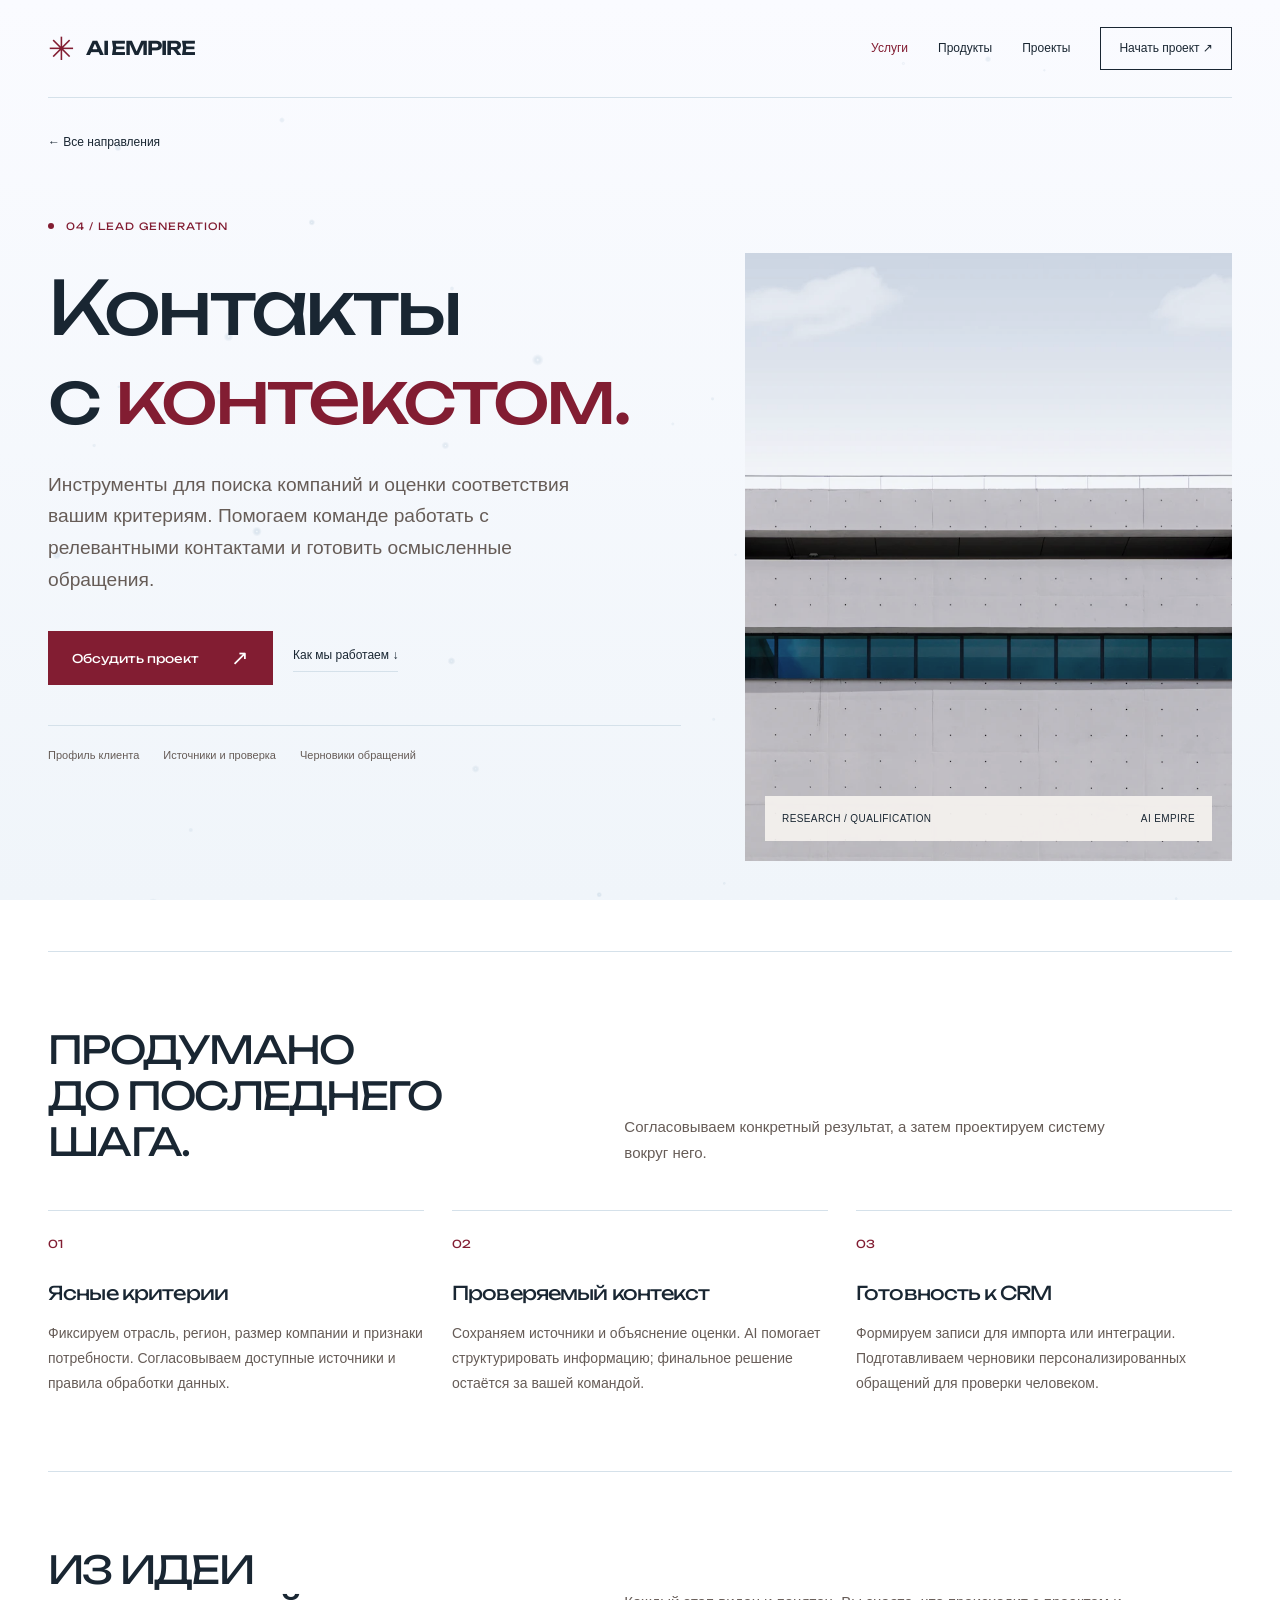
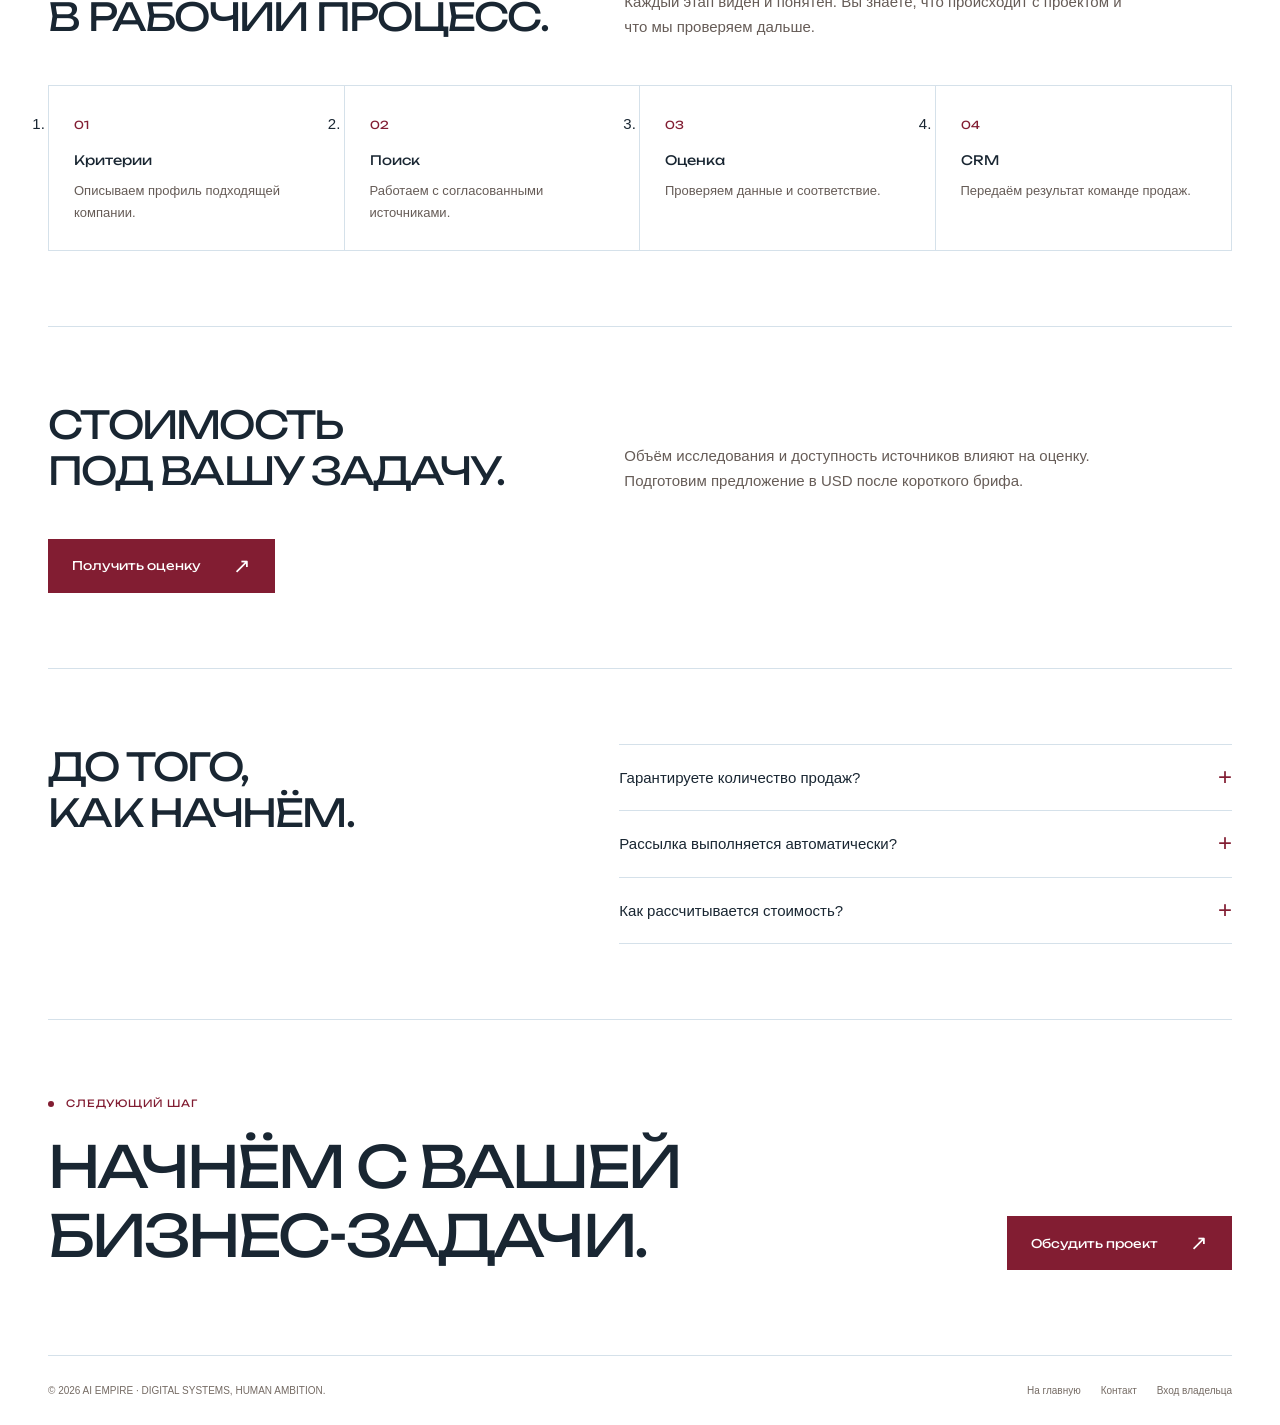
<file: services/leadgen/index.html>
<!doctype html>
<html lang="ru"><head><meta charset="utf-8"><meta name="viewport" content="width=device-width,initial-scale=1"><title>Поиск и квалификация лидов — AI EMPIRE</title><meta name="description" content="Инструменты для поиска компаний и оценки соответствия вашим критериям. Помогаем команде работать с релевантными контактами и готовить осмысленные обращения."><meta name="theme-color" content="#fafbff"><meta property="og:type" content="website"><meta property="og:title" content="Поиск и квалификация лидов — AI EMPIRE"><meta property="og:description" content="Инструменты для поиска компаний и оценки соответствия вашим критериям. Помогаем команде работать с релевантными контактами и готовить осмысленные обращения."><link rel="preconnect" href="https://fonts.googleapis.com"><link rel="preconnect" href="https://fonts.gstatic.com" crossorigin><link href="https://fonts.googleapis.com/css2?family=Unbounded:wght@300;400;500;600&display=swap" rel="stylesheet"><link rel="stylesheet" href="/css/style.css"><link rel="stylesheet" href="/assets/detail.css"><link rel="stylesheet" href="/css/winter.css"><link rel="icon" href="/assets/favicon.svg" type="image/svg+xml"><script src="/js/runtime.js"></script><script src="/js/theme.js"></script><script src="/assets/detail.js" defer></script><script src="/js/winter.js" defer></script></head><body class="detail-page"><canvas id="snow" class="snow-canvas" aria-hidden="true" data-theme-only="winter"></canvas><a class="skip" href="#main">Перейти к содержимому</a><header class="d-header d-wrap"><a class="d-brand" href="/" aria-label="AI EMPIRE — главная"><span class="d-symbol" aria-hidden="true">✳</span>AI EMPIRE</a><nav class="d-nav" aria-label="Основная навигация"><a href="/services/" aria-current="page">Услуги</a><a href="/products/">Продукты</a><a href="/portfolio/">Проекты</a><a class="d-contact" href="/#contact">Начать проект ↗</a></nav></header><main class="d-wrap" id="main" tabindex="-1"><a class="d-back" href="/services/">← Все направления</a><section class="d-hero"><div><p class="d-eyebrow">04 / LEAD GENERATION</p><h1>Контакты<br>с <em>контекстом.</em></h1><p class="d-description">Инструменты для поиска компаний и оценки соответствия вашим критериям. Помогаем команде работать с релевантными контактами и готовить осмысленные обращения.</p><div class="d-actions"><a class="d-button d-button--fill" href="/?service=leadgen#contact">Обсудить проект<span aria-hidden="true">↗</span></a><a class="d-text-link" href="#scope">Как мы работаем ↓</a></div><div class="d-meta"><span>Профиль клиента</span><span>Источники и проверка</span><span>Черновики обращений</span></div></div><figure class="d-hero-media"><img src="/assets/images/portfolio.webp" alt="Ритмичные линии минималистичного бетонного фасада" width="1400" height="933" fetchpriority="high" decoding="async"><figcaption class="d-photo-caption"><span>RESEARCH / QUALIFICATION</span><span>AI EMPIRE</span></figcaption></figure></section><section class="d-section" id="scope"><div class="d-section-head"><h2>Продумано<br>до последнего шага.</h2><p>Согласовываем конкретный результат, а затем проектируем систему вокруг него.</p></div><div class="d-features"><article class="d-feature"><span class="d-number">01</span><h3>Ясные критерии</h3><p>Фиксируем отрасль, регион, размер компании и признаки потребности. Согласовываем доступные источники и правила обработки данных.</p></article><article class="d-feature"><span class="d-number">02</span><h3>Проверяемый контекст</h3><p>Сохраняем источники и объяснение оценки. AI помогает структурировать информацию; финальное решение остаётся за вашей командой.</p></article><article class="d-feature"><span class="d-number">03</span><h3>Готовность к CRM</h3><p>Формируем записи для импорта или интеграции. Подготавливаем черновики персонализированных обращений для проверки человеком.</p></article></div></section><section class="d-section"><div class="d-section-head"><h2>Из идеи<br>в рабочий процесс.</h2><p>Каждый этап виден и понятен. Вы знаете, что происходит с проектом и что мы проверяем дальше.</p></div><ol class="d-flow"><li><span class="d-number">01</span><b>Критерии</b><p>Описываем профиль подходящей компании.</p></li><li><span class="d-number">02</span><b>Поиск</b><p>Работаем с согласованными источниками.</p></li><li><span class="d-number">03</span><b>Оценка</b><p>Проверяем данные и соответствие.</p></li><li><span class="d-number">04</span><b>CRM</b><p>Передаём результат команде продаж.</p></li></ol></section><section class="d-section"><div class="d-section-head"><h2>Стоимость<br>под вашу задачу.</h2><p>Объём исследования и доступность источников влияют на оценку. Подготовим предложение в USD после короткого брифа.</p></div><a class="d-button d-button--fill" href="/?service=leadgen#contact">Получить оценку<span aria-hidden="true">↗</span></a></section><section class="d-section d-faq"><h2>До того,<br>как начнём.</h2><div><details><summary>Гарантируете количество продаж?</summary><p>Нет. Результат продаж зависит от продукта, предложения и работы команды. Мы согласовываем состав данных, критерии качества и технический результат.</p></details><details><summary>Рассылка выполняется автоматически?</summary><p>Отправка сообщений не включается по умолчанию. Подготовка черновиков и отправка — разные действия; каналы и правила согласовываются отдельно.</p></details><details><summary>Как рассчитывается стоимость?</summary><p>После уточнения источников, объёма данных, критериев квалификации и интеграций. Для этого направления составляем индивидуальное предложение.</p></details></div></section><section class="d-cta"><div><p class="d-eyebrow">Следующий шаг</p><h2>Начнём с вашей<br>бизнес-задачи.</h2></div><a class="d-button d-button--fill" href="/?service=leadgen#contact">Обсудить проект<span aria-hidden="true">↗</span></a></section></main><footer class="d-footer d-wrap"><p>© 2026 AI EMPIRE · DIGITAL SYSTEMS, HUMAN AMBITION.</p><nav aria-label="Ссылки в подвале"><a href="/">На главную</a><a href="/#contact">Контакт</a><a href="/admin">Вход владельца</a></nav></footer></body></html>
</file>
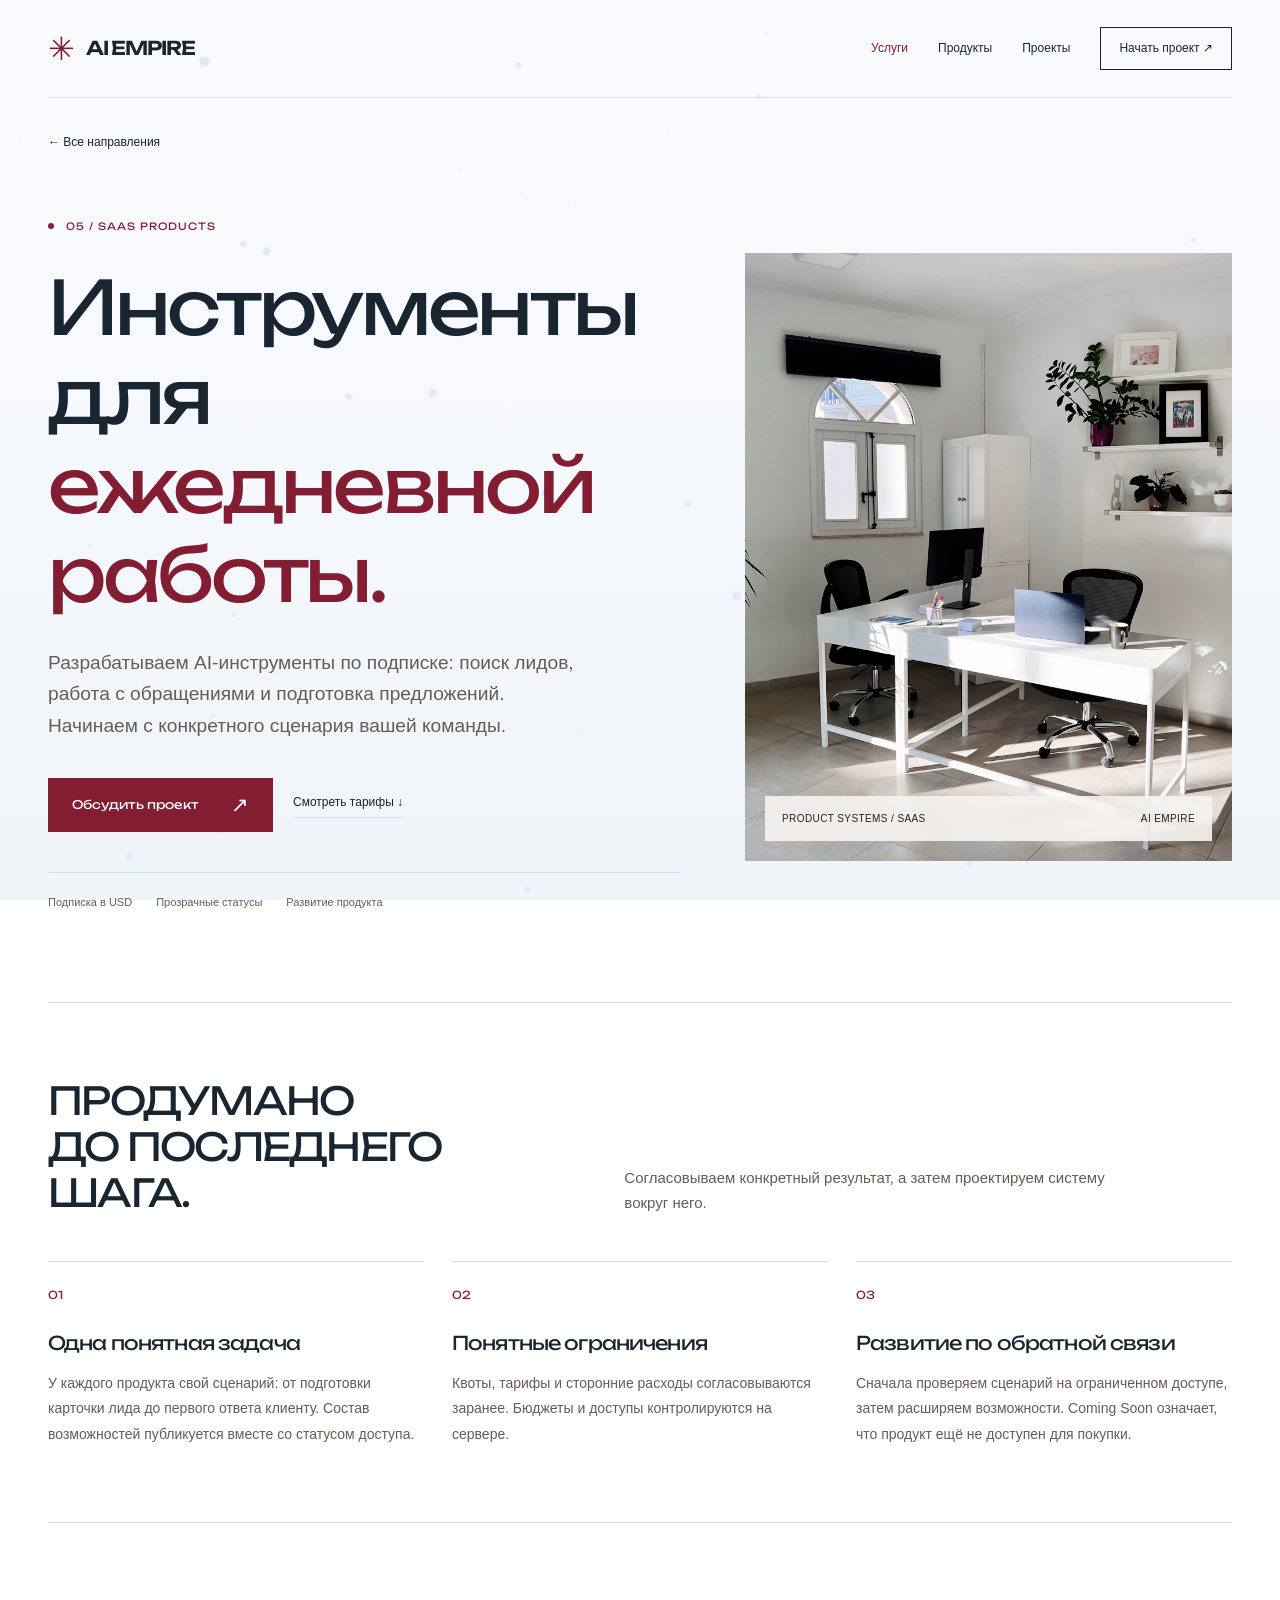
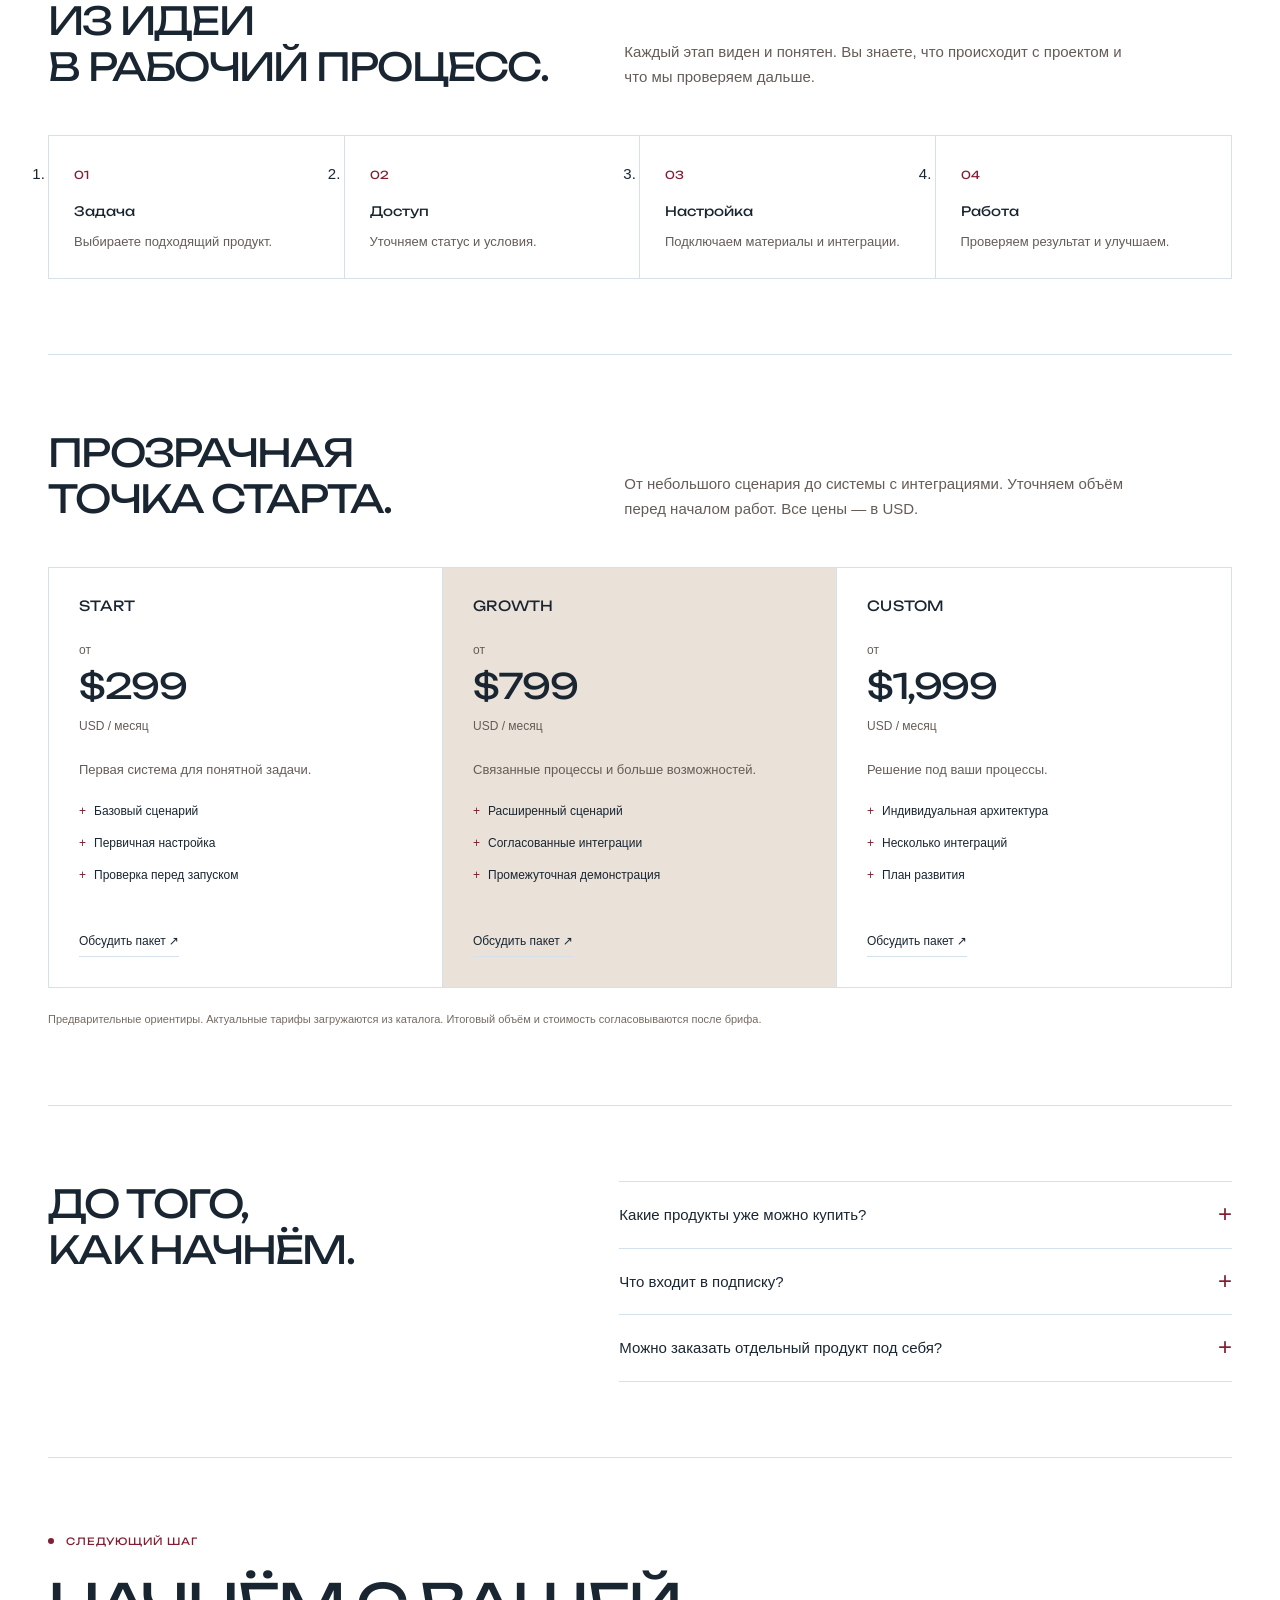
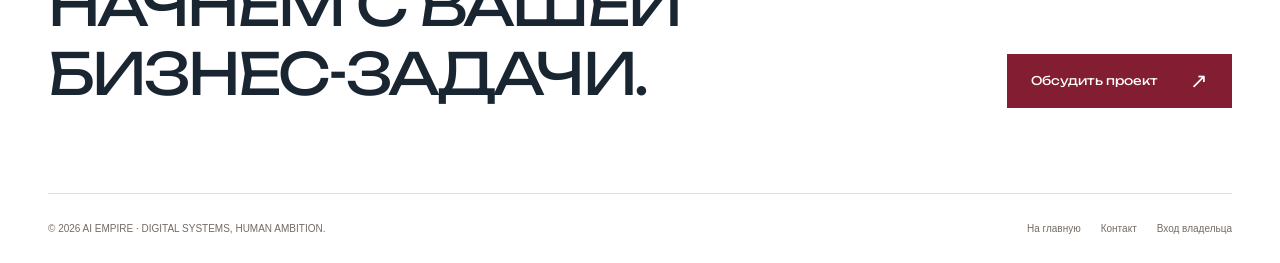
<file: services/saas/index.html>
<!doctype html>
<html lang="ru"><head><meta charset="utf-8"><meta name="viewport" content="width=device-width,initial-scale=1"><title>AI SaaS-продукты — AI EMPIRE</title><meta name="description" content="Разрабатываем AI-инструменты по подписке: поиск лидов, работа с обращениями и подготовка предложений. Начинаем с конкретного сценария вашей команды."><meta name="theme-color" content="#fafbff"><meta property="og:type" content="website"><meta property="og:title" content="AI SaaS-продукты — AI EMPIRE"><meta property="og:description" content="Разрабатываем AI-инструменты по подписке: поиск лидов, работа с обращениями и подготовка предложений. Начинаем с конкретного сценария вашей команды."><link rel="preconnect" href="https://fonts.googleapis.com"><link rel="preconnect" href="https://fonts.gstatic.com" crossorigin><link href="https://fonts.googleapis.com/css2?family=Unbounded:wght@300;400;500;600&display=swap" rel="stylesheet"><link rel="stylesheet" href="/css/style.css"><link rel="stylesheet" href="/assets/detail.css"><link rel="stylesheet" href="/css/winter.css"><link rel="icon" href="/assets/favicon.svg" type="image/svg+xml"><script src="/js/runtime.js"></script><script src="/js/theme.js"></script><script src="/assets/detail.js" defer></script><script src="/js/winter.js" defer></script></head><body class="detail-page"><canvas id="snow" class="snow-canvas" aria-hidden="true" data-theme-only="winter"></canvas><a class="skip" href="#main">Перейти к содержимому</a><header class="d-header d-wrap"><a class="d-brand" href="/" aria-label="AI EMPIRE — главная"><span class="d-symbol" aria-hidden="true">✳</span>AI EMPIRE</a><nav class="d-nav" aria-label="Основная навигация"><a href="/services/" aria-current="page">Услуги</a><a href="/products/">Продукты</a><a href="/portfolio/">Проекты</a><a class="d-contact" href="/#contact">Начать проект ↗</a></nav></header><main class="d-wrap" id="main" tabindex="-1"><a class="d-back" href="/services/">← Все направления</a><section class="d-hero"><div><p class="d-eyebrow">05 / SAAS PRODUCTS</p><h1>Инструменты<br>для <em>ежедневной работы.</em></h1><p class="d-description">Разрабатываем AI-инструменты по подписке: поиск лидов, работа с обращениями и подготовка предложений. Начинаем с конкретного сценария вашей команды.</p><div class="d-actions"><a class="d-button d-button--fill" href="/?service=saas#contact">Обсудить проект<span aria-hidden="true">↗</span></a><a class="d-text-link" href="#pricing">Смотреть тарифы ↓</a></div><div class="d-meta"><span>Подписка в USD</span><span>Прозрачные статусы</span><span>Развитие продукта</span></div></div><figure class="d-hero-media"><img src="/assets/images/products.webp" alt="Светлый рабочий кабинет с растениями и ноутбуком" width="1400" height="1050" fetchpriority="high" decoding="async"><figcaption class="d-photo-caption"><span>PRODUCT SYSTEMS / SAAS</span><span>AI EMPIRE</span></figcaption></figure></section><section class="d-section" id="scope"><div class="d-section-head"><h2>Продумано<br>до последнего шага.</h2><p>Согласовываем конкретный результат, а затем проектируем систему вокруг него.</p></div><div class="d-features"><article class="d-feature"><span class="d-number">01</span><h3>Одна понятная задача</h3><p>У каждого продукта свой сценарий: от подготовки карточки лида до первого ответа клиенту. Состав возможностей публикуется вместе со статусом доступа.</p></article><article class="d-feature"><span class="d-number">02</span><h3>Понятные ограничения</h3><p>Квоты, тарифы и сторонние расходы согласовываются заранее. Бюджеты и доступы контролируются на сервере.</p></article><article class="d-feature"><span class="d-number">03</span><h3>Развитие по обратной связи</h3><p>Сначала проверяем сценарий на ограниченном доступе, затем расширяем возможности. Coming Soon означает, что продукт ещё не доступен для покупки.</p></article></div></section><section class="d-section"><div class="d-section-head"><h2>Из идеи<br>в рабочий процесс.</h2><p>Каждый этап виден и понятен. Вы знаете, что происходит с проектом и что мы проверяем дальше.</p></div><ol class="d-flow"><li><span class="d-number">01</span><b>Задача</b><p>Выбираете подходящий продукт.</p></li><li><span class="d-number">02</span><b>Доступ</b><p>Уточняем статус и условия.</p></li><li><span class="d-number">03</span><b>Настройка</b><p>Подключаем материалы и интеграции.</p></li><li><span class="d-number">04</span><b>Работа</b><p>Проверяем результат и улучшаем.</p></li></ol></section><section class="d-section" id="pricing"><div class="d-section-head"><h2>Прозрачная<br>точка старта.</h2><p>От небольшого сценария до системы с интеграциями. Уточняем объём перед началом работ. Все цены — в USD.</p></div><div class="d-pricing" data-pricing-category="saas"><article class="d-plan"><h3>START</h3><p class="d-price"><small>от</small>$299</p><p class="d-interval">USD / месяц</p><p class="d-plan-description">Первая система для понятной задачи.</p><ul><li>Базовый сценарий</li><li>Первичная настройка</li><li>Проверка перед запуском</li></ul><a class="d-text-link" href="/?service=saas&plan=start#contact">Обсудить пакет ↗</a></article><article class="d-plan"><h3>GROWTH</h3><p class="d-price"><small>от</small>$799</p><p class="d-interval">USD / месяц</p><p class="d-plan-description">Связанные процессы и больше возможностей.</p><ul><li>Расширенный сценарий</li><li>Согласованные интеграции</li><li>Промежуточная демонстрация</li></ul><a class="d-text-link" href="/?service=saas&plan=growth#contact">Обсудить пакет ↗</a></article><article class="d-plan"><h3>CUSTOM</h3><p class="d-price"><small>от</small>$1,999</p><p class="d-interval">USD / месяц</p><p class="d-plan-description">Решение под ваши процессы.</p><ul><li>Индивидуальная архитектура</li><li>Несколько интеграций</li><li>План развития</li></ul><a class="d-text-link" href="/?service=saas&plan=custom#contact">Обсудить пакет ↗</a></article></div><p class="d-note" data-price-status>Предварительные ориентиры. Актуальные тарифы загружаются из каталога. Итоговый объём и стоимость согласовываются после брифа.</p></section><section class="d-section d-faq"><h2>До того,<br>как начнём.</h2><div><details><summary>Какие продукты уже можно купить?</summary><p>Актуальный статус указан на странице каждого продукта. Пока продукт помечен Coming Soon, можно только оставить заявку на ранний доступ; оплата не принимается.</p></details><details><summary>Что входит в подписку?</summary><p>Предварительные пакеты представлены ниже. Финальные квоты, функции и расходы на AI будут подтверждены перед предоставлением платного доступа.</p></details><details><summary>Можно заказать отдельный продукт под себя?</summary><p>Да. Индивидуальная разработка SaaS оценивается после разбора сценариев, ролей, интеграций и нагрузки. Используйте форму заявки и укажите вашу задачу.</p></details></div></section><section class="d-cta"><div><p class="d-eyebrow">Следующий шаг</p><h2>Начнём с вашей<br>бизнес-задачи.</h2></div><a class="d-button d-button--fill" href="/?service=saas#contact">Обсудить проект<span aria-hidden="true">↗</span></a></section></main><footer class="d-footer d-wrap"><p>© 2026 AI EMPIRE · DIGITAL SYSTEMS, HUMAN AMBITION.</p><nav aria-label="Ссылки в подвале"><a href="/">На главную</a><a href="/#contact">Контакт</a><a href="/admin">Вход владельца</a></nav></footer></body></html>
</file>
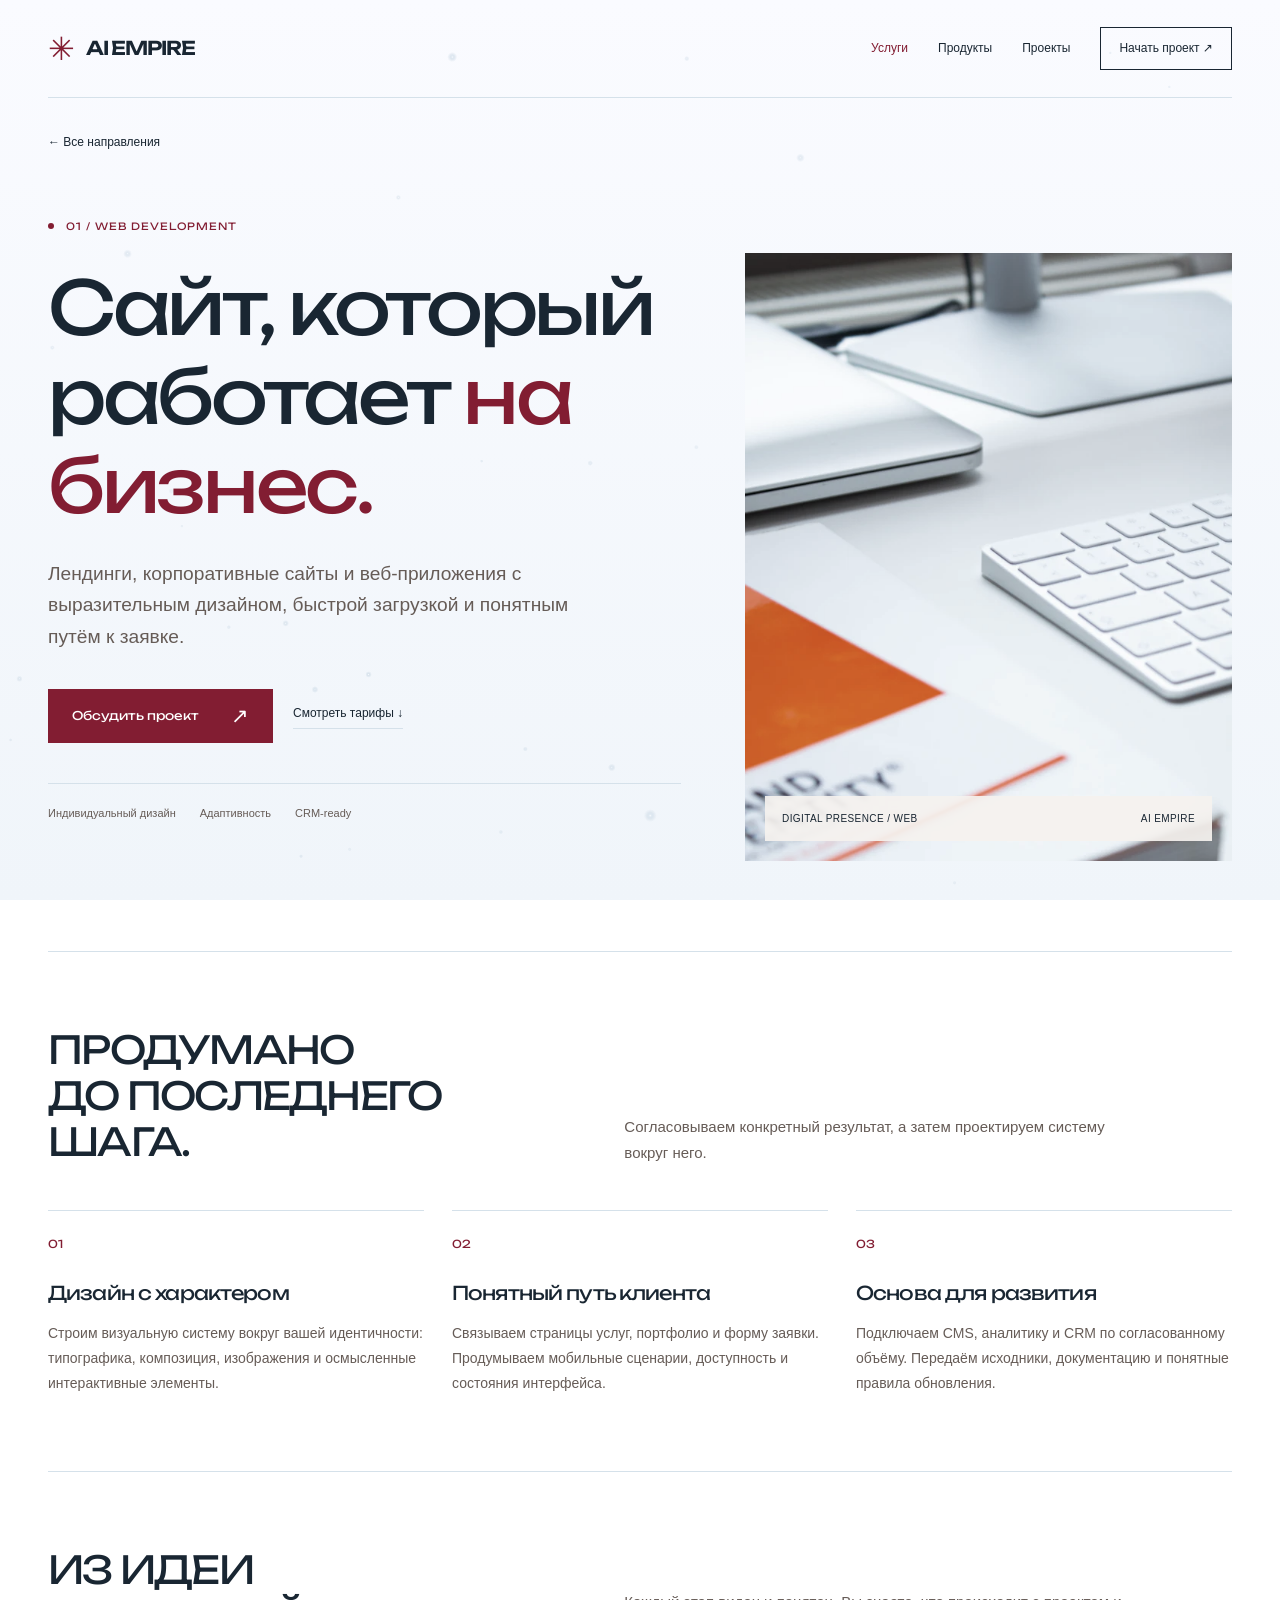
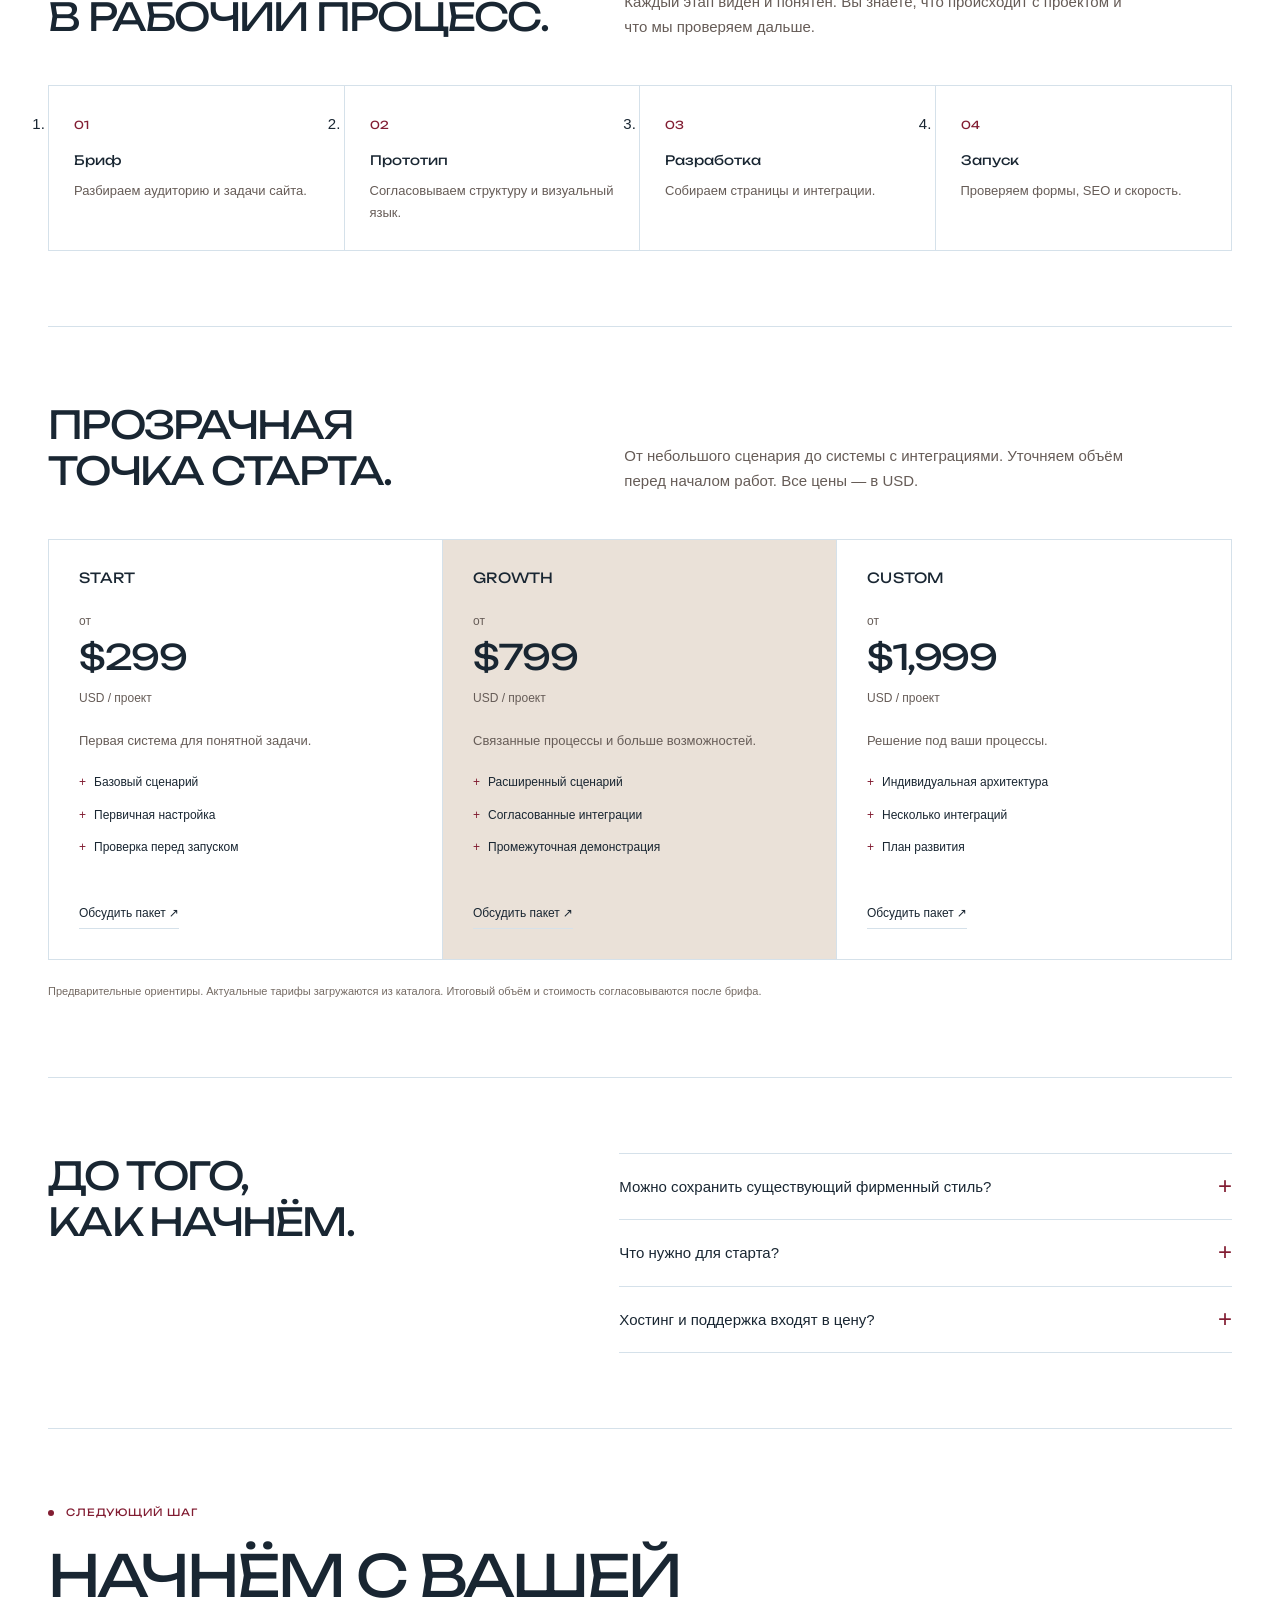
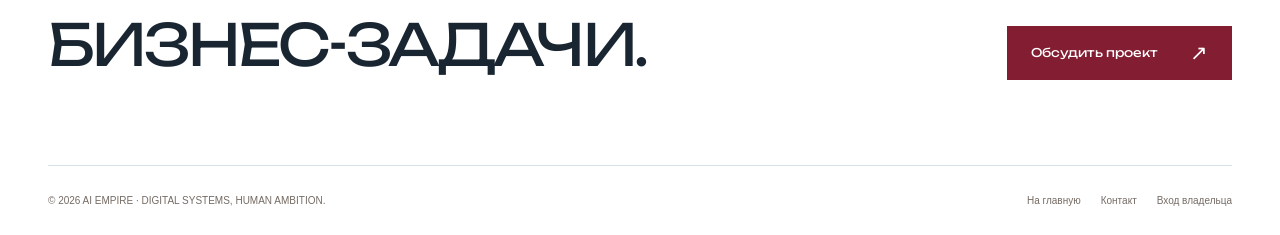
<file: services/web/index.html>
<!doctype html>
<html lang="ru"><head><meta charset="utf-8"><meta name="viewport" content="width=device-width,initial-scale=1"><title>Разработка сайтов — AI EMPIRE</title><meta name="description" content="Лендинги, корпоративные сайты и веб-приложения с выразительным дизайном, быстрой загрузкой и понятным путём к заявке."><meta name="theme-color" content="#fafbff"><meta property="og:type" content="website"><meta property="og:title" content="Разработка сайтов — AI EMPIRE"><meta property="og:description" content="Лендинги, корпоративные сайты и веб-приложения с выразительным дизайном, быстрой загрузкой и понятным путём к заявке."><link rel="preconnect" href="https://fonts.googleapis.com"><link rel="preconnect" href="https://fonts.gstatic.com" crossorigin><link href="https://fonts.googleapis.com/css2?family=Unbounded:wght@300;400;500;600&display=swap" rel="stylesheet"><link rel="stylesheet" href="/css/style.css"><link rel="stylesheet" href="/assets/detail.css"><link rel="stylesheet" href="/css/winter.css"><link rel="icon" href="/assets/favicon.svg" type="image/svg+xml"><script src="/js/runtime.js"></script><script src="/js/theme.js"></script><script src="/assets/detail.js" defer></script><script src="/js/winter.js" defer></script></head><body class="detail-page"><canvas id="snow" class="snow-canvas" aria-hidden="true" data-theme-only="winter"></canvas><a class="skip" href="#main">Перейти к содержимому</a><header class="d-header d-wrap"><a class="d-brand" href="/" aria-label="AI EMPIRE — главная"><span class="d-symbol" aria-hidden="true">✳</span>AI EMPIRE</a><nav class="d-nav" aria-label="Основная навигация"><a href="/services/" aria-current="page">Услуги</a><a href="/products/">Продукты</a><a href="/portfolio/">Проекты</a><a class="d-contact" href="/#contact">Начать проект ↗</a></nav></header><main class="d-wrap" id="main" tabindex="-1"><a class="d-back" href="/services/">← Все направления</a><section class="d-hero"><div><p class="d-eyebrow">01 / WEB DEVELOPMENT</p><h1>Сайт, который<br>работает <em>на бизнес.</em></h1><p class="d-description">Лендинги, корпоративные сайты и веб-приложения с выразительным дизайном, быстрой загрузкой и понятным путём к заявке.</p><div class="d-actions"><a class="d-button d-button--fill" href="/?service=web#contact">Обсудить проект<span aria-hidden="true">↗</span></a><a class="d-text-link" href="#pricing">Смотреть тарифы ↓</a></div><div class="d-meta"><span>Индивидуальный дизайн</span><span>Адаптивность</span><span>CRM-ready</span></div></div><figure class="d-hero-media"><img src="/assets/images/web.webp" alt="Клавиатура и ноутбук на светлом рабочем столе" width="1200" height="800" fetchpriority="high" decoding="async"><figcaption class="d-photo-caption"><span>DIGITAL PRESENCE / WEB</span><span>AI EMPIRE</span></figcaption></figure></section><section class="d-section" id="scope"><div class="d-section-head"><h2>Продумано<br>до последнего шага.</h2><p>Согласовываем конкретный результат, а затем проектируем систему вокруг него.</p></div><div class="d-features"><article class="d-feature"><span class="d-number">01</span><h3>Дизайн с характером</h3><p>Строим визуальную систему вокруг вашей идентичности: типографика, композиция, изображения и осмысленные интерактивные элементы.</p></article><article class="d-feature"><span class="d-number">02</span><h3>Понятный путь клиента</h3><p>Связываем страницы услуг, портфолио и форму заявки. Продумываем мобильные сценарии, доступность и состояния интерфейса.</p></article><article class="d-feature"><span class="d-number">03</span><h3>Основа для развития</h3><p>Подключаем CMS, аналитику и CRM по согласованному объёму. Передаём исходники, документацию и понятные правила обновления.</p></article></div></section><section class="d-section"><div class="d-section-head"><h2>Из идеи<br>в рабочий процесс.</h2><p>Каждый этап виден и понятен. Вы знаете, что происходит с проектом и что мы проверяем дальше.</p></div><ol class="d-flow"><li><span class="d-number">01</span><b>Бриф</b><p>Разбираем аудиторию и задачи сайта.</p></li><li><span class="d-number">02</span><b>Прототип</b><p>Согласовываем структуру и визуальный язык.</p></li><li><span class="d-number">03</span><b>Разработка</b><p>Собираем страницы и интеграции.</p></li><li><span class="d-number">04</span><b>Запуск</b><p>Проверяем формы, SEO и скорость.</p></li></ol></section><section class="d-section" id="pricing"><div class="d-section-head"><h2>Прозрачная<br>точка старта.</h2><p>От небольшого сценария до системы с интеграциями. Уточняем объём перед началом работ. Все цены — в USD.</p></div><div class="d-pricing" data-pricing-category="web"><article class="d-plan"><h3>START</h3><p class="d-price"><small>от</small>$299</p><p class="d-interval">USD / проект</p><p class="d-plan-description">Первая система для понятной задачи.</p><ul><li>Базовый сценарий</li><li>Первичная настройка</li><li>Проверка перед запуском</li></ul><a class="d-text-link" href="/?service=web&plan=start#contact">Обсудить пакет ↗</a></article><article class="d-plan"><h3>GROWTH</h3><p class="d-price"><small>от</small>$799</p><p class="d-interval">USD / проект</p><p class="d-plan-description">Связанные процессы и больше возможностей.</p><ul><li>Расширенный сценарий</li><li>Согласованные интеграции</li><li>Промежуточная демонстрация</li></ul><a class="d-text-link" href="/?service=web&plan=growth#contact">Обсудить пакет ↗</a></article><article class="d-plan"><h3>CUSTOM</h3><p class="d-price"><small>от</small>$1,999</p><p class="d-interval">USD / проект</p><p class="d-plan-description">Решение под ваши процессы.</p><ul><li>Индивидуальная архитектура</li><li>Несколько интеграций</li><li>План развития</li></ul><a class="d-text-link" href="/?service=web&plan=custom#contact">Обсудить пакет ↗</a></article></div><p class="d-note" data-price-status>Предварительные ориентиры. Актуальные тарифы загружаются из каталога. Итоговый объём и стоимость согласовываются после брифа.</p></section><section class="d-section d-faq"><h2>До того,<br>как начнём.</h2><div><details><summary>Можно сохранить существующий фирменный стиль?</summary><p>Да. Начинаем с аудита существующего сайта и визуальных материалов. Работающие сценарии и узнаваемые решения сохраняем, а слабые места перерабатываем.</p></details><details><summary>Что нужно для старта?</summary><p>Описание задачи, ссылка на текущий сайт, материалы бренда и доступы, которые понадобятся для согласованных интеграций. Если контента пока нет, сначала определим его структуру.</p></details><details><summary>Хостинг и поддержка входят в цену?</summary><p>Домен, хостинг, сторонние сервисы и дальнейшая поддержка согласовываются отдельно. Итоговый состав работ фиксируем до начала разработки.</p></details></div></section><section class="d-cta"><div><p class="d-eyebrow">Следующий шаг</p><h2>Начнём с вашей<br>бизнес-задачи.</h2></div><a class="d-button d-button--fill" href="/?service=web#contact">Обсудить проект<span aria-hidden="true">↗</span></a></section></main><footer class="d-footer d-wrap"><p>© 2026 AI EMPIRE · DIGITAL SYSTEMS, HUMAN AMBITION.</p><nav aria-label="Ссылки в подвале"><a href="/">На главную</a><a href="/#contact">Контакт</a><a href="/admin">Вход владельца</a></nav></footer></body></html>
</file>
<file: css/style.css>
:root{--paper:#f6f2ef;--ink:#241c1c;--wine:#8a1f2d;--rule:#e8d3d3;--ease:cubic-bezier(.22,1,.36,1);--f:'Unbounded','Arial Black',system-ui,sans-serif;--w:1144px}
*{box-sizing:border-box;margin:0;padding:0}html{scroll-padding-top:90px;-webkit-text-size-adjust:100%}
body{background:var(--paper);color:var(--ink);font:300 14px/1.7 var(--f);overflow-x:hidden;transition:opacity .35s}
body.is-loading{overflow:hidden}body.swap main,body.swap footer{opacity:0;transform:translateY(6px)}main,footer{transition:opacity .35s,transform .35s var(--ease)}
a{color:inherit;text-decoration:none}button{font:inherit;color:inherit;background:none;border:0;cursor:pointer}ul{list-style:none}
:focus-visible{outline:2px solid var(--wine);outline-offset:3px}
.shell{width:min(var(--w),100% - 48px);margin-inline:auto}.skip{position:fixed;left:8px;top:-60px;z-index:99;background:var(--ink);color:#fff;padding:8px 14px}.skip:focus{top:8px}
.loader{position:fixed;inset:0;z-index:90;background:var(--paper);display:grid;place-items:center;transition:transform 1s var(--ease) .2s}
.loader span{font-weight:800;font-size:clamp(28px,6vw,72px);letter-spacing:.02em;text-align:center;padding:0 20px;overflow:hidden;display:flex;flex-wrap:wrap;justify-content:center}
.loader span i{font-style:normal;display:inline-block;transform:translateY(110%);animation:up .8s var(--ease) forwards;animation-delay:calc(var(--i)*40ms)}
body:not(.is-loading) .loader{transform:translateY(-101%)}.no-loader .loader{display:none}
@keyframes up{to{transform:none}}
.bar{position:fixed;top:0;left:0;height:2px;width:100%;background:var(--wine);transform-origin:left;transform:scaleX(0);z-index:60}
.atmo{position:fixed;inset:0;z-index:-1;overflow:hidden;pointer-events:none}
.b{position:absolute;border-radius:50%;filter:blur(90px);opacity:.55;will-change:transform;transform:translate(calc(var(--mx,0)*var(--k)*1px),calc(var(--my,0)*var(--k)*1px))}
.b1{--k:30;width:44vw;height:44vw;left:-12vw;top:10vh;background:#e6defa;animation:fl 18s ease-in-out infinite alternate}
.b2{--k:-24;width:36vw;height:36vw;right:-8vw;top:-6vh;background:#d9e8fb;animation:fl 22s ease-in-out infinite alternate-reverse}
.b3{--k:20;width:40vw;height:40vw;right:-14vw;bottom:-10vh;background:#f7dbe3;animation:fl 20s ease-in-out infinite alternate}
.b4{--k:-34;width:30vw;height:30vw;left:20vw;bottom:-12vh;background:#fbe3d3;animation:fl 24s ease-in-out infinite alternate-reverse}
@keyframes fl{to{margin:6vh 5vw}}
.hdr{position:fixed;left:0;right:0;top:0;z-index:50;padding:22px 0 0;transition:translate .6s var(--ease)}
.hdr.hide{translate:0 -140%}.hdr::before{content:"";position:absolute;inset:0 -24px -14px;background:linear-gradient(var(--paper) 60%,transparent);z-index:-1;opacity:0;transition:opacity .4s}.hdr.solid::before{opacity:1}
.hrow{display:flex;justify-content:space-between;align-items:center;gap:20px}
.brand{font-weight:800;font-size:12px;line-height:1.3;text-transform:uppercase;letter-spacing:.02em}
.tools{display:flex;gap:14px;align-items:center}
.lang{display:flex;border:1px solid var(--rule)}.lang button{padding:6px 10px;font-size:11px;position:relative;transition:color .3s,background .3s}.lang button.on{background:var(--wine);color:#fff}.lang button:not(.on):hover{background:#efe3e3}
.nav{display:flex;gap:clamp(20px,3vw,42px);margin-top:20px;font-size:11px;text-transform:uppercase;font-weight:400}
.nav a,.foot a:not(.up){position:relative}.nav a::after,.foot a:not(.up)::after{content:"";position:absolute;left:0;right:0;bottom:-3px;height:1px;background:var(--wine);transform:scaleX(0);transform-origin:right;transition:transform .5s var(--ease)}
.nav a:hover::after,.foot a:not(.up):hover::after{transform:scaleX(1);transform-origin:left}
.burger{display:none;width:40px;height:40px;position:relative;border:1px solid var(--rule)}.burger i{position:absolute;left:11px;right:11px;height:1.5px;background:var(--ink);transition:transform .5s var(--ease)}.burger i:first-child{top:16px}.burger i:last-child{top:23px}
.burger[aria-expanded=true] i:first-child{transform:translateY(3.5px) rotate(45deg)}.burger[aria-expanded=true] i:last-child{transform:translateY(-3.5px) rotate(-45deg)}
.hero{min-height:100svh;display:flex;flex-direction:column;align-items:center;justify-content:center;text-align:center;padding:150px 0 80px;position:relative}
#dots{position:absolute;inset:0;width:100%;height:100%;z-index:-1}
.big,.big2,.giant{font-weight:800;text-transform:uppercase;line-height:1.08;letter-spacing:-.01em}
.big{font-size:clamp(28px,5.4vw,72px);max-width:15em}.big2{font-size:clamp(26px,3.6vw,46px)}.giant{font-size:clamp(28px,5vw,64px);max-width:13em}
h2{font-weight:800;text-transform:uppercase;font-size:clamp(20px,2.6vw,32px);line-height:1.25}
.split .w{display:inline-block;overflow:hidden;vertical-align:top;padding-bottom:.12em;margin-bottom:-.12em}.split .w>span{display:inline-block;transform:translateY(112%) rotate(4deg);transition:transform 1.1s var(--ease);transition-delay:calc(var(--i)*55ms)}
.split.in .w>span{transform:none}
.lead{max-width:36em;margin-top:34px;font-size:13px}.cta{display:flex;gap:14px;margin-top:36px;flex-wrap:wrap;justify-content:center}
.btn{display:inline-flex;align-items:center;gap:10px;padding:16px 26px;border:1px solid var(--wine);background:var(--wine);color:#fff;font-size:11px;text-transform:uppercase;font-weight:400;position:relative;overflow:hidden;transition:color .5s var(--ease),transform .4s var(--ease);isolation:isolate}
.btn::before{content:"";position:absolute;inset:0;background:var(--paper);transform:translateY(101%);transition:transform .55s var(--ease);z-index:-1}
.btn:hover{color:var(--wine)}.btn:hover::before{transform:none}
.btn--line{background:transparent;color:var(--wine)}.btn--line::before{background:var(--wine)}.btn--line:hover{color:#fff}
.btn--big{padding:24px 40px;font-size:13px;margin-top:40px}.btn--sm{padding:10px 16px;font-size:10px}.btn[disabled]{opacity:.6;pointer-events:none}
.sec{padding:110px 0 30px}.row{display:grid;grid-template-columns:1fr 1fr;gap:40px;padding:56px 0;position:relative}
.rule::before{content:"";position:absolute;left:0;right:0;top:0;height:1px;background:var(--rule);transform:scaleX(0);transform-origin:left;transition:transform 1.4s var(--ease)}.rule.in::before{transform:none}
.dots-list li{position:relative;padding-left:14px;margin-bottom:22px}.dots-list li::before{content:"";position:absolute;left:0;top:.75em;width:4px;height:4px;border-radius:50%;background:var(--wine)}
b{font-weight:500}.dots-list b{font-weight:800}
.chips{display:flex;flex-wrap:wrap;gap:10px}.chips li{border:1px solid var(--rule);padding:8px 14px;font-size:11px;transition:background .4s,color .4s,transform .4s var(--ease)}.chips li:hover{background:var(--wine);color:#fff;transform:translateY(-3px)}
.svc{display:grid;grid-template-columns:1fr 1fr;gap:40px;padding:48px 0;position:relative;transition:padding .6s var(--ease)}
.svc::after{content:"";position:absolute;inset:0 -24px;background:linear-gradient(90deg,transparent,#f3e4e8,transparent);opacity:0;transition:opacity .5s;z-index:-1}
.svc:hover::after{opacity:.8}.svc h3{font-weight:800;font-size:clamp(17px,2vw,24px);text-transform:uppercase;line-height:1.25;transition:transform .6s var(--ease)}.svc:hover h3{transform:translateX(10px)}
.price{display:block;margin-top:18px;font-size:12px}.price b{font-size:clamp(26px,3vw,38px);font-weight:800;color:var(--wine);margin-left:6px}
.link{display:inline-flex;gap:10px;align-items:center;margin-top:24px;font-size:11px;border-bottom:1px solid var(--ink);padding-bottom:10px;transition:gap .4s var(--ease),color .3s,border-color .3s}.link:hover{gap:20px;color:var(--wine);border-color:var(--wine)}
svg{width:14px;height:14px;fill:none;stroke:var(--wine);stroke-width:2;stroke-linecap:round;stroke-linejoin:round;flex:none}.link:hover svg{transform:rotate(45deg)}svg{transition:transform .5s var(--ease)}
.thead{display:flex;justify-content:space-between;align-items:center;margin-bottom:50px}.ctrl{display:flex;gap:8px}
.ctrl button{width:44px;height:44px;border:1px solid var(--rule);display:grid;place-items:center;transition:background .4s,transform .4s var(--ease)}.ctrl button:hover{background:var(--wine);transform:translateY(-3px)}.ctrl button:hover svg{stroke:#fff}
.track{display:flex;gap:56px;overflow-x:auto;scroll-snap-type:x mandatory;scrollbar-width:none;padding:0 max(24px,calc((100% - var(--w))/2));scroll-padding-left:max(24px,calc((100% - var(--w))/2));cursor:grab}.track::-webkit-scrollbar{display:none}
.card{flex:0 0 min(560px,86vw);scroll-snap-align:start;opacity:0;transform:translateX(60px);transition:opacity 1s var(--ease),transform 1.2s var(--ease)}.card.in{opacity:1;transform:none}
.card small{font-size:11px;display:block;margin-bottom:14px}.cl{display:flex;gap:24px}.pv{flex:0 0 200px;height:266px;overflow:hidden;position:relative}
.pv i,.pv img{position:absolute;inset:0;width:100%;height:100%;object-fit:cover;transition:transform 1.2s var(--ease)}.card:hover .pv i,.card:hover .pv img{transform:scale(1.08)}
.card h3{font-weight:800;font-size:16px;margin-bottom:12px}.card p{font-size:12px;line-height:1.7}.tags{font-size:11px;margin-top:14px;color:var(--wine)}.demo{font-size:10px;margin-top:10px;opacity:.6}
.prog{height:1px;background:var(--rule);margin-top:40px}.prog i{display:block;height:2px;margin-top:-.5px;background:var(--ink);width:20%;transition:width .3s}.note{font-size:11px;margin-top:18px;opacity:.6}
.end{padding-bottom:120px}.foot{padding:20px 0 40px}.fcols{display:grid;grid-template-columns:1.4fr 1fr 1fr;gap:40px;padding:50px 0}
.foot h4{font-weight:400;font-size:11px;margin-bottom:22px}.foot p,.foot a{display:block;font-size:12px;margin-bottom:12px;width:fit-content}.foot .up{display:flex;gap:10px;align-items:center;font-size:11px}.copy{font-size:11px;margin-top:20px}
[data-r]{opacity:0;transform:translateY(28px);transition:opacity 1s var(--ease),transform 1.1s var(--ease);transition-delay:var(--d,0s)}[data-r].in{opacity:1;transform:none}.row[data-r],.fcols[data-r]{opacity:1;transform:none}
.row .dots-list li,.row .chips li{opacity:0;transform:translateY(20px);transition:opacity .9s var(--ease),transform .9s var(--ease),background .4s,color .4s;transition-delay:calc(var(--i)*90ms + .25s)}.row.in .dots-list li,.row.in .chips li{opacity:1;transform:none}

/* ===== platform sections ===== */
.kicker{font-size:10px;letter-spacing:.24em;text-transform:uppercase;margin-bottom:28px;color:var(--wine);font-weight:400}
.flow{display:flex;align-items:center;margin-top:64px;list-style:none;font-size:10px;text-transform:uppercase;letter-spacing:.08em}
.flow li{display:flex;align-items:center;gap:10px;padding:9px 14px;border:1px solid var(--rule);background:rgba(246,242,239,.7);-webkit-backdrop-filter:blur(6px);backdrop-filter:blur(6px);position:relative}
.flow li::before{content:"";width:6px;height:6px;border-radius:50%;background:var(--wine);opacity:.35;animation:pulse 2.4s var(--ease) infinite;animation-delay:calc(var(--i)*.6s)}
.flow li+li{margin-left:44px}.flow li+li::after{content:"";position:absolute;right:100%;top:50%;width:44px;height:1px;background:linear-gradient(90deg,var(--rule) 30%,var(--wine) 50%,var(--rule) 70%);background-size:300% 100%;animation:wire 2.4s linear infinite;animation-delay:calc(var(--i)*.6s - .3s)}
@keyframes pulse{0%,100%{opacity:.25;transform:scale(1)}30%{opacity:1;transform:scale(1.5)}}
@keyframes wire{from{background-position:100% 0}to{background-position:0 0}}
.shead{display:grid;grid-template-columns:1.2fr 1fr;gap:40px;align-items:end;margin-bottom:56px}.sub{font-size:12px;opacity:.75;max-width:30em}
.svc-grid{display:grid;grid-template-columns:repeat(6,1fr);gap:1px;background:var(--rule);border:1px solid var(--rule)}
.sv{grid-column:span 2;background:var(--paper);padding:34px 30px 26px;position:relative;display:flex;flex-direction:column;transition:background .5s,opacity 1s var(--ease),transform 1.1s var(--ease)}
.sv:nth-child(4),.sv:nth-child(5){grid-column:span 3}
.sv::before{content:"";position:absolute;left:0;top:0;height:2px;width:100%;background:var(--wine);transform:scaleX(0);transform-origin:left;transition:transform .7s var(--ease)}
.sv:hover,.sv.open{background:#fbf7f5}.sv:hover::before,.sv.open::before{transform:none}
.sv-n{font-size:10px;opacity:.5}.sv h3{font-weight:800;font-size:clamp(16px,1.6vw,20px);margin:38px 0 12px;line-height:1.2;transition:transform .6s var(--ease)}.sv:hover h3{transform:translateX(6px)}
.sv-d{font-size:12px;flex:1}
.sv-more{display:grid;grid-template-rows:0fr;transition:grid-template-rows .6s var(--ease)}.sv-more>div{overflow:hidden}.sv.open .sv-more{grid-template-rows:1fr}
.sv-more .ticks{padding-top:18px}.sv-more .link{margin-top:16px}
.sv:not(.open) .sv-more{visibility:hidden}
.sv-tog{display:flex;justify-content:space-between;align-items:center;margin-top:24px;padding-top:14px;border-top:1px solid var(--rule);font-size:10px;text-transform:uppercase;letter-spacing:.06em;width:100%;text-align:left}
.sv-tog i{width:10px;height:10px;position:relative}.sv-tog i::before,.sv-tog i::after{content:"";position:absolute;left:0;right:0;top:50%;height:1px;background:var(--wine);transition:transform .5s var(--ease)}.sv-tog i::after{transform:rotate(90deg)}.sv.open .sv-tog i::after{transform:none}
.ticks li{position:relative;padding-left:18px;font-size:12px;margin-bottom:8px}.ticks li::before{content:"";position:absolute;left:0;top:.8em;width:8px;height:1px;background:var(--wine)}
.steps{display:grid;grid-template-columns:repeat(4,1fr);gap:32px;list-style:none;margin-top:56px;padding-top:40px;position:relative}
.steps li{opacity:0;transform:translateY(20px);transition:opacity .9s var(--ease),transform .9s var(--ease);transition-delay:calc(var(--i)*120ms + .3s);position:relative}
.steps.in li{opacity:1;transform:none}
.steps li::before{content:"";position:absolute;top:-45px;left:0;width:9px;height:9px;border-radius:50%;background:var(--paper);border:1px solid var(--wine)}
.st-n{font-weight:800;font-size:clamp(28px,3vw,40px);color:var(--wine);display:block;line-height:1}.steps h3{font-weight:800;font-size:14px;text-transform:uppercase;margin:18px 0 10px;line-height:1.35}.steps p{font-size:12px;opacity:.8}
.badge{position:absolute;left:10px;top:10px;z-index:1;background:var(--paper);color:var(--wine);font-size:9px;text-transform:uppercase;letter-spacing:.08em;padding:5px 8px;border:1px solid var(--rule)}
.card small span{opacity:.7}
.prod-grid{display:grid;grid-template-columns:repeat(3,1fr);gap:24px}
.pd{border:1px solid var(--rule);padding:30px;display:flex;flex-direction:column;background:rgba(246,242,239,.6);transition:border-color .4s,opacity 1s var(--ease),transform 1.1s var(--ease)}.pd:hover{border-color:var(--wine)}
.pd h3{font-weight:800;font-size:17px;margin:30px 0 10px}.pd p{font-size:12px;flex:1}
.status{display:inline-flex;align-items:center;gap:8px;font-size:9px;text-transform:uppercase;letter-spacing:.1em;padding:5px 10px;border:1px solid var(--rule);width:fit-content}
.status i{width:6px;height:6px;border-radius:50%;background:#9a8f8f}.pd--available .status i{background:#2f8f5b}.pd--beta .status i{background:#c98a1b}
.pd--available .status i,.pd--beta .status i{animation:pulse 2.4s var(--ease) infinite}
.plans{display:grid;grid-template-columns:repeat(3,1fr);gap:24px;align-items:stretch}
.plan{border:1px solid var(--rule);padding:36px 30px;display:flex;flex-direction:column;position:relative;background:rgba(246,242,239,.6);transition:opacity 1s var(--ease),transform 1.1s var(--ease),border-color .4s}.plan:hover{border-color:var(--wine)}
.plan--hi{border-color:var(--wine);background:#fbf7f5}.plan--hi::before{content:"";position:absolute;left:-1px;right:-1px;top:-1px;height:3px;background:var(--wine)}
.plan h3{font-weight:800;font-size:18px;letter-spacing:.04em}.pl-d{font-size:12px;opacity:.75;margin-top:6px}
.pl-price{margin:28px 0 24px;font-size:12px;padding-bottom:24px;border-bottom:1px solid var(--rule)}.pl-price b{font-size:clamp(26px,2.8vw,36px);font-weight:800;color:var(--wine);white-space:nowrap}.pl-price b.sm{font-size:clamp(20px,2vw,26px)}
.plan .ticks{flex:1;margin-bottom:28px}.plan .btn{justify-content:center}
#pricing>.note{margin-top:24px}
.contact{display:grid;grid-template-columns:1fr 1fr;gap:64px;align-items:start}.contact .giant{font-size:clamp(28px,3.8vw,52px)}
.direct{margin-top:40px}.direct .link{margin-top:10px}
.form{display:grid;grid-template-columns:1fr 1fr;gap:22px 20px;position:relative}.fld{grid-column:span 2;display:flex;flex-direction:column;gap:8px;position:relative}.fld.half{grid-column:span 1}
.fld label{font-size:10px;text-transform:uppercase;letter-spacing:.06em}
.fld input,.fld select,.fld textarea{font:300 13px/1.5 var(--f);color:var(--ink);background:rgba(255,255,255,.45);border:0;border-bottom:1px solid var(--ink);padding:12px 2px;border-radius:0;transition:border-color .3s,background .3s;width:100%;-webkit-appearance:none;appearance:none}
.fld select{background-image:linear-gradient(45deg,transparent 50%,var(--wine) 50%),linear-gradient(135deg,var(--wine) 50%,transparent 50%);background-position:calc(100% - 14px) 52%,calc(100% - 9px) 52%;background-size:5px 5px;background-repeat:no-repeat;padding-right:28px}
.fld textarea{resize:vertical;min-height:110px}
.fld input:focus,.fld select:focus,.fld textarea:focus{outline:0;border-color:var(--wine);background:rgba(255,255,255,.8)}
.fld input::placeholder,.fld textarea::placeholder{color:var(--ink);opacity:.4}
.fld.err input,.fld.err select,.fld.err textarea{border-color:#b3261e}.ferr{color:#b3261e;font-size:10px}
.chk{flex-direction:row;flex-wrap:wrap;align-items:flex-start;gap:12px}.chk label{text-transform:none;letter-spacing:0;font-size:11px;line-height:1.5;flex:1}
.fld.chk input{width:18px;height:18px;flex:none;border:1px solid var(--ink);padding:0;margin-top:1px;background:transparent;cursor:pointer;display:grid;place-items:center}
.fld.chk input:checked{background:var(--wine);border-color:var(--wine)}.fld.chk input:checked::after{content:"";width:8px;height:4px;border:solid #fff;border-width:0 0 1.5px 1.5px;transform:rotate(-45deg) translate(1px,-1px)}
.fld.chk input:focus-visible{outline:2px solid var(--wine);outline-offset:3px}.chk .ferr{flex-basis:100%;padding-left:30px}
.form .btn--big{grid-column:span 2;justify-content:center;margin-top:8px}
.hp{position:absolute!important;left:-9999px;width:1px;height:1px;overflow:hidden}
.fstatus{grid-column:span 2;font-size:12px;min-height:1.7em}.fstatus.is-ok{color:#2f6f4a}.fstatus.is-err{color:#b3261e}.fstatus.is-warn{color:var(--wine)}.fstatus .link{margin-top:10px}
@media(max-width:860px){.nav{position:fixed;inset:0;background:var(--paper);flex-direction:column;justify-content:center;align-items:flex-start;padding:0 32px;gap:28px;margin:0;font-size:22px;font-weight:800;clip-path:circle(0 at calc(100% - 40px) 40px);transition:clip-path .8s var(--ease);z-index:-1}
.nav.open{clip-path:circle(150% at calc(100% - 40px) 40px)}.burger{display:block}.row,.svc,.fcols{grid-template-columns:1fr;gap:20px}.sec{padding-top:80px}.cl{flex-direction:column}.pv{flex-basis:auto;width:100%;height:220px}.hero{padding-top:120px}.shell{width:calc(100% - 40px)}
.hcta{display:none}.shead,.contact{grid-template-columns:1fr;gap:18px}.svc-grid{grid-template-columns:1fr}.sv,.sv:nth-child(4),.sv:nth-child(5){grid-column:auto}.sv{padding:28px 22px 22px}.sv h3{margin-top:22px}
.steps{grid-template-columns:1fr 1fr;gap:40px 24px;padding-top:0;margin-top:40px}.steps li::before{display:none}.prod-grid,.plans{grid-template-columns:1fr}.contact{gap:40px}
.flow{flex-wrap:wrap;justify-content:center;gap:10px;margin-top:48px}.flow li+li{margin-left:0}.flow li+li::after{display:none}}
@media(min-width:861px) and (max-width:1100px){.svc-grid{grid-template-columns:repeat(2,1fr)}.sv,.sv:nth-child(4){grid-column:span 1}.sv:nth-child(5){grid-column:span 2}.prod-grid{grid-template-columns:1fr 1fr}}
@media(max-width:520px){.form{grid-template-columns:1fr}.fld,.fld.half,.form .btn--big,.fstatus{grid-column:auto}.steps{grid-template-columns:1fr}.btn--big{padding:20px 24px}}

@media(prefers-reduced-motion:reduce){*,*::before,*::after{animation:none!important;transition-duration:.01ms!important;transition-delay:0s!important}.loader{display:none}[data-r],.card,.split .w>span,.row .dots-list li,.row .chips li,.steps li{opacity:1!important;transform:none!important}.rule::before{transform:none}}
</file>
<file: css/premium.css>
/* AI EMPIRE V3: editorial layer over the preserved base design system. */
:root{--cream:#f2ece4;--sand:#e7d8ca;--pink:#e7caca;--signal:#a92d3c;--soft-ink:#5e5450;--screen:#1f1d1b;--w:1320px}
body{font-family:var(--f);background:var(--paper)}
body.motion-paused *{animation-play-state:paused!important}.sr-only{position:absolute;width:1px;height:1px;padding:0;margin:-1px;overflow:hidden;clip:rect(0,0,0,0);white-space:nowrap;border:0}.micro,.section-label,.edition,.hero-caption{font-size:9px;letter-spacing:.12em;text-transform:uppercase;font-weight:400}.brand{display:grid;grid-template-columns:18px auto;column-gap:8px;align-items:center;font-size:12px;letter-spacing:.02em}.brand-mark{grid-row:span 2;color:var(--wine);font-size:16px}.brand small{font-size:7px;letter-spacing:.14em;opacity:.65}.hdr{padding-top:16px}.nav{margin-top:14px}.hero{width:min(var(--w),100% - 48px);align-items:stretch;text-align:left;padding:124px 0 38px;min-height:100svh;justify-content:space-between}.hero-topline,.hero-bottom,.section-label{display:flex;align-items:center;justify-content:space-between;gap:20px}.hero-topline{padding-bottom:26px;border-bottom:1px solid var(--rule)}.hero .kicker{margin:0;font-size:8px}.edition{opacity:.6}.live-dot{display:inline-block;width:6px;height:6px;background:var(--wine);border-radius:50%;margin-right:7px;vertical-align:middle;box-shadow:0 0 0 0 rgba(138,31,45,.25);animation:status-pulse 2s infinite}@keyframes status-pulse{60%{box-shadow:0 0 0 6px rgba(138,31,45,0)}}
.hero-main{display:grid;grid-template-columns:minmax(0,1.04fr) minmax(320px,.76fr);gap:clamp(32px,7vw,120px);align-items:center;padding:clamp(30px,6vh,76px) 0}.hero-copy{padding-left:clamp(0px,4vw,68px)}.hero .big{font-size:clamp(42px,6.55vw,102px);max-width:9.5em;letter-spacing:-.065em;line-height:.98}.hero .lead{max-width:37em;margin-top:28px;font:400 clamp(13px,1.12vw,16px)/1.65 system-ui,sans-serif}.hero .cta{justify-content:flex-start;margin-top:31px;align-items:center}.text-cta{font-size:10px;text-transform:uppercase;letter-spacing:.04em;display:flex;align-items:center;gap:10px}.play-ring{display:grid;place-items:center;border:1px solid var(--ink);border-radius:50%;height:33px;width:33px;font-size:14px;transition:background .35s,color .35s}.text-cta:hover .play-ring{background:var(--ink);color:var(--paper)}.hero-caption{max-width:33em;margin-top:56px;color:var(--wine);line-height:1.6}.hero-visual{position:relative;min-height:clamp(390px,57vh,670px);padding:22px 0 0 32px}.photo-mask{overflow:hidden;background:var(--sand);position:relative}.photo-mask img{width:100%;height:100%;object-fit:cover;display:block;transition:transform 1.2s var(--ease)}.photo-mask:hover img{transform:scale(1.05)}.hero-photo{height:100%;min-height:clamp(390px,57vh,670px);clip-path:polygon(12% 0,100% 0,100% 89%,88% 100%,0 100%,0 11%)}.hero-photo:after{content:"";position:absolute;inset:0;background:linear-gradient(145deg,rgba(44,23,21,.22),transparent 48%,rgba(248,230,218,.14))}.hero-photo figcaption{position:absolute;z-index:1;right:18px;bottom:17px;display:flex;flex-direction:column;align-items:end;font-size:8px;letter-spacing:.12em;color:#fff;line-height:1.8}.hero-orbit{width:122px;height:122px;position:absolute;z-index:2;left:0;top:0;background:var(--paper);border-radius:50%;padding:19px;animation:rotate 20s linear infinite}.hero-orbit svg{width:100%;height:100%;stroke:var(--wine);stroke-width:.85}.orbit-core{fill:var(--wine)}@keyframes rotate{to{transform:rotate(1turn)}}.hero-note{position:absolute;z-index:3;bottom:39px;left:-30px;display:flex;align-items:center;gap:8px;padding:15px 17px;background:var(--ink);color:var(--paper);font-size:9px;letter-spacing:.04em}.hero-note .live-dot{background:#eda9a9}.photo-index{position:absolute;right:-8px;top:66%;writing-mode:vertical-rl;font-size:7px;letter-spacing:.14em;opacity:.65}.hero-bottom{font-size:8px;letter-spacing:.1em;text-transform:uppercase;padding-top:21px;border-top:1px solid var(--rule)}.hero-bottom a{display:flex;gap:12px;align-items:center}.hero-bottom a:hover{color:var(--wine)}
.section-label{padding:0 0 18px;border-bottom:1px solid var(--rule);color:var(--wine)}.section-label a{color:var(--ink);border-bottom:1px solid var(--ink);padding-bottom:2px}.sec{padding-top:128px}.system-section{padding:110px 0 28px}.system-heading{margin-top:37px;display:grid;grid-template-columns:1.2fr .65fr;align-items:end;gap:36px}.system-heading h2{font-size:clamp(32px,5vw,70px);letter-spacing:-.06em;line-height:1}.system-heading p{font:400 15px/1.6 system-ui,sans-serif;max-width:27em}.pipeline-canvas{position:relative;margin-top:54px;padding:38px 20px 25px;background:linear-gradient(110deg,#eee4dd,#f8f2ec);overflow:hidden}.pipeline-lines{position:absolute;inset:0;width:100%;height:100%;pointer-events:none}.wire{stroke:var(--rule);stroke-width:1}.wire-signal{stroke:var(--wine);stroke-width:2;stroke-linecap:round;stroke-dasharray:8 260;animation:wire-go 4s linear infinite}@keyframes wire-go{to{stroke-dashoffset:-268}}.flow{position:relative;z-index:1;margin:0;display:grid;grid-template-columns:repeat(4,1fr);gap:clamp(16px,6vw,80px);align-items:stretch}.flow li,.flow li+li{margin:0;border:0;background:transparent;display:block}.flow li:before,.flow li+li:after{display:none}.flow button{background:var(--paper);border:1px solid var(--rule);padding:20px;min-height:148px;width:100%;display:flex;flex-direction:column;align-items:flex-start;text-align:left;gap:12px;transition:background .35s,color .35s,transform .35s var(--ease),border-color .35s}.flow button:hover,.flow button[aria-pressed=true]{background:var(--wine);color:#fff;border-color:var(--wine);transform:translateY(-7px)}.flow button:hover svg,.flow button[aria-pressed=true] svg{stroke:#fff}.flow-icon{height:34px;width:34px;display:grid;place-items:center;border:1px solid currentColor;border-radius:50%}.flow-icon svg{width:20px;height:20px;stroke:var(--wine)}.flow button>span:not(.flow-icon){font-size:12px;font-weight:800;text-transform:uppercase;line-height:1.2}.flow button small{margin-top:auto;font:400 9px system-ui,sans-serif;opacity:.65}.pipeline-detail{display:flex;justify-content:space-between;align-items:center;gap:30px;border-bottom:1px solid var(--rule);padding:23px 0}.pipeline-detail>div{display:flex;gap:28px;align-items:baseline}.pipeline-detail p{font:400 14px/1.5 system-ui,sans-serif;max-width:55em}.pipeline-detail .btn{flex:none}.demo-disclosure{padding-top:12px;opacity:.5}
.shead{margin-top:36px}.shead .big2,.visual-copy h2,.demo-copy .big2{white-space:pre-line;letter-spacing:-.055em;line-height:1.03}.svc-grid{margin-top:0;gap:18px;background:transparent;border:0;grid-template-columns:repeat(10,1fr)}.sv,.sv:nth-child(4),.sv:nth-child(5){grid-column:span 2;border:1px solid var(--rule);padding:0;background:rgba(246,242,239,.55);overflow:hidden}.sv:nth-child(1),.sv:nth-child(5){grid-column:span 4}.sv:nth-child(4){grid-column:span 3}.sv-body{padding:23px 21px 18px;display:flex;flex:1;flex-direction:column}.sv-image{height:145px;clip-path:polygon(0 0,100% 0,100% 86%,93% 100%,0 100%)}.sv-image img{filter:saturate(.72) sepia(.08)}.sv-n{position:absolute;top:12px;left:12px;z-index:1;background:rgba(246,242,239,.9);padding:4px 6px;font-size:7px;letter-spacing:.08em;color:var(--wine)}.sv-arrow{position:absolute;right:12px;bottom:20px;z-index:1;display:grid;place-items:center;width:30px;height:30px;border-radius:50%;background:var(--wine);color:#fff;font-size:14px;transition:transform .4s}.sv-arrow:hover{transform:rotate(45deg)}.sv h3{margin:0 0 11px;font-size:14px}.sv:hover h3{transform:none}.sv-more .ticks{padding-top:14px}.sv-d{font:400 13px/1.55 system-ui,sans-serif}.sv-tog{margin-top:17px}.visual-break{height:min(760px,81vw);margin-top:116px;position:relative;background:var(--ink);overflow:hidden}.visual-break figure{position:absolute;inset:0}.visual-break img{filter:grayscale(.2) sepia(.1);opacity:.6}.visual-break:after{content:"";position:absolute;inset:0;background:linear-gradient(90deg,rgba(36,28,28,.78),rgba(36,28,28,.05))}.visual-copy{position:relative;z-index:2;color:var(--paper);height:100%;display:flex;flex-direction:column;justify-content:center}.visual-copy .micro{color:#f5c8c8}.visual-copy h2{max-width:10em;font-size:clamp(34px,5.5vw,78px);margin-top:23px}.visual-copy p{font:400 15px/1.65 system-ui,sans-serif;max-width:31em;margin-top:24px}
.thead{margin-top:34px}.track{padding-bottom:8px}.card{flex-basis:min(640px,82vw)}.cl{background:#efe3dc;padding:14px;align-items:stretch}.pv{height:326px;flex-basis:47%;clip-path:polygon(0 0,100% 0,100% 92%,92% 100%,0 100%)}.card h3{font-size:19px}.card p{font:400 13px/1.6 system-ui,sans-serif}.badge{background:var(--wine);color:#fff;border:0}.prod-grid{margin-top:2px}.pd{cursor:pointer;min-height:270px;background:transparent;position:relative}.pd:hover{background:#f1e5de}.pd.active{background:var(--wine);color:#fff;border-color:var(--wine)}.pd.active .status{border-color:#eeb8bb}.pd.active .status i{background:#fff}.pd.active .link,.pd.active .link svg{color:#fff;stroke:#fff;border-color:#fff}.pd h3{font-size:19px}.product-showcase{margin-top:24px;display:grid;grid-template-columns:.85fr 1.15fr;background:#e4d5c8;min-height:420px}.product-description{padding:clamp(28px,5vw,80px);display:flex;flex-direction:column;align-items:start}.product-description h3{font-size:clamp(27px,3vw,43px);line-height:1.04;margin-top:18px;font-weight:800}.product-description p{font:400 14px/1.6 system-ui,sans-serif;margin-top:20px;max-width:28em}.product-description .note{margin-top:auto}.product-image{min-height:420px}.product-image img{filter:saturate(.72) contrast(.95)}.product-widget{position:absolute;right:17px;bottom:17px;background:var(--ink);color:#fff;padding:13px;display:flex;gap:21px;align-items:center;font-size:9px;text-transform:uppercase;letter-spacing:.08em}
.demo-layout{margin-top:38px;display:grid;grid-template-columns:.8fr 1.2fr;gap:clamp(28px,6vw,112px);align-items:center}.demo-copy .micro{color:var(--wine)}.demo-copy h2{margin-top:20px}.demo-copy>p:not(.note){font:400 15px/1.65 system-ui,sans-serif;margin-top:20px;max-width:32em}.demo-scenarios{display:flex;gap:7px;flex-wrap:wrap;margin-top:28px}.demo-scenarios button{font-size:9px;border:1px solid var(--rule);padding:10px 12px;text-transform:uppercase;transition:background .3s,color .3s}.demo-scenarios button:hover,.demo-scenarios button.on{background:var(--wine);color:#fff;border-color:var(--wine)}.chat-window{border:1px solid var(--rule);background:#f9f5f1;min-height:480px;display:flex;flex-direction:column;box-shadow:12px 12px 0 var(--sand)}.chat-head{padding:16px;border-bottom:1px solid var(--rule);display:flex;align-items:center;gap:10px}.assistant-avatar{width:33px;height:33px;border-radius:50%;background:var(--wine);color:white;display:grid;place-items:center}.chat-head strong{display:block;font-size:10px}.chat-head small{font:400 10px system-ui,sans-serif;color:var(--soft-ink)}.chat-head button{margin-left:auto;border:1px solid var(--rule);width:29px;height:29px;font-size:17px}.chat-messages{padding:20px;display:flex;flex-direction:column;gap:12px;flex:1;max-height:300px;overflow:auto}.message{max-width:82%;font:400 13px/1.55 system-ui,sans-serif;padding:11px 13px;border-radius:2px;background:#ece3dc;align-self:flex-start}.message.user{background:var(--ink);color:#fff;align-self:flex-end}.message.notice{align-self:center;padding:0;background:transparent;color:var(--wine);font:400 10px system-ui,sans-serif;text-transform:uppercase}.typing{display:flex;gap:4px}.typing i{width:4px;height:4px;background:var(--wine);border-radius:50%;animation:typing .8s infinite alternate}.typing i+ i{animation-delay:.2s}.typing i+ i+i{animation-delay:.4s}@keyframes typing{to{opacity:.2;transform:translateY(-3px)}}.chat-options{display:flex;flex-wrap:wrap;gap:7px;padding:0 20px 15px}.chat-options button{font:400 11px/1.3 system-ui,sans-serif;border:1px solid var(--rule);padding:8px 10px;text-align:left}.chat-options button:hover{border-color:var(--wine);color:var(--wine)}.chat-input{padding:12px;border-top:1px solid var(--rule);display:flex;gap:7px}.chat-input input{font:400 13px system-ui,sans-serif;min-width:0;flex:1;padding:10px;border:0;background:#fff}.chat-input button{background:var(--wine);color:#fff;width:41px;font-size:16px}.chat-foot{padding:0 13px 10px;font-size:7px;letter-spacing:.1em;opacity:.55}.pricing-tabs{display:flex;gap:4px;border-bottom:1px solid var(--rule);margin:38px 0 28px;overflow:auto}.pricing-tabs button{padding:12px 18px;font-size:10px;text-transform:uppercase;white-space:nowrap;border-bottom:2px solid transparent}.pricing-tabs button[aria-selected=true]{border-color:var(--wine);color:var(--wine);font-weight:800}.pricing-tabs button:hover{color:var(--wine)}#pricingSource{color:var(--wine);padding-top:14px}.footer-wordmark{font-size:clamp(50px,13vw,190px);font-weight:800;letter-spacing:-.09em;white-space:nowrap;line-height:.85;border-top:1px solid var(--rule);padding-top:26px;margin-top:52px}.footer-wordmark span{font-size:.15em;vertical-align:top;letter-spacing:0;color:var(--wine)}.footer-bottom{display:flex;justify-content:space-between;gap:20px;align-items:center;margin-top:25px}.footer-bottom>*{font-size:8px;text-transform:uppercase;letter-spacing:.08em}.footer-bottom button{border:1px solid var(--rule);padding:6px 9px}.demo-toast{position:fixed;right:20px;bottom:20px;z-index:80;max-width:310px;background:var(--ink);color:#fff;padding:14px 17px;font:400 12px/1.5 system-ui,sans-serif;transform:translateY(120%);transition:transform .5s var(--ease);box-shadow:5px 5px 0 var(--wine)}.demo-toast.show{transform:none}
@media(max-width:860px){.hero{width:calc(100% - 40px);padding-top:105px}.edition,.hero-caption{display:none}.hero-main{grid-template-columns:1fr;gap:38px;padding:39px 0}.hero-copy{padding:0}.hero .big{font-size:clamp(39px,12vw,66px)}.hero-visual{min-height:390px;padding-left:21px}.hero-photo{min-height:390px}.hero-note{left:-5px;bottom:18px}.photo-index{right:-5px}.hero-bottom{font-size:7px}.system-section{padding-top:70px}.system-heading{grid-template-columns:1fr;margin-top:25px;gap:14px}.pipeline-canvas{padding:16px;margin-top:30px}.pipeline-lines{display:none}.flow{grid-template-columns:1fr 1fr;gap:10px}.flow button{min-height:120px;padding:14px}.pipeline-detail{align-items:start;flex-direction:column}.pipeline-detail>div{display:block}.pipeline-detail p{margin-top:8px}.sec{padding-top:82px}.svc-grid{grid-template-columns:1fr 1fr;gap:10px}.sv,.sv:nth-child(1),.sv:nth-child(4),.sv:nth-child(5){grid-column:span 1}.sv:nth-child(1){grid-column:span 2}.sv-image{height:120px}.sv-body{padding:17px 15px}.sv h3{font-size:13px}.sv-d{font-size:12px}.visual-break{height:560px;margin-top:80px}.visual-copy{width:calc(100% - 40px)}.visual-copy h2{font-size:39px}.thead{align-items:end}.thead h2{max-width:9em}.cl{flex-direction:column}.pv{height:250px;flex-basis:auto}.product-showcase,.demo-layout{grid-template-columns:1fr}.product-image{min-height:300px}.product-description{min-height:310px}.chat-window{min-height:465px;box-shadow:7px 7px 0 var(--sand)}.footer-wordmark{margin-top:30px}.footer-bottom{flex-wrap:wrap}.footer-bottom .copy{order:3;width:100%}}
@media(max-width:520px){.hero-bottom a span{display:none}.hero-topline{align-items:start}.hero .lead{font-size:14px}.cta .btn{padding:13px 15px}.text-cta{font-size:8px}.flow{grid-template-columns:1fr}.flow button{min-height:93px;flex-direction:row;align-items:center}.flow button small{margin:0 0 0 auto}.flow-icon{flex:none}.svc-grid{grid-template-columns:1fr}.sv,.sv:nth-child(1),.sv:nth-child(4),.sv:nth-child(5){grid-column:auto}.sv-image{height:140px}.prod-grid{grid-template-columns:1fr}.pd{min-height:205px}.visual-copy h2{font-size:34px}.pricing-tabs button{padding-inline:12px}}
@media(prefers-reduced-motion:reduce){.hero-orbit,.wire-signal,.live-dot,.typing i{animation:none}.photo-mask img{transform:none!important}}
/* V3.1 — signals, agent controls, section rules, product UI */
.pipeline-canvas{--sig:4s}
.wire-signal{animation-duration:var(--sig)}
.wire-signal--b{animation-delay:calc(var(--sig) / -2);opacity:.55}
.pipeline-canvas.is-blocked .wire{stroke:#c9b9ad;stroke-dasharray:4 6}
.flow button{animation:node-hit var(--sig) ease-out infinite;animation-delay:calc(var(--i) * var(--sig) / 4)}
@keyframes node-hit{0%,100%{box-shadow:0 0 0 0 rgba(138,31,45,0)}10%{box-shadow:0 0 0 7px rgba(138,31,45,.13)}30%{box-shadow:0 0 0 14px rgba(138,31,45,0)}}
.flow li.is-off button,.flow li.is-waiting button{animation:none}
.flow li.is-off button{opacity:.42;border-style:dashed;transform:none}
.flow li.is-off button small:after{content:' · II';color:var(--wine)}
.flow li.is-waiting button{opacity:.7}
.agent-console{display:grid;grid-template-columns:auto 1fr auto;align-items:center;gap:18px 34px;padding:18px 0;border-bottom:1px solid var(--rule)}
.agent-console-head{display:grid;gap:4px}
.agent-status{font-size:11px;font-weight:500;color:var(--ink)}
.agent-switches{display:flex;flex-wrap:wrap;gap:8px}
.agent-switches button{display:inline-flex;align-items:center;gap:10px;border:1px solid var(--rule);background:transparent;padding:9px 14px 9px 10px;font:500 10px/1 var(--font, 'Unbounded'),sans-serif;letter-spacing:.04em;text-transform:uppercase;color:var(--ink);transition:border-color .3s,background .3s}
.agent-switches button:hover{border-color:var(--wine)}
.agent-switches i{width:26px;height:14px;border-radius:9px;background:#d8ccc2;position:relative;transition:background .3s}
.agent-switches i:after{content:'';position:absolute;top:2px;left:2px;width:10px;height:10px;border-radius:50%;background:#fff;transition:transform .35s cubic-bezier(.2,.8,.2,1)}
.agent-switches [aria-checked=true] i{background:var(--wine)}
.agent-switches [aria-checked=true] i:after{transform:translateX(12px)}
.agent-switches [aria-checked=false]{color:#8a817a}
.agent-load{display:flex;align-items:center;gap:12px;font-size:9px;letter-spacing:.1em;text-transform:uppercase}
.agent-load input{accent-color:var(--wine);width:110px}
.agent-load output{min-width:6em;font-weight:500;color:var(--wine)}
.section-label{position:relative}
.section-label:after{content:'';position:absolute;left:0;right:0;bottom:-1px;height:1px;background:var(--wine);transform:scaleX(var(--p,0));transform-origin:left;pointer-events:none}
.product-ui{position:absolute;left:17px;top:17px;width:min(270px,62%);display:grid;gap:8px;z-index:1}
.product-ui p{margin:0;opacity:0;transform:translateY(10px)}
.product-ui.play p{animation:pu-in .55s cubic-bezier(.2,.8,.2,1) forwards;animation-delay:calc(var(--k,0) * .32s + .15s)}
@keyframes pu-in{to{opacity:1;transform:none}}
.pu-msg{background:rgba(255,252,248,.94);padding:10px 12px;font:12px/1.4 system-ui,sans-serif;max-width:85%;box-shadow:0 6px 24px rgba(36,28,28,.08)}
.pu-msg--ai{justify-self:end;background:var(--ink);color:#fff}
.pu-chip{justify-self:start;background:var(--wine);color:#fff;padding:7px 10px;font-size:9px;letter-spacing:.08em;text-transform:uppercase}
.pu-row{display:grid;grid-template-columns:90px 1fr;gap:10px;align-items:center;background:rgba(255,252,248,.94);padding:10px 12px;font:11px system-ui,sans-serif}
.pu-row i{height:4px;background:#eadfd6;position:relative;overflow:hidden}
.pu-row i:after{content:'';position:absolute;inset:0;width:var(--w);background:var(--wine);transform:scaleX(0);transform-origin:left}
.product-ui.play .pu-row i:after{animation:pu-bar .9s cubic-bezier(.2,.8,.2,1) forwards;animation-delay:calc(var(--k,0) * .32s + .45s)}
@keyframes pu-bar{to{transform:scaleX(1)}}
.pu-doc{background:rgba(255,252,248,.96);padding:12px;font:11px system-ui,sans-serif}
.pu-line{height:7px;width:var(--w);background:rgba(255,252,248,.9)}
@media(max-width:860px){.agent-console{grid-template-columns:1fr;gap:14px}.agent-load{justify-content:space-between}}
@media(max-width:560px){.product-ui{width:calc(100% - 34px)}}
@media(prefers-reduced-motion:reduce){.flow button{animation:none}.product-ui p,.product-ui.play p{animation:none;opacity:1;transform:none}.product-ui.play .pu-row i:after,.pu-row i:after{animation:none;transform:none}.section-label:after{transform:scaleX(1)}}
</file>
<file: css/winter.css>
/* AI EMPIRE — WINTER EDITION 2026
   Everything is scoped to html[data-theme=winter]; Classic renders exactly as before.
   Palette: Snow White #FAFBFF · Ice White #F0F5FA · Frost Blue #DCEAF5 · Deep Winter #192632 · Burgundy #821D32 · Silver #B9C9D5 */

/* ---------- theme visibility ---------- */
html[data-theme=winter] [data-theme-only=classic],
html[data-theme=classic] [data-theme-only=winter],
html:not([data-theme]) [data-theme-only=winter]{display:none!important}

/* ---------- theme switch (both themes) ---------- */
.theme-switch{display:flex;border:1px solid var(--rule)}
.theme-switch button{display:inline-flex;align-items:center;gap:6px;padding:8px 10px;background:transparent;border:0;color:inherit;font:400 10px/1 var(--f);letter-spacing:.04em;text-transform:uppercase;transition:background .35s,color .35s}
.theme-switch button span{font-size:12px;line-height:1}
.theme-switch button[aria-pressed=true]{background:var(--ink);color:var(--paper)}
.theme-switch button:not([aria-pressed=true]):hover{background:rgba(130,29,50,.08)}
@media(max-width:860px){.theme-switch b{position:absolute;width:1px;height:1px;overflow:hidden;clip:rect(0 0 0 0)}.theme-switch button{padding:8px 9px}}

/* ---------- palette ---------- */
html[data-theme=winter]{
  --paper:#fafbff;--ink:#192632;--wine:#821d32;--rule:#d5e1ea;
  --cream:#f0f5fa;--sand:#dceaf5;--pink:#e6eef5;--signal:#9b2a42;--soft-ink:#4a5b6a;--screen:#192632;
  --ice:#f0f5fa;--frost:#dceaf5;--silver:#b9c9d5;
  --glass:rgba(250,251,255,.6);--glass-strong:rgba(250,251,255,.82);--glass-line:rgba(185,201,213,.62);
  --frost-glow:0 0 0 1px rgba(220,234,245,.9),0 18px 50px -18px rgba(25,38,50,.22);
  color-scheme:light;
}
html[data-theme=winter] body{background:linear-gradient(180deg,#fafbff 0%,#f0f5fa 38%,#fafbff 70%,#eef4f9 100%) fixed}
html[data-theme=winter] .detail-page{--d-paper:#fafbff;--d-ink:#192632;--d-red:#821d32;--d-rule:#d5e1ea;background:linear-gradient(180deg,#fafbff,#f0f5fa) fixed}
html[data-theme=winter] ::selection{background:#dceaf5;color:#192632}

/* atmosphere: cold blooms with one faint burgundy warmth */
html[data-theme=winter] .b1{background:#dfeaf6}
html[data-theme=winter] .b2{background:#e8f0f8}
html[data-theme=winter] .b3{background:#f1e6ea}
html[data-theme=winter] .b4{background:#e3edf6}
html[data-theme=winter] #dots{display:none}

/* ---------- snow canvas: behind content, never intercepts input ---------- */
.snow-canvas{position:fixed;inset:0;width:100%;height:100%;z-index:-1;pointer-events:none}

/* ---------- header ---------- */
html[data-theme=winter] .hdr.solid::before{background:linear-gradient(rgba(250,251,255,.86) 62%,transparent);-webkit-backdrop-filter:blur(10px);backdrop-filter:blur(10px)}
html[data-theme=winter] .lang,html[data-theme=winter] .theme-switch{background:rgba(250,251,255,.55);-webkit-backdrop-filter:blur(8px);backdrop-filter:blur(8px)}

/* ---------- hero ---------- */
.hero-frost,.ice-lines{position:absolute;pointer-events:none;z-index:-1}
html[data-theme=winter] .hero{overflow-x:clip}
.hero-frost{inset:-10% 0 0;background:radial-gradient(42% 38% at 72% 34%,rgba(220,234,245,.95),transparent 70%),radial-gradient(30% 30% at 18% 70%,rgba(240,245,250,.9),transparent 70%),radial-gradient(18% 16% at 60% 80%,rgba(130,29,50,.06),transparent 70%)}
.ice-lines{inset:0;width:100%;height:100%;opacity:.75}
.ice-lines path{fill:none;stroke:#b9c9d5;stroke-width:1;vector-effect:non-scaling-stroke}
.ice-lines circle{fill:#821d32;opacity:.7}
html[data-theme=winter] .hero [data-depth]{translate:calc(var(--mx,0) * var(--depth-x,0px)) calc(var(--my,0) * var(--depth-y,0px));will-change:translate}
html[data-theme=winter] .hero [data-depth="-.3"]{--depth-x:-14px;--depth-y:-10px}
html[data-theme=winter] .hero [data-depth="-.6"]{--depth-x:-28px;--depth-y:-18px}
html[data-theme=winter] .hero [data-depth=".35"]{--depth-x:16px;--depth-y:12px}
html[data-theme=winter] .hero [data-depth=".7"]{--depth-x:30px;--depth-y:22px}
html[data-theme=winter] .hero [data-depth="1"]{--depth-x:44px;--depth-y:32px}
html[data-theme=winter] .hero-photo:after{background:linear-gradient(150deg,rgba(25,38,50,.16),transparent 46%,rgba(220,234,245,.25))}
html[data-theme=winter] .hero-photo{box-shadow:0 40px 90px -40px rgba(25,38,50,.35)}
html[data-theme=winter] .hero-orbit svg{filter:drop-shadow(0 0 10px rgba(220,234,245,.95))}
html[data-theme=winter] .hero-note{background:rgba(25,38,50,.86);-webkit-backdrop-filter:blur(10px);backdrop-filter:blur(10px)}
html[data-theme=winter] .live-dot{box-shadow:0 0 0 3px rgba(130,29,50,.12),0 0 12px rgba(130,29,50,.45)}

/* ---------- photographs: cool, quiet grading for non-winter photos ---------- */
html[data-theme=winter] .photo-mask img:not([src*="winter-"]),html[data-theme=winter] .card .pv img{filter:saturate(.62) contrast(.96) brightness(1.05) hue-rotate(-6deg)}
html[data-theme=winter] .photo-mask{background:#dceaf5}
html[data-theme=winter] .visual-break:after{background:linear-gradient(90deg,rgba(25,38,50,.74),rgba(25,38,50,.08) 70%)}

/* ---------- ICE GLASS surfaces ---------- */
html[data-theme=winter] .sv,html[data-theme=winter] .plan,html[data-theme=winter] .pd,html[data-theme=winter] .agent-console,html[data-theme=winter] .chat-window,html[data-theme=winter] .form{background:var(--glass);-webkit-backdrop-filter:blur(14px) saturate(1.15);backdrop-filter:blur(14px) saturate(1.15)}
html[data-theme=winter] .sv{border:1px solid var(--glass-line);box-shadow:inset 0 1px 0 rgba(255,255,255,.9)}
html[data-theme=winter] .sv:hover,html[data-theme=winter] .sv.open{background:var(--glass-strong);box-shadow:var(--frost-glow),inset 0 1px 0 #fff}
html[data-theme=winter] .plan{border-color:var(--glass-line);box-shadow:inset 0 1px 0 rgba(255,255,255,.9)}
html[data-theme=winter] .plan--hi{background:var(--glass-strong);box-shadow:var(--frost-glow)}
html[data-theme=winter] .pd{border-color:var(--glass-line)}
html[data-theme=winter] .pd:hover{background:var(--glass-strong)}
/* selected product keeps the solid burgundy surface its white text needs */
html[data-theme=winter] .pd.active,html[data-theme=winter] .pd.active:hover{background:linear-gradient(160deg,#9b2a42,#821d32);border-color:#821d32;color:#fff;box-shadow:0 0 0 6px rgba(220,234,245,.8),0 22px 50px -24px rgba(130,29,50,.65)}
html[data-theme=winter] .chat-window{border-color:var(--glass-line);box-shadow:12px 12px 0 #dceaf5}
html[data-theme=winter] .agent-console{padding:18px 20px;border:1px solid var(--glass-line);border-top:0}
html[data-theme=winter] .product-showcase{background:linear-gradient(120deg,#dceaf5,#f0f5fa)}
/* border light that follows the pointer (--gx/--gy set by winter.js) */
html[data-theme=winter] .sv::after,html[data-theme=winter] .plan::after,html[data-theme=winter] .pd::after{content:"";position:absolute;inset:-1px;padding:1px;pointer-events:none;background:radial-gradient(260px circle at var(--gx,50%) var(--gy,0%),rgba(130,29,50,.75),rgba(185,201,213,.9) 38%,transparent 72%);-webkit-mask:linear-gradient(#000 0 0) content-box,linear-gradient(#000 0 0);-webkit-mask-composite:xor;mask:linear-gradient(#000 0 0) content-box exclude,linear-gradient(#000 0 0);opacity:0;transition:opacity .45s}
html[data-theme=winter] .sv:hover::after,html[data-theme=winter] .plan:hover::after,html[data-theme=winter] .pd:hover::after,html[data-theme=winter] .sv:focus-within::after{opacity:1}
html[data-theme=winter] .pd.active::after{display:none}
@media(max-width:760px){html[data-theme=winter] .sv,html[data-theme=winter] .plan,html[data-theme=winter] .pd,html[data-theme=winter] .chat-window,html[data-theme=winter] .form{-webkit-backdrop-filter:none;backdrop-filter:none;background:rgba(250,251,255,.9)}}

/* ---------- winter AI scheme ---------- */
html[data-theme=winter] .pipeline-canvas{background:linear-gradient(115deg,rgba(220,234,245,.85),rgba(250,251,255,.7) 55%,rgba(240,245,250,.9));border:1px solid var(--glass-line);border-bottom:0}
html[data-theme=winter] .wire{stroke:#b9c9d5;stroke-width:1.2;filter:drop-shadow(0 0 3px rgba(220,234,245,1))}
html[data-theme=winter] .wire-signal{stroke:#821d32;filter:drop-shadow(0 0 4px rgba(130,29,50,.55)) drop-shadow(0 0 8px rgba(255,255,255,.9))}
html[data-theme=winter] .flow button{background:rgba(250,251,255,.62);border-color:var(--glass-line);-webkit-backdrop-filter:blur(10px);backdrop-filter:blur(10px);animation-name:node-frost}
html[data-theme=winter] .flow button:hover,html[data-theme=winter] .flow button[aria-pressed=true]{background:linear-gradient(160deg,#9b2a42,#821d32);border-color:#821d32;box-shadow:0 0 0 6px rgba(220,234,245,.85),0 18px 40px -16px rgba(130,29,50,.6)}
@keyframes node-frost{0%,100%{box-shadow:0 0 0 0 rgba(185,201,213,0)}10%{box-shadow:0 0 0 7px rgba(185,201,213,.45),0 0 26px rgba(220,234,245,1)}30%{box-shadow:0 0 0 14px rgba(185,201,213,0)}}
html[data-theme=winter] .agent-switches button{background:rgba(250,251,255,.7);border-color:var(--glass-line)}
html[data-theme=winter] .agent-switches [aria-checked=false] i{background:#cfdbe5}
html[data-theme=winter] .agent-switches [aria-checked=true] i{background:#821d32;box-shadow:0 0 10px rgba(130,29,50,.35)}
.scheme-flakes{position:absolute;inset:0;pointer-events:none;overflow:hidden;z-index:0}
.scheme-flakes i{position:absolute;top:-8px;width:var(--s);height:var(--s);border-radius:50%;background:radial-gradient(circle,#fff 30%,rgba(185,201,213,.8));opacity:0;animation:scheme-fall var(--t) linear var(--delay) infinite;animation-play-state:paused}
.pipeline-canvas.in-view .scheme-flakes i{animation-play-state:running}
@keyframes scheme-fall{0%{transform:translate(0,0);opacity:0}12%{opacity:.85}100%{transform:translate(var(--dx),260px);opacity:0}}
html:not([data-theme=winter]) .scheme-flakes{display:none}

/* ---------- SNOW TRANSITION ---------- */
.snow-haze{position:relative;height:140px;margin:-30px 0;pointer-events:none;z-index:0;background:linear-gradient(180deg,transparent,rgba(240,245,250,.92) 45%,rgba(240,245,250,.92) 55%,transparent);overflow:hidden}
.snow-haze::before,.snow-haze::after{content:"";position:absolute;inset:20% -10%;background:radial-gradient(18% 60% at 20% 50%,rgba(255,255,255,.95),transparent 70%),radial-gradient(22% 70% at 62% 40%,rgba(220,234,245,.8),transparent 70%),radial-gradient(14% 50% at 88% 60%,rgba(255,255,255,.9),transparent 70%);filter:blur(14px);animation:haze-drift 26s ease-in-out infinite alternate}
.snow-haze::after{opacity:.6;animation-duration:34s;animation-direction:alternate-reverse}
.snow-haze--deep{height:190px}
@keyframes haze-drift{to{transform:translateX(6%)}}

/* ---------- FROST NETWORK ---------- */
.network-layout{display:grid;grid-template-columns:minmax(0,.8fr) minmax(0,1.2fr);gap:clamp(24px,5vw,72px);align-items:center;margin-top:44px}
.network-copy .sub{margin:24px 0 30px;max-width:30em}
.network-legend{display:flex;flex-wrap:wrap;gap:8px}
.network-legend button{border:1px solid var(--glass-line);background:rgba(250,251,255,.7);padding:9px 12px;font:400 10px/1 var(--f);letter-spacing:.05em;text-transform:uppercase;color:var(--ink);display:inline-flex;gap:8px;align-items:center;transition:background .3s,border-color .3s,color .3s}
.network-legend button i{width:7px;height:7px;border-radius:50%;background:#b9c9d5;box-shadow:0 0 0 3px rgba(220,234,245,.9)}
.network-legend button[data-core] i{background:#821d32}
.network-legend button:hover,.network-legend button[aria-pressed=true]{border-color:#821d32}
.network-legend button[aria-pressed=true]{background:#192632;color:#fafbff}
.network-stage{position:relative;aspect-ratio:4/3;border:1px solid var(--glass-line);background:radial-gradient(70% 60% at 50% 40%,rgba(250,251,255,.95),rgba(220,234,245,.55));overflow:hidden}
.network-stage::before{content:"";position:absolute;inset:0;background:url(/assets/images/winter-ice.webp) center/cover;opacity:.32;mix-blend-mode:multiply}
.network-stage canvas{position:relative;display:block;width:100%;height:100%;cursor:pointer}
@media(max-width:860px){.network-layout{grid-template-columns:1fr}.network-stage{aspect-ratio:1/1}}

/* ---------- WINTER SHOWCASE (portfolio, winter presentation) ---------- */
.winter-showcase{margin-top:44px;position:relative}
.showcase-viewport{overflow:hidden;outline-offset:-2px}
.showcase-track{display:flex;gap:clamp(16px,2.4vw,32px);padding:0 5vw;width:max-content;will-change:transform}
.sc-panel{position:relative;flex:0 0 auto;width:min(62vw,820px);margin:0;display:grid;grid-template-rows:auto auto;gap:18px}
.sc-panel--interlude{width:min(38vw,480px)}
.sc-media{position:relative;overflow:hidden;aspect-ratio:16/10;background:#dceaf5;clip-path:polygon(0 0,100% 0,100% 88%,95% 100%,0 100%)}
.sc-panel--interlude .sc-media{aspect-ratio:3/4}
.sc-media img{position:absolute;inset:-4% -8%;width:116%;height:108%;object-fit:cover;display:block}
.sc-media img:not([src*="winter-"]){filter:saturate(.62) contrast(.96) brightness(1.05) hue-rotate(-6deg)}
.sc-media::after{content:"";position:absolute;inset:0;background:linear-gradient(170deg,rgba(250,251,255,.0) 40%,rgba(25,38,50,.28)),radial-gradient(60% 50% at 20% 0%,rgba(220,234,245,.55),transparent 70%);pointer-events:none}
.sc-badge{position:absolute;left:16px;top:16px;z-index:1;background:#821d32;color:#fff;padding:6px 10px;font-size:9px;letter-spacing:.08em;text-transform:uppercase}
.sc-cap{display:grid;grid-template-columns:auto 1fr;gap:6px 22px;align-items:baseline}
.sc-cap .micro{grid-row:span 2;color:#821d32}
.sc-cap h3{font-size:clamp(18px,1.8vw,26px);font-weight:500;margin:0}
.sc-cap p{margin:0;font:400 13px/1.55 system-ui,sans-serif;color:var(--soft-ink);max-width:40em}
.sc-cap a{grid-column:2;justify-self:start;font-size:10px;text-transform:uppercase;letter-spacing:.06em;border-bottom:1px solid currentColor;margin-top:8px}
.sc-end{flex:0 0 auto;width:min(36vw,420px);display:grid;align-content:center;gap:20px;padding:0 4vw 0 0}
.sc-end h3{font-size:clamp(22px,2.4vw,34px);font-weight:500;line-height:1.15;margin:0}
.showcase-foot{display:flex;justify-content:space-between;gap:20px;margin-top:22px;padding-top:16px;border-top:1px solid var(--rule)}
/* native horizontal scrolling where the pinned scrub is not used (touch, small screens, reduced motion) */
.showcase-viewport.is-native{overflow-x:auto;scroll-snap-type:x mandatory;-webkit-overflow-scrolling:touch;scrollbar-width:thin}
.showcase-viewport.is-native .sc-panel,.showcase-viewport.is-native .sc-end{scroll-snap-align:start}
@media(max-width:860px){.sc-panel{width:82vw}.sc-panel--interlude{width:60vw}.sc-end{width:72vw}}

/* ---------- FROZEN DATA ---------- */
.frost-kpis{display:grid;grid-template-columns:repeat(4,minmax(0,1fr));border:1px solid var(--glass-line);background:var(--glass);-webkit-backdrop-filter:blur(14px);backdrop-filter:blur(14px);margin-top:44px}
.frost-kpi{padding:28px 26px;border-right:1px solid var(--glass-line);position:relative}
.frost-kpi:last-child{border-right:0}
.frost-kpi b{display:block;font:500 clamp(30px,3.6vw,52px)/1 var(--f);letter-spacing:-.03em;color:var(--ink);font-variant-numeric:tabular-nums}
.frost-kpi b small{font-size:.42em;color:#821d32;margin-left:4px;letter-spacing:0}
.frost-kpi span{display:block;margin-top:14px;font-size:9px;letter-spacing:.1em;text-transform:uppercase;color:var(--soft-ink)}
.frost-charts{display:grid;grid-template-columns:1.4fr 1fr;gap:24px;margin-top:24px}
.frost-chart{margin:0;border:1px solid var(--glass-line);background:var(--glass);-webkit-backdrop-filter:blur(14px);backdrop-filter:blur(14px);padding:24px}
.frost-chart figcaption{display:flex;justify-content:space-between;gap:12px;font-size:9px;letter-spacing:.1em;text-transform:uppercase;margin-bottom:18px}
.frost-chart figcaption em{font-style:normal;color:#821d32}
.frost-chart svg{display:block;width:100%;height:auto;overflow:visible}
.frost-chart text{font:400 10px system-ui,sans-serif;fill:#4a5b6a;stroke:none}
.frost-chart .fd-bar{stroke:none}
.fd-bar{fill:url(#fdGrad);transform-box:fill-box;transform-origin:50% 100%}
.fd-grid{stroke:#d5e1ea;stroke-width:1}
.fd-ring-track{fill:none;stroke:#dceaf5;stroke-width:14}
.fd-ring-seg{fill:none;stroke-width:14;stroke-linecap:butt;stroke-dasharray:var(--len) var(--gap)}
.fd-legend{display:grid;gap:8px;margin-top:16px;font:400 11px system-ui,sans-serif}
.fd-legend i{display:inline-block;width:8px;height:8px;margin-right:8px}
/* frost-blur entrance (class toggled by winter.js; content stays visible without JS) */
.frozen-data.fd-armed .frost-kpi,.frozen-data.fd-armed .frost-chart{filter:blur(14px);opacity:0;transform:translateY(18px);transition:filter 1.2s cubic-bezier(.2,.8,.2,1),opacity 1.2s,transform 1.2s cubic-bezier(.2,.8,.2,1);transition-delay:calc(var(--k,0) * 120ms)}
.frozen-data.fd-armed.fd-in .frost-kpi,.frozen-data.fd-armed.fd-in .frost-chart{filter:none;opacity:1;transform:none}
.frozen-data.fd-armed .fd-bar{transform:scaleY(0);transition:transform 1s cubic-bezier(.2,.8,.2,1);transition-delay:calc(.5s + var(--i) * 70ms)}
.frozen-data.fd-armed.fd-in .fd-bar{transform:none}
.frozen-data.fd-armed .fd-ring-seg{stroke-dasharray:0 var(--c);transition:stroke-dasharray 1.1s cubic-bezier(.2,.8,.2,1);transition-delay:calc(.6s + var(--i) * 260ms)}
.frozen-data.fd-armed.fd-in .fd-ring-seg{stroke-dasharray:var(--len) var(--gap)}
@media(max-width:860px){.frost-kpis{grid-template-columns:1fr 1fr}.frost-kpi:nth-child(2){border-right:0}.frost-kpi:nth-child(-n+2){border-bottom:1px solid var(--glass-line)}.frost-charts{grid-template-columns:1fr}}

/* ---------- misc winter accents ---------- */
html[data-theme=winter] .demo-toast{background:rgba(25,38,50,.94);-webkit-backdrop-filter:blur(10px);backdrop-filter:blur(10px);box-shadow:5px 5px 0 #821d32,0 20px 50px -20px rgba(25,38,50,.5)}
html[data-theme=winter] .footer-wordmark{background:linear-gradient(180deg,#192632,#5d7385);-webkit-background-clip:text;background-clip:text;color:transparent}

/* ---------- motion preferences ---------- */
body.motion-paused .snow-haze::before,body.motion-paused .snow-haze::after{animation-play-state:paused}
@media(prefers-reduced-motion:reduce){
  html[data-theme=winter] .hero [data-depth]{translate:none}
  .snow-haze::before,.snow-haze::after,.scheme-flakes i{animation:none}
  .scheme-flakes i{opacity:.6;transform:translate(0,calc(var(--y,40) * 1px))}
  .frozen-data.fd-armed .frost-kpi,.frozen-data.fd-armed .frost-chart{filter:none;opacity:1;transform:none;transition:none}
  .frozen-data.fd-armed .fd-bar{transform:none;transition:none}
  .frozen-data.fd-armed .fd-ring-seg{stroke-dasharray:var(--len) var(--gap);transition:none}
}
@media print{.snow-canvas,.snow-haze,.hero-frost,.ice-lines,.scheme-flakes{display:none!important}}
</file>
<file: assets/detail.css>
/* AI EMPIRE: editorial service/product pages. Uses the original brand tokens. */
.detail-page{--d-paper:#f6f2ef;--d-ink:#241c1c;--d-red:#8a1f2d;--d-rule:#d9cec5;background:var(--d-paper);color:var(--d-ink);font:400 15px/1.7 Arial,system-ui,sans-serif;overflow-x:clip}
.detail-page *{box-sizing:border-box}.detail-page h1,.detail-page h2,.detail-page h3,.d-brand,.d-eyebrow,.d-number,.d-price{font-family:Unbounded,Arial,sans-serif}.detail-page h1,.detail-page h2,.detail-page h3{font-weight:400;line-height:1.2;letter-spacing:-.045em}.detail-page a{color:inherit}.detail-page button,.detail-page input{font:inherit}.detail-page button{cursor:pointer}.detail-page img{display:block;width:100%;height:100%;object-fit:cover}.detail-page p{margin:0}.detail-page ul{margin:0;padding:0;list-style:none}.detail-page a:focus-visible,.detail-page button:focus-visible,.detail-page summary:focus-visible{outline:2px solid var(--d-red);outline-offset:5px}.d-wrap{width:min(1380px,100% - 96px);margin-inline:auto}.d-header{display:flex;align-items:center;justify-content:space-between;gap:24px;min-height:98px;border-bottom:1px solid var(--d-rule)}.d-brand{font-size:19px;font-weight:600;letter-spacing:-.06em;display:inline-flex;gap:12px;align-items:center;white-space:nowrap}.d-symbol{color:var(--d-red);font-size:32px;font-weight:300;line-height:1}.d-nav{display:flex;align-items:center;gap:30px;font-size:12px}.d-nav a{padding:12px 0}.d-nav a[aria-current=page]{color:var(--d-red)}.d-nav .d-contact{padding:10px 18px;border:1px solid var(--d-ink)}.d-back{display:inline-flex;align-items:center;gap:12px;font-size:12px;margin-top:34px}.d-back:hover,.d-text-link:hover{color:var(--d-red)}.d-eyebrow{font-size:10px;letter-spacing:.1em;text-transform:uppercase;color:var(--d-red);display:flex;align-items:center;gap:12px}.d-eyebrow:before{content:"";width:6px;height:6px;border-radius:50%;background:currentColor}.d-hero{display:grid;grid-template-columns:1.3fr 1fr;gap:5vw;align-items:start;padding-top:64px;padding-bottom:90px}.d-hero h1{font-size:clamp(36px,5.8vw,82px);margin:28px 0 28px;max-width:880px}.d-hero h1 em{font-style:normal;color:var(--d-red)}.d-description{font-size:clamp(16px,1.5vw,20px);max-width:550px;color:#665c57;line-height:1.65}.d-hero-media{position:relative;margin-top:35px;aspect-ratio:4/5;overflow:hidden;background:#e9e0d7}.d-hero-media img{transition:transform 1.4s cubic-bezier(.22,1,.36,1);filter:saturate(.65)}.d-hero-media:hover img{transform:scale(1.035)}.d-photo-caption{position:absolute;left:20px;right:20px;bottom:20px;color:var(--d-ink);background:rgba(246,242,239,.92);padding:14px 17px;display:flex;justify-content:space-between;gap:20px;font-size:10px;letter-spacing:.04em}.d-actions{display:flex;gap:20px;align-items:center;flex-wrap:wrap;margin-top:36px}.d-button{display:inline-flex;align-items:center;justify-content:space-between;gap:32px;min-height:54px;padding:14px 23px;border:1px solid var(--d-ink);font:400 12px Unbounded,Arial,sans-serif;position:relative;transition:background .25s,color .25s}.d-button--fill{background:var(--d-red);border-color:var(--d-red);color:#fff!important}.d-button:hover{background:var(--d-ink);color:#fff}.d-button--fill:hover{background:#6d1924;border-color:#6d1924}.d-button span{font-size:21px;font-family:Arial,sans-serif}.d-text-link{display:inline-flex;align-items:center;gap:25px;font-size:12px;border-bottom:1px solid var(--d-rule);padding-bottom:5px}.d-meta{margin-top:40px;display:flex;gap:24px;border-top:1px solid var(--d-rule);padding-top:20px;font-size:11px;color:#665c57}.d-section{padding-block:75px;border-top:1px solid var(--d-rule)}.d-section-head{display:grid;grid-template-columns:1fr 1.15fr;gap:48px;margin-bottom:45px}.d-section h2{font-size:clamp(27px,3vw,44px);margin:0;max-width:650px}.d-section-head>p{max-width:510px;color:#665c57;align-self:end}.d-features{display:grid;grid-template-columns:repeat(3,1fr);gap:28px}.d-feature{border-top:1px solid var(--d-rule);padding-top:24px}.d-number{display:block;font-size:11px;color:var(--d-red);margin-bottom:28px}.d-feature h3{font-size:19px;margin:0 0 16px}.d-feature p{color:#665c57;font-size:14px;line-height:1.8}.d-flow{display:grid;grid-template-columns:repeat(4,1fr);margin-top:35px;border:1px solid var(--d-rule)}.d-flow li{padding:25px;position:relative;border-right:1px solid var(--d-rule)}.d-flow li:last-child{border:0}.d-flow b{font:400 13px Unbounded,Arial,sans-serif;display:block;margin:0 0 12px}.d-flow p{font-size:13px;color:#665c57}.d-flow .d-number{margin:0 0 18px}.d-pricing{display:grid;grid-template-columns:repeat(3,1fr);border:1px solid var(--d-rule)}.d-plan{padding:30px;border-right:1px solid var(--d-rule);display:flex;flex-direction:column;align-items:flex-start}.d-plan:last-child{border:0}.d-plan:nth-child(2){background:#eae1d8}.d-plan h3{font-size:14px;letter-spacing:.02em;margin:0 0 28px}.d-price{font-size:35px;letter-spacing:-.04em;line-height:1.3;white-space:nowrap}.d-price small{font:400 12px Arial,sans-serif;display:block;letter-spacing:0;color:#665c57;margin-bottom:7px}.d-interval{font-size:12px;color:#665c57;margin:7px 0 22px!important}.d-plan-description{font-size:13px;color:#665c57;margin-bottom:20px!important}.d-plan ul{margin:0 0 28px;flex:1}.d-plan li{font-size:12px;display:flex;gap:8px;margin-bottom:12px}.d-plan li:before{content:"+";color:var(--d-red)}.d-plan .d-text-link{margin-top:5px}.d-note{font-size:11px;color:#756b64;margin-top:22px!important;line-height:1.8}.d-faq{display:grid;grid-template-columns:.9fr 1.1fr;gap:70px}.d-faq details{border-top:1px solid var(--d-rule);padding:20px 0}.d-faq details:last-child{border-bottom:1px solid var(--d-rule)}.d-faq summary{font-size:15px;cursor:pointer;list-style:none;display:flex;justify-content:space-between;gap:20px}.d-faq summary::-webkit-details-marker{display:none}.d-faq summary:after{content:"+";color:var(--d-red);font-size:24px;line-height:1}.d-faq details[open] summary:after{content:"−"}.d-faq details p{padding-top:18px;font-size:14px;color:#665c57;max-width:600px}.d-cta{padding:75px 0 85px;border-top:1px solid var(--d-rule);display:flex;justify-content:space-between;align-items:flex-end;gap:50px}.d-cta h2{font-size:clamp(30px,4.5vw,64px);margin:20px 0 0;max-width:850px}.d-footer{padding:26px 0;border-top:1px solid var(--d-rule);display:flex;justify-content:space-between;gap:24px;font-size:10px;color:#756b64;flex-wrap:wrap}.d-footer nav{display:flex;gap:20px}.d-grid{display:grid;grid-template-columns:repeat(2,minmax(0,1fr));gap:60px 36px}.d-card-media{aspect-ratio:1.5;overflow:hidden;background:#e7dfd5;position:relative}.d-card-media img{filter:saturate(.7);transition:transform .6s}.d-card:hover img{transform:scale(1.04)}.d-card-body{padding-top:22px;display:flex;gap:22px;justify-content:space-between}.d-card h2,.d-card h3{font-size:23px;margin:0 0 12px}.d-card p{font-size:14px;color:#665c57;max-width:480px}.d-card-arrow{font-size:28px;color:var(--d-red)}.d-card-label{position:absolute;left:18px;top:18px;font:400 10px Unbounded,Arial,sans-serif;background:var(--d-paper);padding:8px 12px}.d-index-hero{padding-block:65px 70px}.d-index-hero h1{font-size:clamp(40px,6.5vw,88px);margin:25px 0 25px;max-width:1000px}.d-index-hero p:last-child{font-size:18px;color:#665c57;max-width:660px}.d-status{display:inline-flex;align-items:center;gap:8px;border:1px solid var(--d-rule);padding:7px 10px;font-size:10px;text-transform:uppercase;letter-spacing:.05em;margin-bottom:15px}.d-status:before{content:"";width:5px;height:5px;background:var(--d-red);border-radius:50%}.d-product-statement{padding:32px;border:1px solid var(--d-rule);background:#eee6dd;font-size:13px;color:#665c57;margin-bottom:42px}.d-product-statement strong{font:400 15px Unbounded,Arial,sans-serif;display:block;color:var(--d-ink);margin-bottom:12px}.d-demo{display:grid;grid-template-columns:1fr 1fr;gap:60px}.d-demo-copy h2{margin-bottom:24px}.d-demo-copy p{color:#665c57;max-width:500px}.d-chat{background:#eee7de;border:1px solid var(--d-rule);overflow:hidden}.d-chat-head{padding:18px 24px;border-bottom:1px solid var(--d-rule);display:flex;align-items:center;justify-content:space-between;font:400 12px Unbounded,Arial,sans-serif}.d-chat-head span{font:400 10px Arial,sans-serif;color:#7b6d60}.d-chat-log{height:310px;padding:22px;overflow:auto;display:flex;flex-direction:column;gap:14px;scroll-behavior:smooth}.d-bubble{padding:14px 18px;max-width:90%;font-size:13px;line-height:1.65;background:var(--d-paper);border:1px solid var(--d-rule);align-self:flex-start}.d-bubble--user{align-self:flex-end;background:var(--d-red);color:#fff;border-color:var(--d-red)}.d-bubble--system{align-self:stretch;max-width:100%;font-size:11px;color:#76665d;border:0;background:transparent;padding:2px 0}.d-chat-controls{padding:18px 22px;border-top:1px solid var(--d-rule);display:flex;gap:8px;flex-wrap:wrap}.d-chat-controls button{border:1px solid #bba99e;padding:9px 13px;font-size:11px;background:transparent;transition:background .2s}.d-chat-controls button:hover{background:var(--d-paper)}.d-chat-controls button:disabled{opacity:.5;cursor:wait}.d-reset{font-size:11px;text-decoration:underline;text-underline-offset:3px;margin-top:25px}.d-case{display:grid;grid-template-columns:1fr 1.1fr;gap:70px;padding-block:70px;border-bottom:1px solid var(--d-rule)}.d-case h2{font-size:clamp(24px,3vw,40px);margin:15px 0 24px}.d-case h3{font-size:13px;margin:25px 0 8px}.d-case p{font-size:14px;color:#665c57}.d-case-image{aspect-ratio:4/3;overflow:hidden}.d-case-tag{font-size:10px;color:var(--d-red);letter-spacing:.06em}.d-filter{display:flex;gap:10px;flex-wrap:wrap;margin-bottom:35px}.d-filter button{border:1px solid var(--d-rule);padding:10px 16px;font-size:11px}.d-filter button[aria-pressed=true]{color:#fff;background:var(--d-ink);border-color:var(--d-ink)}.d-hidden,[hidden]{display:none!important}.d-animate-in{animation:detailIn .5s ease both}@keyframes detailIn{from{opacity:.2;transform:translateY(12px)}to{opacity:1;transform:none}}
@media(min-width:1600px){.d-hero{gap:110px}.d-hero-media{max-height:650px}}@media(max-width:1000px){.d-wrap{width:calc(100% - 56px)}.d-nav{gap:17px}.d-hero{gap:30px}.d-hero h1{font-size:48px}.d-features{gap:20px}.d-plan{padding:22px}.d-price{font-size:29px}.d-faq,.d-demo,.d-case{gap:35px}.d-cta{align-items:flex-start;flex-direction:column;gap:30px}.d-section-head{gap:35px}.d-flow li{padding:20px 16px}}@media(max-width:700px){.d-wrap{width:calc(100% - 36px)}.d-header{min-height:80px;flex-wrap:wrap;padding-block:18px;gap:15px}.d-brand{font-size:17px}.d-nav{gap:18px;font-size:10px;flex-wrap:wrap;line-height:1.3;width:100%;justify-content:space-between}.d-nav .d-contact{padding:7px 9px}.d-back{margin-top:24px;font-size:11px}.d-hero{grid-template-columns:1fr;padding-top:40px;padding-bottom:50px;gap:32px}.d-hero h1{font-size:clamp(35px,9.5vw,56px);margin:24px 0}.d-hero-media{margin:0;aspect-ratio:1.25;max-height:480px}.d-meta{flex-wrap:wrap;gap:10px 20px;margin-top:30px}.d-description{font-size:17px}.d-eyebrow{font-size:9px}.d-actions{gap:18px;margin-top:28px}.d-button{font-size:10px;min-height:50px;gap:25px}.d-section{padding-block:50px}.d-section-head,.d-faq,.d-demo,.d-case{grid-template-columns:1fr;gap:30px}.d-section-head{margin-bottom:30px}.d-section h2{font-size:28px}.d-features{grid-template-columns:1fr;gap:28px}.d-feature{padding-top:20px}.d-number{margin-bottom:15px}.d-feature h3{font-size:19px}.d-flow{grid-template-columns:repeat(2,1fr)}.d-flow li:nth-child(2){border-right:0}.d-flow li:nth-child(-n+2){border-bottom:1px solid var(--d-rule)}.d-pricing{grid-template-columns:1fr}.d-plan{padding:28px;border-right:0;border-bottom:1px solid var(--d-rule)}.d-plan h3{margin-bottom:22px}.d-price{font-size:37px}.d-grid{grid-template-columns:1fr;gap:38px}.d-index-hero{padding-block:44px 45px}.d-index-hero h1{font-size:clamp(38px,10vw,60px)}.d-index-hero p:last-child{font-size:16px}.d-card h2,.d-card h3{font-size:21px}.d-card-media{aspect-ratio:1.4}.d-cta{padding:55px 0}.d-cta h2{font-size:35px}.d-product-statement{padding:23px}.d-case{padding-block:40px}.d-case-image{order:-1}.d-footer{font-size:9px}.d-photo-caption{font-size:9px;left:14px;right:14px;bottom:14px;padding:10px 12px}.d-chat-log{height:300px}}@media(prefers-reduced-motion:reduce){.detail-page *{animation:none!important;transition:none!important;scroll-behavior:auto!important}.d-hero-media:hover img,.d-card:hover img{transform:none}}
</file>
